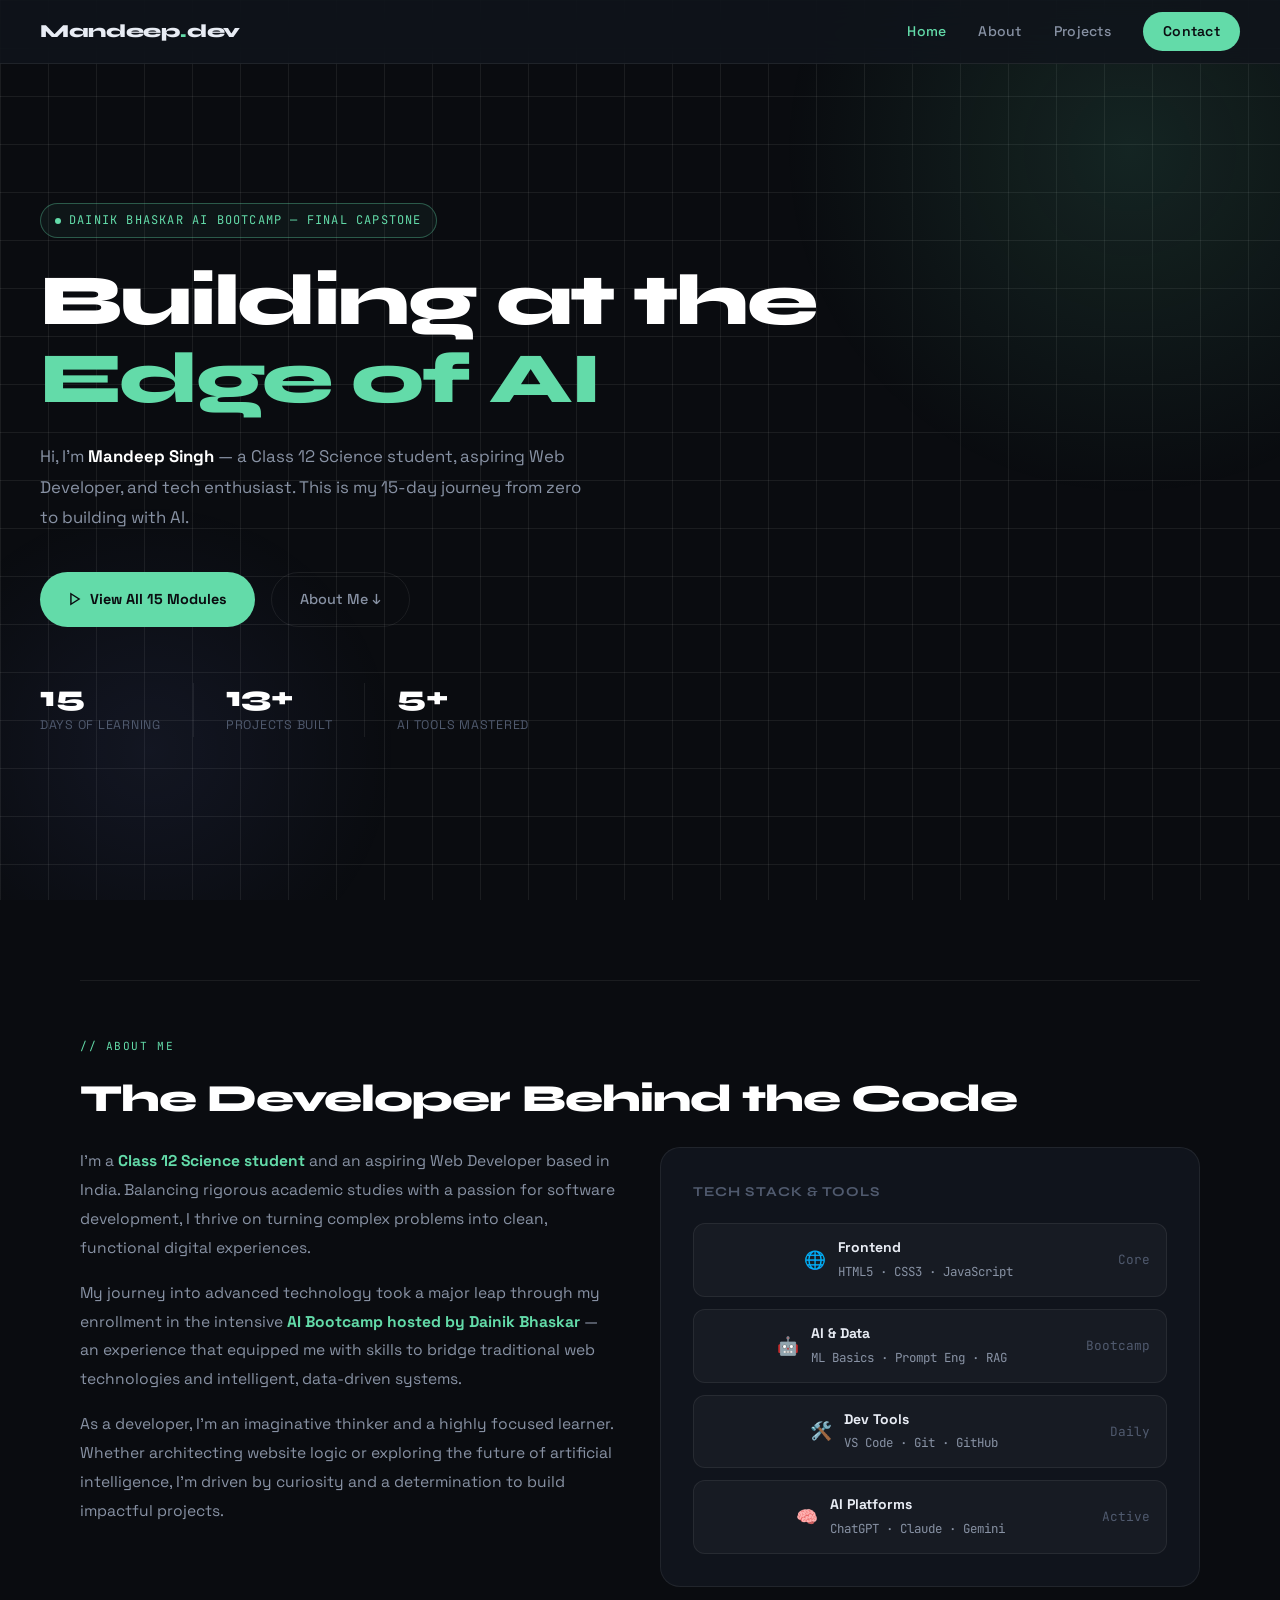
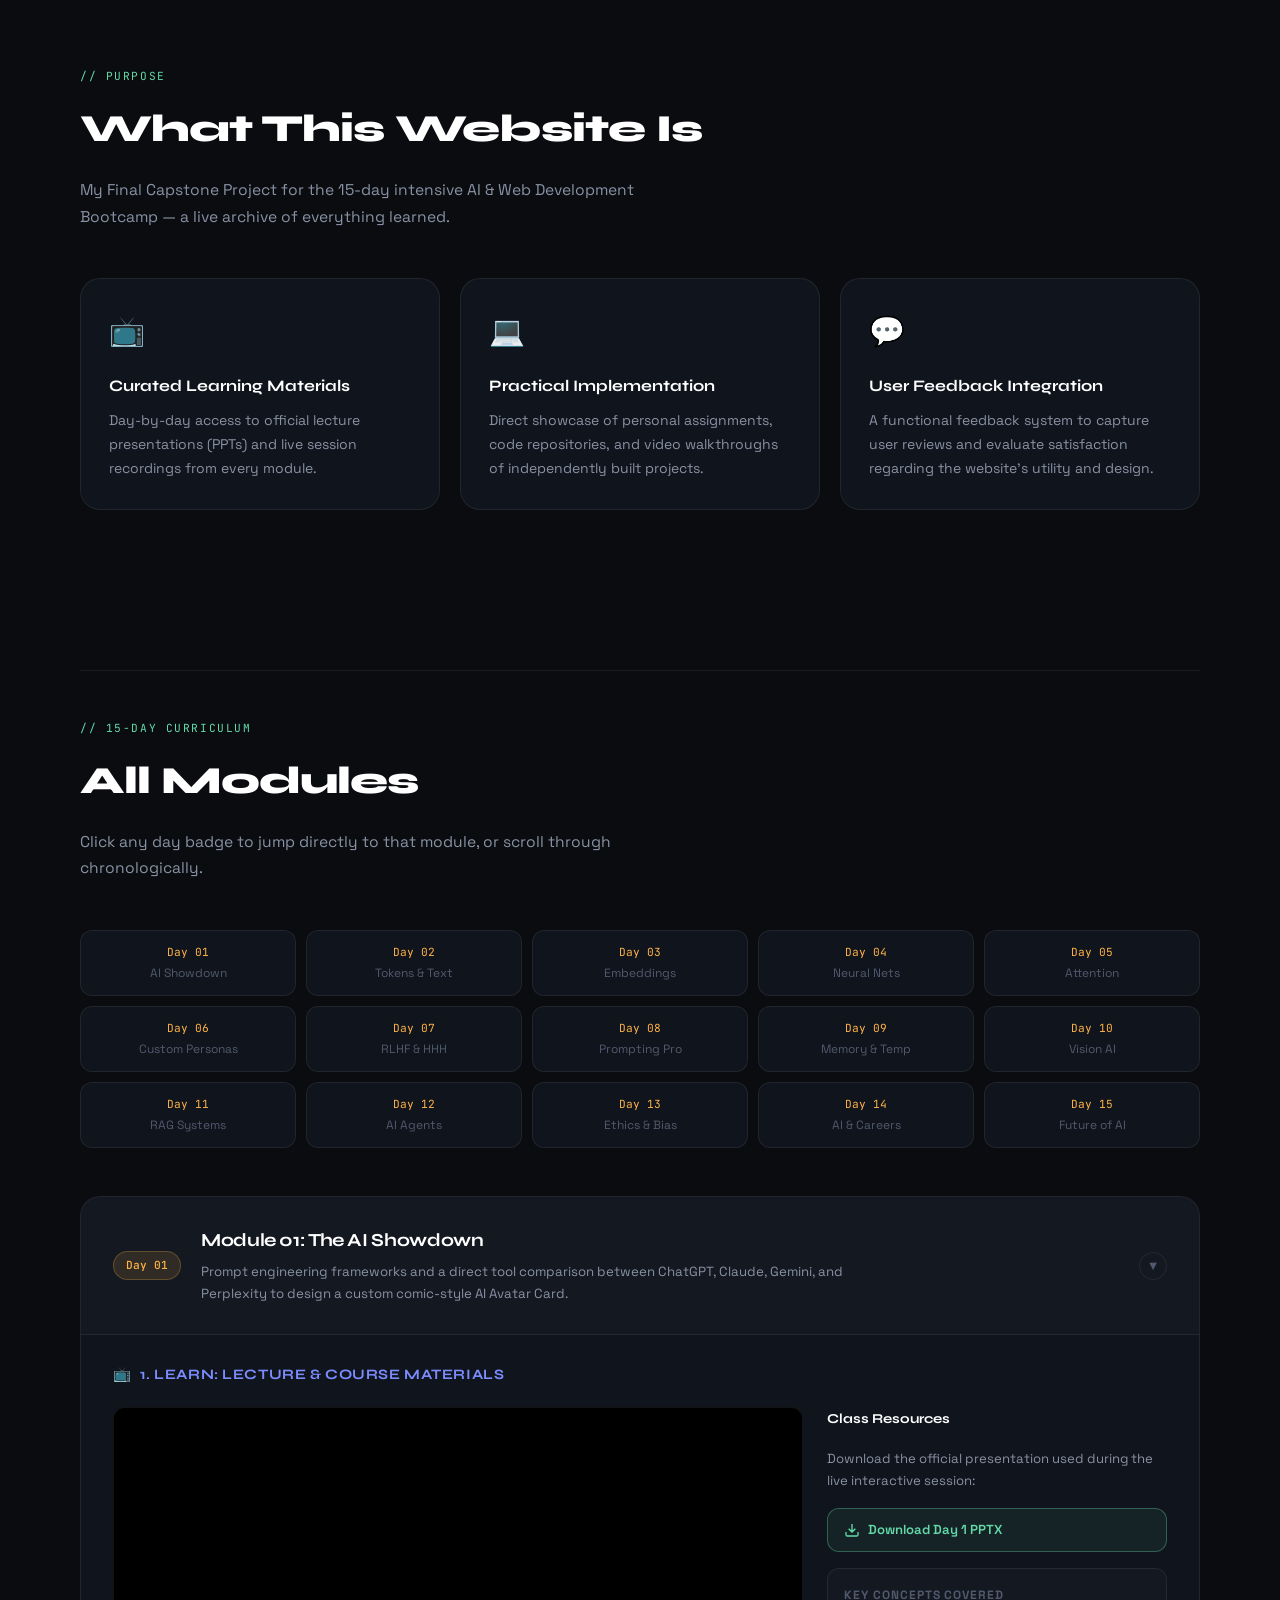
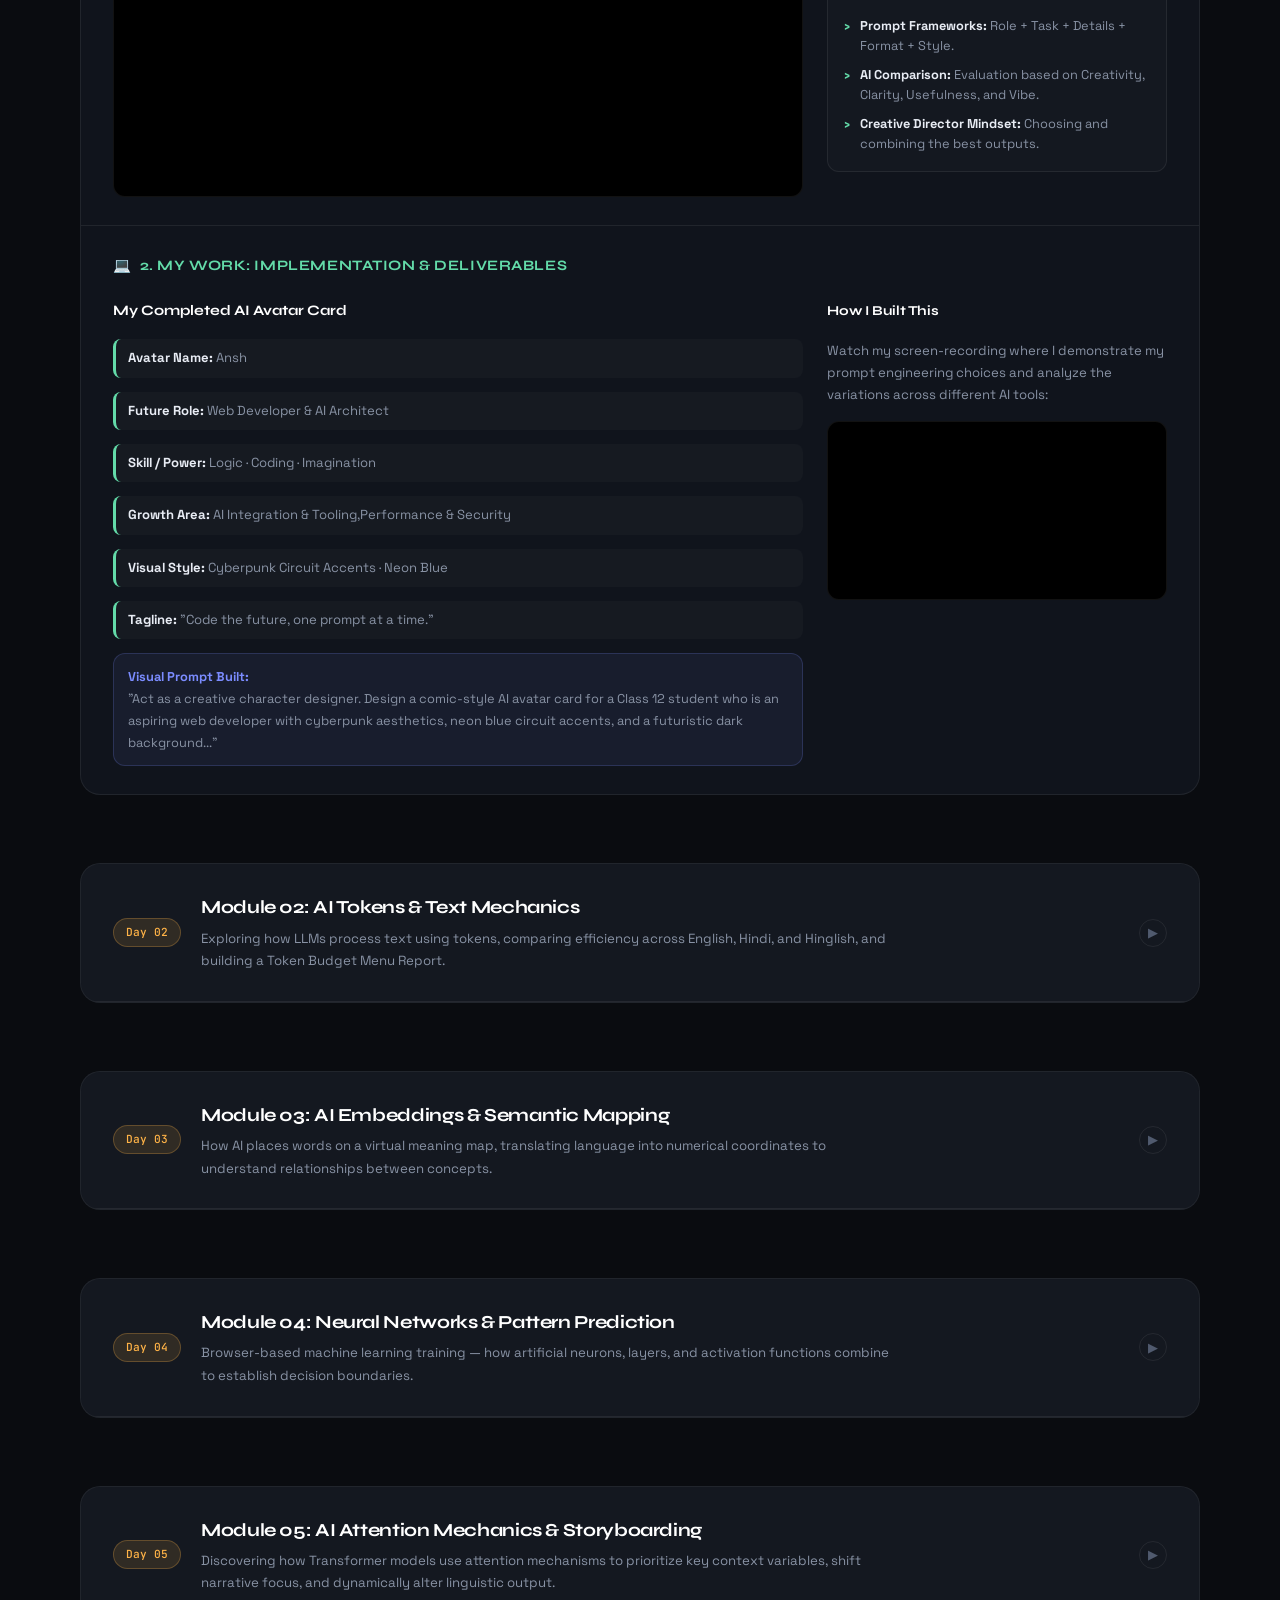
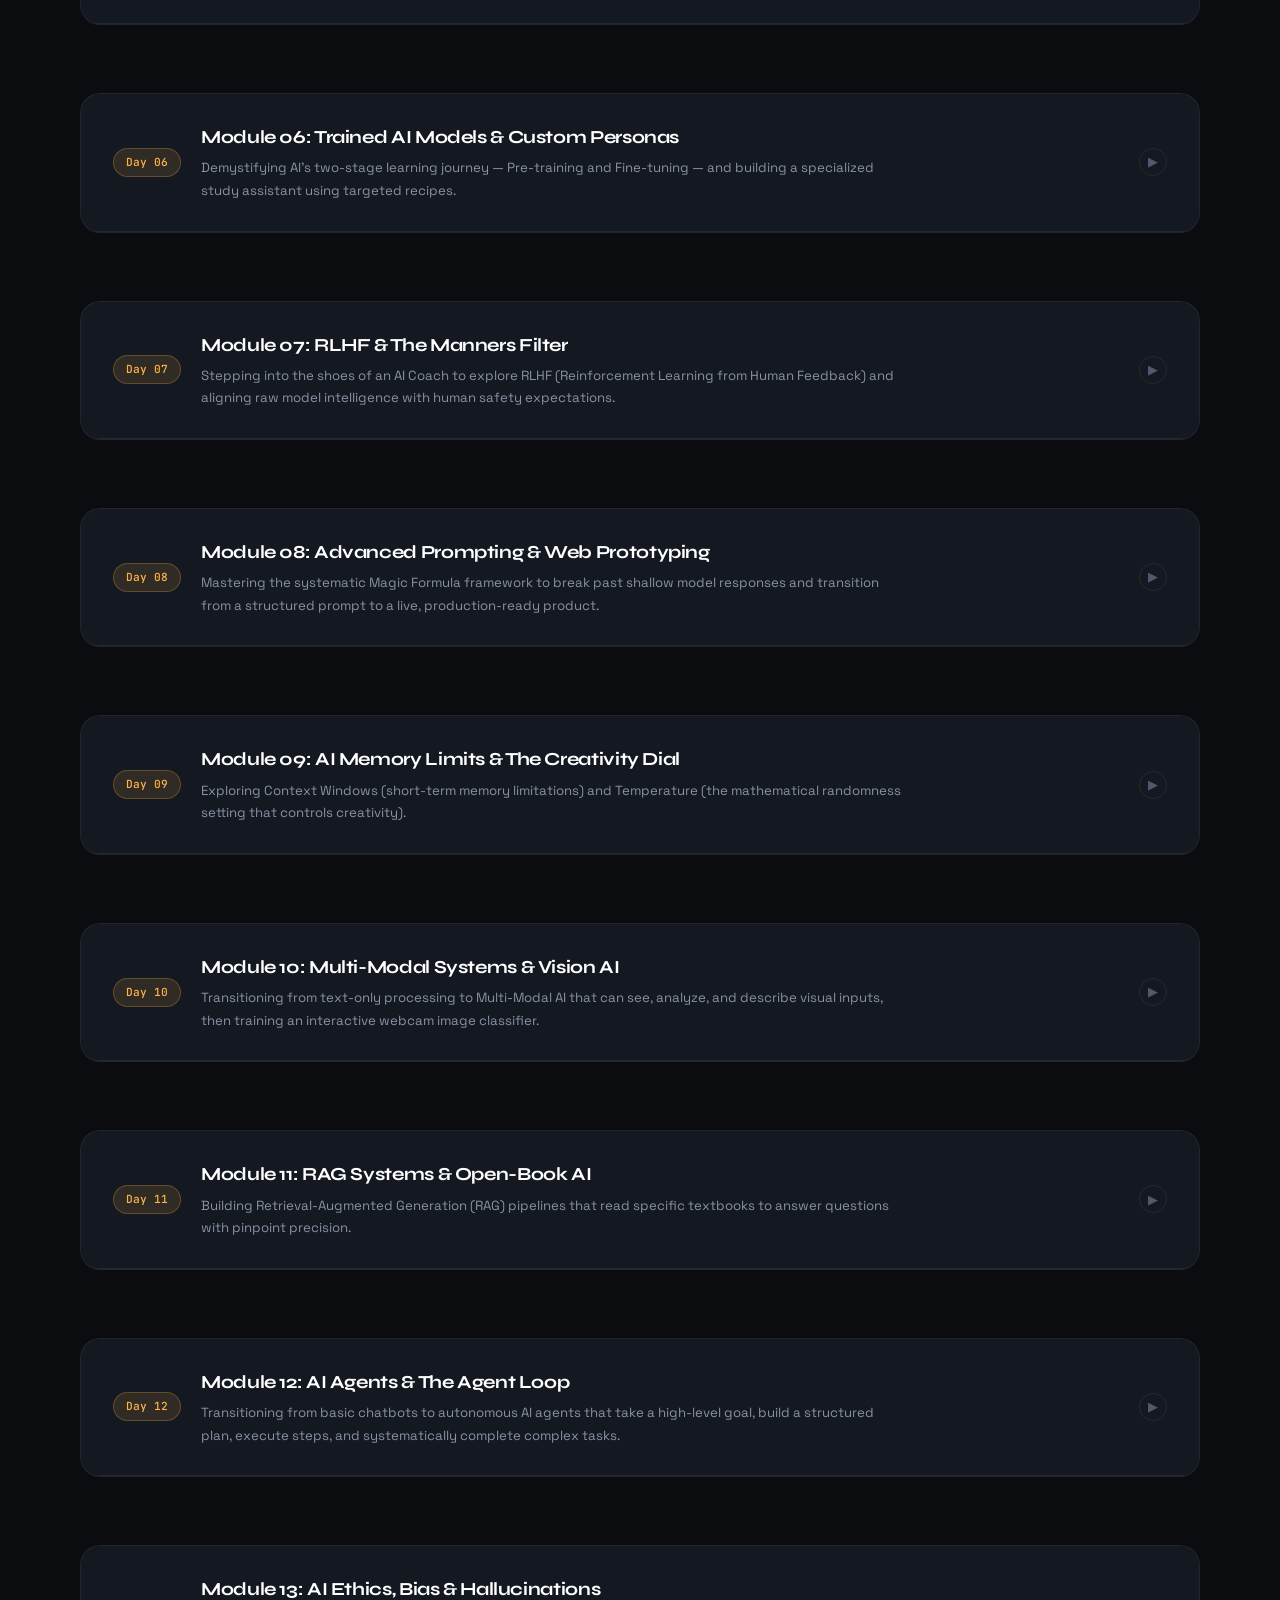
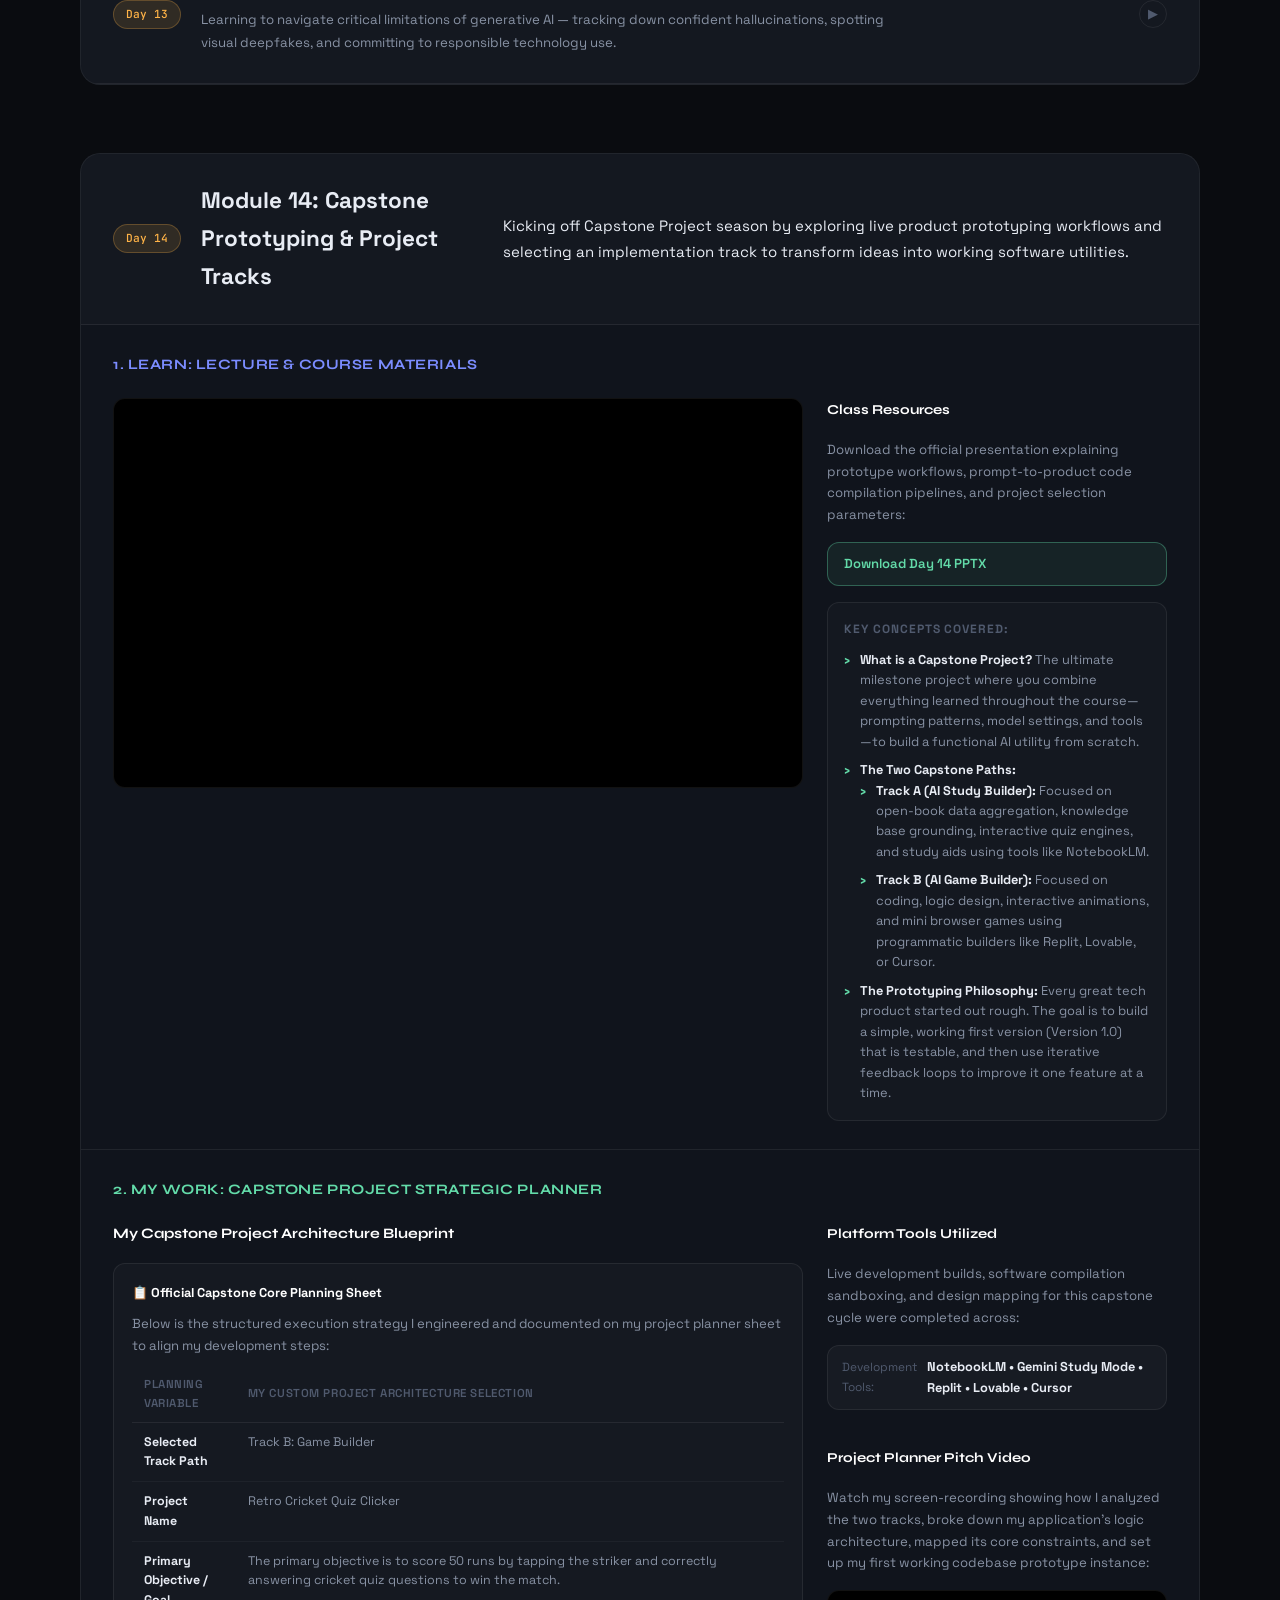
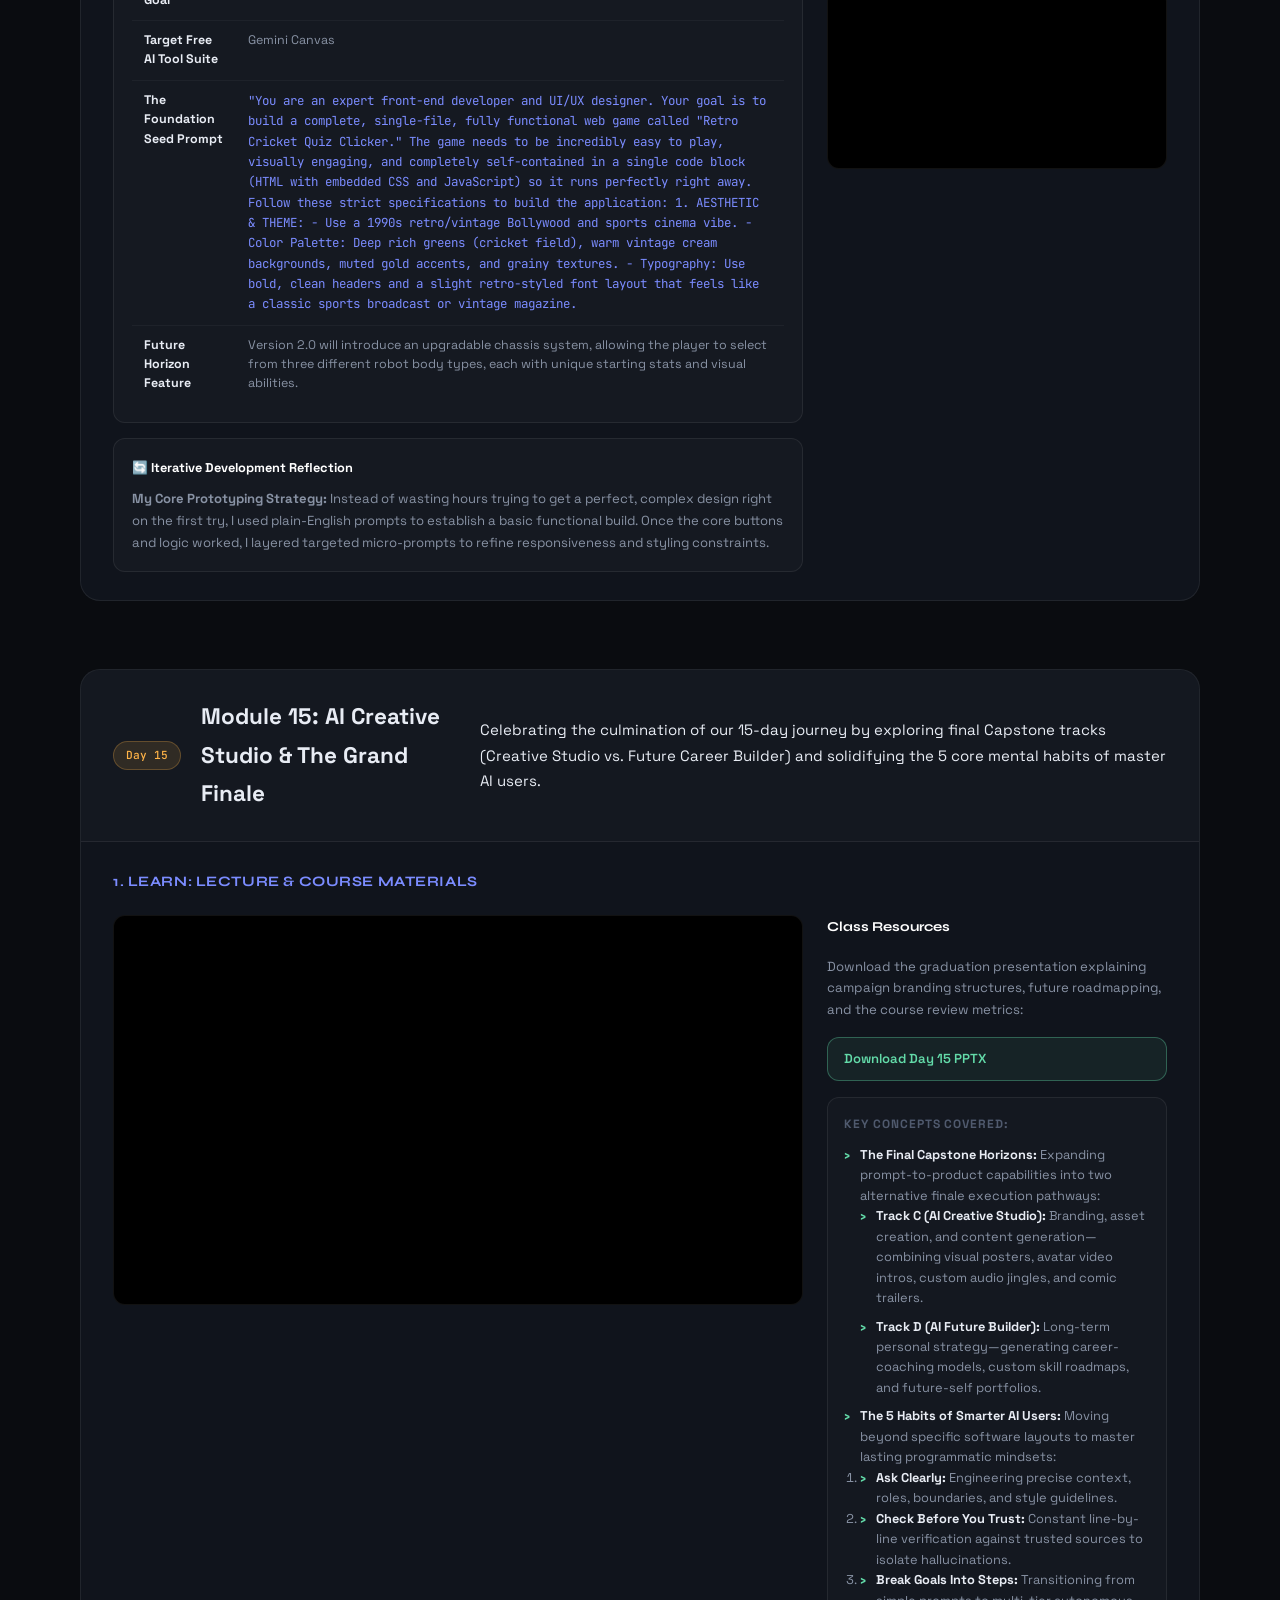
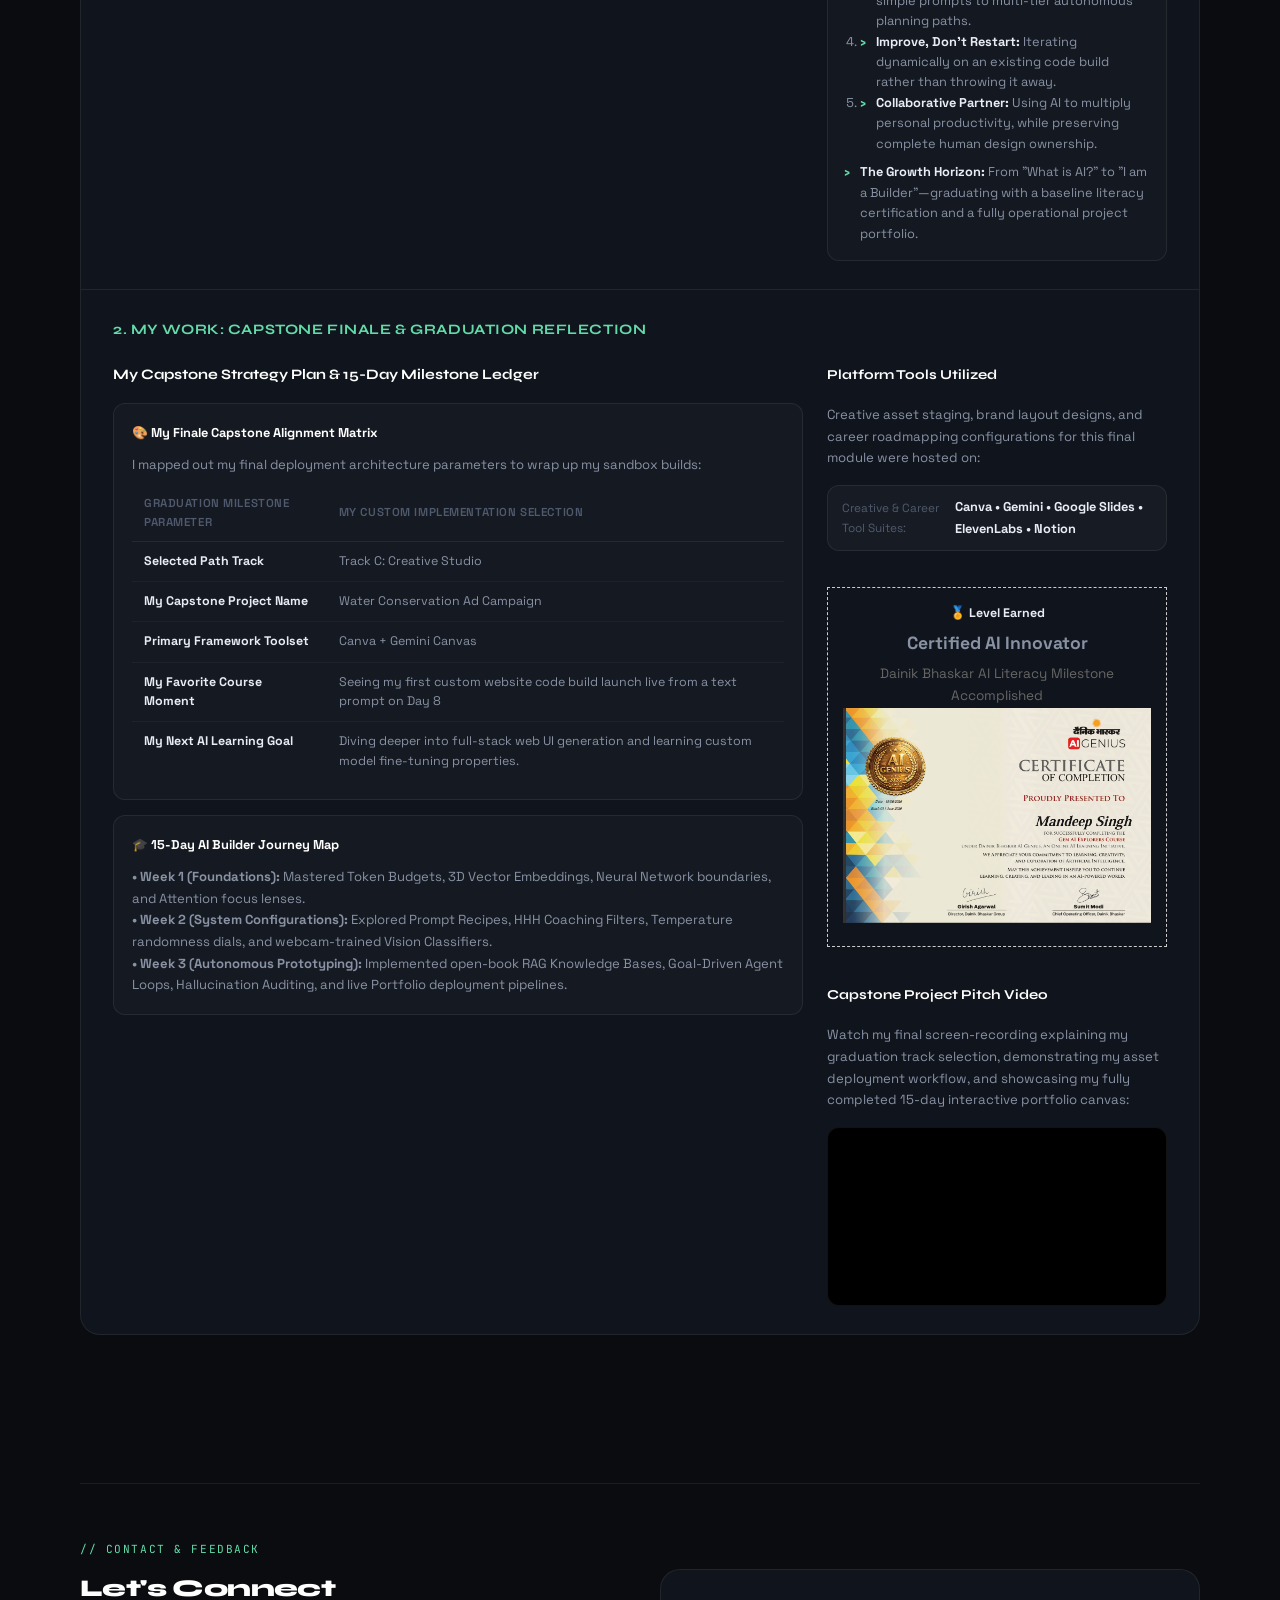
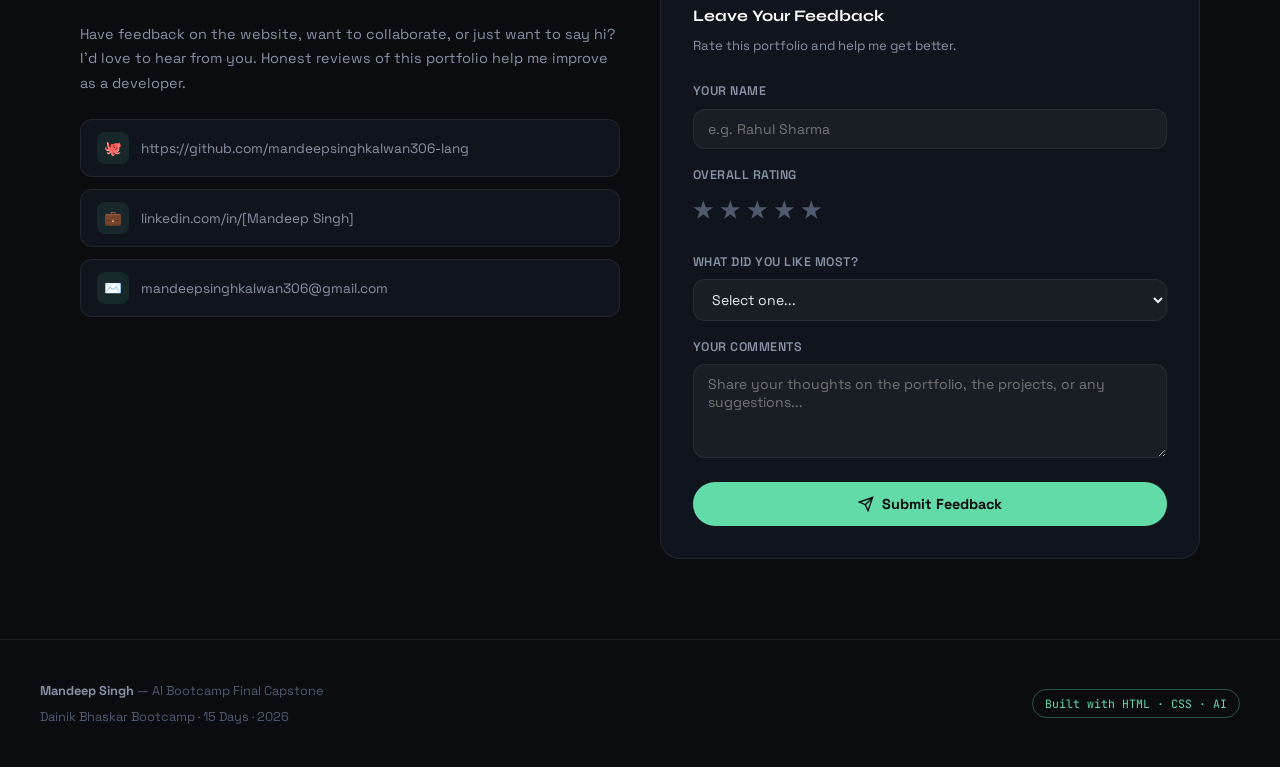
<file: index.html>
<!DOCTYPE html>
<html lang="en">

<head>
  <meta charset="UTF-8" />
  <meta name="viewport" content="width=device-width, initial-scale=1.0" />
  <title>Mandeep Singh — AI Bootcamp Portfolio</title>
  <link rel="preconnect" href="https://fonts.googleapis.com" />
  <link rel="preconnect" href="https://fonts.gstatic.com" crossorigin />
  <link
    href="https://fonts.googleapis.com/css2?family=Space+Grotesk:wght@300;400;500;600;700&family=JetBrains+Mono:wght@400;500&family=Syne:wght@700;800&display=swap"
    rel="stylesheet" />
  <link rel="stylesheet" href="style.css">

</head>

<body>

  <!-- ═══════════════════════════════════════
     NAVIGATION
═══════════════════════════════════════ -->
  <nav>
    <div class="nav-logo">Mandeep<span>.</span>dev</div>
    <div class="nav-links">
      <a href="#home">Home</a>
      <a href="#about">About</a>
      <a href="#project">Projects</a>
      <a href="#contact" class="nav-cta">Contact</a>
    </div>
  </nav>

  <!-- ═══════════════════════════════════════
     HERO
═══════════════════════════════════════ -->
  <section id="home">
    <div class="hero-glow"></div>
    <div class="hero-glow2"></div>
    <div class="hero-inner">
      <div class="hero-eyebrow">Dainik Bhaskar AI Bootcamp — Final Capstone</div>
      <h1 class="hero-title">
        Building at the<br />
        <span class="line-accent">Edge of AI</span>
      </h1>
      <p class="hero-desc">
        Hi, I'm <strong style="color:#fff">Mandeep Singh</strong> — a Class 12 Science student, aspiring Web Developer,
        and tech enthusiast. This is my 15-day journey from zero to building with AI.
      </p>
      <div class="hero-ctas">
        <a href="#project" class="btn-primary">
          <svg width="14" height="14" viewBox="0 0 24 24" fill="none" stroke="currentColor" stroke-width="2.5">
            <path d="M5 3l14 9-14 9V3z" />
          </svg>
          View All 15 Modules
        </a>
        <a href="#about" class="btn-ghost">About Me ↓</a>
      </div>
      <div class="hero-stats">
        <div class="stat-chip">
          <strong>15</strong>
          <span>Days of Learning</span>
        </div>
        <div class="stat-divider"></div>
        <div class="stat-chip">
          <strong>13+</strong>
          <span>Projects Built</span>
        </div>
        <div class="stat-divider"></div>
        <div class="stat-chip">
          <strong>5+</strong>
          <span>AI Tools Mastered</span>
        </div>
      </div>
    </div>
  </section>

  <!-- ═══════════════════════════════════════
     ABOUT
═══════════════════════════════════════ -->
  <section id="about">
    <div class="section-wrapper">
      <hr class="section-rule" style="margin-bottom:56px" />
      <div class="section-label">// About Me</div>
      <h2 class="section-title">The Developer Behind the Code</h2>
      <div class="about-grid">
        <div class="about-text">
          <p>
            I'm a <strong>Class 12 Science student</strong> and an aspiring Web Developer based in India.
            Balancing rigorous academic studies with a passion for software development, I thrive on turning
            complex problems into clean, functional digital experiences.
          </p>
          <p>
            My journey into advanced technology took a major leap through my enrollment in the intensive
            <strong>AI Bootcamp hosted by Dainik Bhaskar</strong> — an experience that equipped me with skills
            to bridge traditional web technologies and intelligent, data-driven systems.
          </p>
          <p>
            As a developer, I'm an imaginative thinker and a highly focused learner. Whether architecting
            website logic or exploring the future of artificial intelligence, I'm driven by curiosity and
            a determination to build impactful projects.
          </p>
        </div>
        <div class="about-card">
          <h4>Tech Stack &amp; Tools</h4>
          <div class="stack-list">
            <div class="stack-item">
              <span class="stack-icon">🌐</span>
              <div><strong>Frontend</strong><br /><span style="color:var(--text-muted);font-size:0.78rem">HTML5 · CSS3 ·
                  JavaScript</span></div>
              <span>Core</span>
            </div>
            <div class="stack-item">
              <span class="stack-icon">🤖</span>
              <div><strong>AI &amp; Data</strong><br /><span style="color:var(--text-muted);font-size:0.78rem">ML Basics
                  · Prompt Eng · RAG</span></div>
              <span>Bootcamp</span>
            </div>
            <div class="stack-item">
              <span class="stack-icon">🛠️</span>
              <div><strong>Dev Tools</strong><br /><span style="color:var(--text-muted);font-size:0.78rem">VS Code · Git
                  · GitHub</span></div>
              <span>Daily</span>
            </div>
            <div class="stack-item">
              <span class="stack-icon">🧠</span>
              <div><strong>AI Platforms</strong><br /><span style="color:var(--text-muted);font-size:0.78rem">ChatGPT ·
                  Claude · Gemini</span></div>
              <span>Active</span>
            </div>
          </div>
        </div>
      </div>
    </div>
  </section>

  <!-- Purpose -->
  <div class="section-wrapper" style="padding-top:0">
    <div class="section-label">// Purpose</div>
    <h2 class="section-title">What This Website Is</h2>
    <p class="section-desc">My Final Capstone Project for the 15-day intensive AI &amp; Web Development Bootcamp — a
      live archive of everything learned.</p>
    <div class="purpose-cards">
      <div class="purpose-card">
        <div class="card-icon">📺</div>
        <h4>Curated Learning Materials</h4>
        <p>Day-by-day access to official lecture presentations (PPTs) and live session recordings from every module.</p>
      </div>
      <div class="purpose-card">
        <div class="card-icon">💻</div>
        <h4>Practical Implementation</h4>
        <p>Direct showcase of personal assignments, code repositories, and video walkthroughs of independently built
          projects.</p>
      </div>
      <div class="purpose-card">
        <div class="card-icon">💬</div>
        <h4>User Feedback Integration</h4>
        <p>A functional feedback system to capture user reviews and evaluate satisfaction regarding the website's
          utility and design.</p>
      </div>
    </div>
  </div>

  <!-- ═══════════════════════════════════════
     PROJECTS — QUICK NAV
═══════════════════════════════════════ -->
  <section id="project">
    <div class="section-wrapper" style="padding-bottom:0">
      <hr class="section-rule" style="margin-bottom:48px" />
      <div class="section-label">// 15-Day Curriculum</div>
      <h2 class="section-title">All Modules</h2>
      <p class="section-desc">Click any day badge to jump directly to that module, or scroll through chronologically.
      </p>
    </div>

    <div class="project-nav">
      <div class="day-nav-grid">
        <a href="#day-1" class="day-nav-btn"><span class="num">Day 01</span>AI Showdown</a>
        <a href="#day-2" class="day-nav-btn"><span class="num">Day 02</span>Tokens &amp; Text</a>
        <a href="#day-3" class="day-nav-btn"><span class="num">Day 03</span>Embeddings</a>
        <a href="#day-4" class="day-nav-btn"><span class="num">Day 04</span>Neural Nets</a>
        <a href="#day-5" class="day-nav-btn"><span class="num">Day 05</span>Attention</a>
        <a href="#day-6" class="day-nav-btn"><span class="num">Day 06</span>Custom Personas</a>
        <a href="#day-7" class="day-nav-btn"><span class="num">Day 07</span>RLHF &amp; HHH</a>
        <a href="#day-8" class="day-nav-btn"><span class="num">Day 08</span>Prompting Pro</a>
        <a href="#day-9" class="day-nav-btn"><span class="num">Day 09</span>Memory &amp; Temp</a>
        <a href="#day-10" class="day-nav-btn"><span class="num">Day 10</span>Vision AI</a>
        <a href="#day-11" class="day-nav-btn"><span class="num">Day 11</span>RAG Systems</a>
        <a href="#day-12" class="day-nav-btn"><span class="num">Day 12</span>AI Agents</a>
        <a href="#day-13" class="day-nav-btn"><span class="num">Day 13</span>Ethics &amp; Bias</a>
        <a href="#day-14" class="day-nav-btn"><span class="num">Day 14</span>AI &amp; Careers</a>
        <a href="#day-15" class="day-nav-btn"><span class="num">Day 15</span>Future of AI</a>
      </div>
    </div>
  </section>

  <!-- ═══════════════════════════════════════
     DAY 1
═══════════════════════════════════════ -->
  <div class="day-section" id="day-1">
    <div class="day-container">
      <div class="day-header" onclick="toggleDay(this)">
        <span class="day-badge">Day 01</span>
        <div class="day-header-text">
          <h2>Module 01: The AI Showdown</h2>
          <p>Prompt engineering frameworks and a direct tool comparison between ChatGPT, Claude, Gemini, and Perplexity
            to design a custom comic-style AI Avatar Card.</p>
        </div>
        <div class="day-toggle">▼</div>
      </div>
      <div class="day-body">
        <div class="module-block learn-block">
          <h3><span class="icon">📺</span> 1. Learn: Lecture &amp; Course Materials</h3>
          <div class="learn-grid">
            <div class="video-wrapper">
              <iframe src="https://drive.google.com/file/d/1qLiy8hCmqhkdzD7mRZHz7JH0xZPxq_76/preview"
                allowfullscreen loading="lazy" ></iframe>
            </div>
            <div class="materials-sidebar">
              <h4>Class Resources</h4>
              <p>Download the official presentation used during the live interactive session:</p>
              <a href="Course2_day1.pptx" download class="download-btn">
                <svg width="16" height="16" viewBox="0 0 24 24" fill="none" stroke="currentColor" stroke-width="2">
                  <path d="M21 15v4a2 2 0 0 1-2 2H5a2 2 0 0 1-2-2v-4M7 10l5 5 5-5M12 15V3" />
                </svg>
                Download Day 1 PPTX
              </a>
              <div class="key-takeaways">
                <h5>Key Concepts Covered</h5>
                <ul>
                  <li><strong>Prompt Frameworks:</strong> Role + Task + Details + Format + Style.</li>
                  <li><strong>AI Comparison:</strong> Evaluation based on Creativity, Clarity, Usefulness, and Vibe.
                  </li>
                  <li><strong>Creative Director Mindset:</strong> Choosing and combining the best outputs.</li>
                </ul>
              </div>
            </div>
          </div>
        </div>
        <div class="module-block work-block">
          <h3><span class="icon">💻</span> 2. My Work: Implementation &amp; Deliverables</h3>
          <div class="work-grid">
            <div class="artifact-card">
              <h4>My Completed AI Avatar Card</h4>
              <div class="avatar-card-display">
                <div class="avatar-field"><strong>Avatar Name:</strong> Ansh </div>
                <div class="avatar-field"><strong>Future Role:</strong> Web Developer &amp; AI Architect</div>
                <div class="avatar-field"><strong>Skill / Power:</strong> Logic · Coding · Imagination</div>
                <div class="avatar-field"><strong>Growth Area:</strong> AI Integration & Tooling,Performance & Security
                </div>
                <div class="avatar-field"><strong>Visual Style:</strong> Cyberpunk Circuit Accents · Neon Blue</div>
                <div class="avatar-field"><strong>Tagline:</strong> "Code the future, one prompt at a time."</div>
                <div class="avatar-prompt">
                  <strong>Visual Prompt Built:</strong>
                  <p>"Act as a creative character designer. Design a comic-style AI avatar card for a Class 12 student
                    who is an aspiring web developer with cyberpunk aesthetics, neon blue circuit accents, and a
                    futuristic dark background..."</p>
                </div>
              </div>
            </div>
            <div class="walkthrough-sidebar">
              <h4>How I Built This</h4>
              <p>Watch my screen-recording where I demonstrate my prompt engineering choices and analyze the variations
                across different AI tools:</p>
              <div class="video-wrapper mini-video">
                <iframe src="https://drive.google.com/file/d/1XhlEQsciywZMgOnKrMsInbUCwq_8snU2/preview"  loading="lazy" ></iframe>
              </div>
            </div>
          </div>
        </div>
      </div>
    </div>
  </div>

  <!-- ═══════════════════════════════════════
     DAY 2
═══════════════════════════════════════ -->
  <div class="day-section" id="day-2">
    <div class="day-container">
      <div class="day-header" onclick="toggleDay(this)">
        <span class="day-badge">Day 02</span>
        <div class="day-header-text">
          <h2>Module 02: AI Tokens &amp; Text Mechanics</h2>
          <p>Exploring how LLMs process text using tokens, comparing efficiency across English, Hindi, and Hinglish, and
            building a Token Budget Menu Report.</p>
        </div>
        <div class="day-toggle">▼</div>
      </div>
      <div class="day-body">
        <div class="module-block learn-block">
          <h3><span class="icon">📺</span> 1. Learn: Lecture &amp; Course Materials</h3>
          <div class="learn-grid">
            <div class="video-wrapper">
              <iframe src="https://drive.google.com/file/d/1KCxzhHDxQNFLcjmw1g4IYizQELArEdyD/preview"
                allowfullscreen loading="lazy"></iframe>
            </div>
            <div class="materials-sidebar">
              <h4>Class Resources</h4>
              <p>Download the official presentation explaining tokenization mechanics and language cost comparisons:</p>
              <a href="Course2_day2.pptx" download class="download-btn">
                <svg width="16" height="16" viewBox="0 0 24 24" fill="none" stroke="currentColor" stroke-width="2">
                  <path d="M21 15v4a2 2 0 0 1-2 2H5a2 2 0 0 1-2-2v-4M7 10l5 5 5-5M12 15V3" />
                </svg>
                Download Day 2 PPTX
              </a>
              <div class="key-takeaways">
                <h5>Key Concepts Covered</h5>
                <ul>
                  <li><strong>What are Tokens?</strong> AI breaks text into small structural chunks, not full human
                    words.</li>
                  <li><strong>Language Cost Battle:</strong> Hindi script uses significantly more tokens than English
                    for the same meaning.</li>
                  <li><strong>The Efficiency Metric:</strong> Token counts directly impact processing speed, API costs,
                    and context limits.</li>
                </ul>
              </div>
            </div>
          </div>
        </div>
        <div class="module-block work-block">
          <h3><span class="icon">💻</span> 2. My Work: Token Laboratory &amp; Report</h3>
          <div class="work-grid">
            <div class="artifact-card">
              <h4>My Token Budget Menu Report</h4>
              <div class="token-report-display">
                <div class="experiment-box">
                  <h5>🧪 Experiment 1: Language Efficiency Test</h5>
                  <table class="token-table">
                    <thead>
                      <tr>
                        <th>Language</th>
                        <th>Sample Text</th>
                        <th>Token Count</th>
                      </tr>
                    </thead>
                    <tbody>
                      <tr>
                        <td><strong>English</strong></td>
                        <td>"The sun rises in the east."</td>
                        <td><span class="token-count lean">7 Tokens</span></td>
                      </tr>
                      <tr>
                        <td><strong>Hindi</strong></td>
                        <td>"सूरज पूर्व दिशा में उगता है।"</td>
                        <td><span class="token-count heavy">17 Tokens</span></td>
                      </tr>
                    </tbody>
                  </table>
                  <p class="experiment-note"><strong>Observation:</strong> Non-English scripts take more tokens because
                    the tokenizer fragments non-Latin characters into smaller structural sub-units.</p>
                </div>
                <div class="experiment-box">
                  <h5>✍️ Experiment 2: Stylistic Rewriting Challenge</h5>
                  <div class="prompt-variation">
                    <strong>Hinglish Dynamic:</strong>
                    <p class="code-font">"I love my city because it feels like home." — optimized into conversational
                      Hinglish context.</p>
                    <span class="token-meta">Tokens Optimized: 10 tokens </span>
                  </div>
                </div>
              </div>
            </div>
            <div class="walkthrough-sidebar">
              <h4>Platform Tools Utilized</h4>
              <p>I utilized the official OpenAI Tokenizer platform to evaluate text splits and measure token budgets:
              </p>
              <div class="tool-link-card">
                <span>External Sandbox:</span>
                <a href="https://platform.openai.com/tokenizer" target="_blank"
                  class="tool-url">platform.openai.com/tokenizer ↗</a>
              </div>
              <h4>Implementation Video</h4>
              <p>Watch my screen-recording of how I analyzed token generation metrics across names and custom phrases:
              </p>
              <div class="video-wrapper mini-video">
                <iframe src="https://drive.google.com/file/d/1BAykvd3DAjW3SrUhvNdd5YXyGlAN3ozp/preview" loading="lazy"></iframe>
              </div>
            </div>
          </div>
        </div>
      </div>
    </div>
  </div>

  <!-- ═══════════════════════════════════════
     DAY 3
═══════════════════════════════════════ -->
  <div class="day-section" id="day-3">
    <div class="day-container">
      <div class="day-header" onclick="toggleDay(this)">
        <span class="day-badge">Day 03</span>
        <div class="day-header-text">
          <h2>Module 03: AI Embeddings &amp; Semantic Mapping</h2>
          <p>How AI places words on a virtual meaning map, translating language into numerical coordinates to understand
            relationships between concepts.</p>
        </div>
        <div class="day-toggle">▼</div>
      </div>
      <div class="day-body">
        <div class="module-block learn-block">
          <h3><span class="icon">📺</span> 1. Learn: Lecture &amp; Course Materials</h3>
          <div class="learn-grid">
            <div class="video-wrapper">
              <iframe src="https://drive.google.com/file/d/1SYNHt772Uqbq5xMWnKhUiyinbr9ewMRO/preview"
                allowfullscreen loading="lazy"></iframe>
            </div>
            <div class="materials-sidebar">
              <h4>Class Resources</h4>
              <p>Download the official presentation explaining word addresses, vector strings, and cluster networks:</p>
              <a href="Course2_day3.pptx" download class="download-btn">
                <svg width="16" height="16" viewBox="0 0 24 24" fill="none" stroke="currentColor" stroke-width="2">
                  <path d="M21 15v4a2 2 0 0 1-2 2H5a2 2 0 0 1-2-2v-4M7 10l5 5 5-5M12 15V3" />
                </svg>
                Download Day 3 PPTX
              </a>
              <div class="key-takeaways">
                <h5>Key Concepts Covered</h5>
                <ul>
                  <li><strong>What Is an Embedding?</strong> A list of numbers that acts as a word's fixed address in a
                    multi-dimensional map. Similar words cluster close together.</li>
                  <li><strong>The Word Galaxy:</strong> Real embeddings use 300–1500 numbers per word, visualized in 3D
                    spaces with specialized tools.</li>
                  <li><strong>Keyword vs. Meaning Search:</strong> Keyword systems find exact matches; meaning search
                    connects related terms (e.g., 'biryani' surfaces pulao, dum rice).</li>
                  <li><strong>Everyday Integration:</strong> Powers YouTube recommendations, Spotify Discover Weekly,
                    Google search, and ChatGPT typo resolution.</li>
                </ul>
              </div>
            </div>
          </div>
        </div>
        <div class="module-block work-block">
          <h3><span class="icon">💻</span> 2. My Work: 3D Galaxy Laboratory &amp; Snapshot</h3>
          <div class="work-grid">
            <div class="artifact-card">
              <h4>My 3D Meaning Map Snapshot</h4>
              <div class="embedding-report-display">
                <div class="experiment-box">
                  <h5>🧪 Word Neighbourhood Game</h5>
                  <p>Using the TensorFlow Embedding Projector over the Word2Vec 10K dataset with the t-SNE algorithm to
                    map nearest semantic clusters.</p>
                  <table class="token-table">
                    <thead>
                      <tr>
                        <th>Target Word</th>
                        <th>Predicted Top Neighbors</th>
                        <th>Actual Nearest Neighbors (TF Projector)</th>
                      </tr>
                    </thead>
                    <tbody>
                      <tr>
                        <td><strong>Mumbai</strong></td>
                        <td>vada pav, beach, city, hotel, state</td>
                        <td>India, Delhi, karachi, Kerala, Tamil</td>
                      </tr>
                      <tr>
                        <td><strong>Anime</strong></td>
                        <td>Art, drawing, 3D, Manga, Japan </td>
                        <td>Manga, Animated, Animation, Gundam, Cartoon</td>
                      </tr>
                    </tbody>
                  </table>
                </div>
                <div class="experiment-box">
                  <h5>🌌 Project Takeaways</h5>
                  <p><strong>Vector Positioning:</strong> This exercise proved how algorithms map semantic closeness
                    without direct human supervision. This concept transitions directly into RAG (Retrieval-Augmented
                    Generation) explored on Day 11.</p>
                </div>
              </div>
            </div>
            <div class="walkthrough-sidebar">
              <h4>Platform Tools Utilized</h4>
              <p>Space clusters and coordinate visual mappings were built using:</p>
              <div class="tool-link-card">
                <span>External Canvas:</span>
                <a href="https://projector.tensorflow.org" target="_blank" class="tool-url">projector.tensorflow.org
                  ↗</a>
              </div>
              <h4>Implementation Video</h4>
              <p>Watch how I searched target words, rotated the 3D grid, and isolated semantic clusters:</p>
              <div class="video-wrapper mini-video">
                <iframe src="https://drive.google.com/file/d/1FxNIvZGFAzEPNn2_suthSfjQnj1gI1hJ/preview"  loading="lazy"></iframe>
              </div>
            </div>
          </div>
        </div>
      </div>
    </div>
  </div>

  <!-- ═══════════════════════════════════════
     DAY 4
═══════════════════════════════════════ -->
  <div class="day-section" id="day-4">
    <div class="day-container">
      <div class="day-header" onclick="toggleDay(this)">
        <span class="day-badge">Day 04</span>
        <div class="day-header-text">
          <h2>Module 04: Neural Networks &amp; Pattern Prediction</h2>
          <p>Browser-based machine learning training — how artificial neurons, layers, and activation functions combine
            to establish decision boundaries.</p>
        </div>
        <div class="day-toggle">▼</div>
      </div>
      <div class="day-body">
        <div class="module-block learn-block">
          <h3><span class="icon">📺</span> 1. Learn: Lecture &amp; Course Materials</h3>
          <div class="learn-grid">
            <div class="video-wrapper">
              <iframe src="https://drive.google.com/file/d/17ox8Z7IkSSNH5DWKFPRg1z3MufWjjyPd/preview"
                allowfullscreen loading="lazy"></iframe>
            </div>
            <div class="materials-sidebar">
              <h4>Class Resources</h4>
              <p>Download the official presentation introducing network nodes, training feedback loops, and boundaries:
              </p>
              <a href="Course2_day4.pptx" download class="download-btn">
                <svg width="16" height="16" viewBox="0 0 24 24" fill="none" stroke="currentColor" stroke-width="2">
                  <path d="M21 15v4a2 2 0 0 1-2 2H5a2 2 0 0 1-2-2v-4M7 10l5 5 5-5M12 15V3" />
                </svg>
                Download Day 4 PPTX
              </a>
              <div class="key-takeaways">
                <h5>Key Concepts Covered</h5>
                <ul>
                  <li><strong>Training vs. Inference:</strong> Training is the loop of guess → check → adjust. Inference
                    is using the trained model to answer new questions.</li>
                  <li><strong>Anatomy of a Network:</strong> Neurons stacked into Layers. More hidden layers handle
                    harder visual configurations.</li>
                  <li><strong>Decision Boundary:</strong> The geometric line where AI switches its classification
                    prediction.</li>
                  <li><strong>Hyperparameters:</strong> Neuron count, hidden layers, activation functions (ReLU,
                    Sigmoid, Tanh), and training epochs.</li>
                </ul>
              </div>
            </div>
          </div>
        </div>
        <div class="module-block work-block">
          <h3><span class="icon">💻</span> 2. My Work: Browser Training Canvas &amp; Report</h3>
          <div class="work-grid">
            <div class="artifact-card">
              <h4>My AI Pattern Predictor Report</h4>
              <div class="network-report-display">
                <div class="experiment-box">
                  <h5>🧪 Neural Simulation Parameters</h5>
                  <table class="token-table">
                    <thead>
                      <tr>
                        <th>Experiment Metric</th>
                        <th>Configuration Value</th>
                      </tr>
                    </thead>
                    <tbody>
                      <tr>
                        <td><strong>Dataset Selection</strong></td>
                        <td>Circle</td>
                      </tr>
                      <tr>
                        <td><strong>Hidden Layers</strong></td>
                        <td>3</td>
                      </tr>
                      <tr>
                        <td><strong>Neurons per Layer</strong></td>
                        <td>5 neuron</td>
                      </tr>
                      <tr>
                        <td><strong>Activation Function</strong></td>
                        <td>Tanh</td>
                      </tr>
                    </tbody>
                  </table>
                </div>
                <div class="experiment-box">
                  <h5>📈 Optimization &amp; Decision Boundary Insights</h5>
                  <p><strong>My Model Learned By:</strong> "My model learned by iteratively adjusting its weights over
                    time, allowing the 3 hidden layers and Tanh activation function to smoothly curve the decision
                    boundary into a precise circle that cleanly encapsulates the inner dataset without any
                    misclassifications."</p>
                </div>
              </div>
            </div>
            <div class="walkthrough-sidebar">
              <h4>Platform Tools Utilized</h4>
              <div class="tool-link-card">
                <span>External Simulator:</span>
                <a href="https://playground.tensorflow.org" target="_blank" class="tool-url">playground.tensorflow.org
                  ↗</a>
              </div>
              <h4>Model Optimization Walkthrough Video</h4>
              <p>Watch how I configured the dataset, ran the live training epoch loop, and watched the decision boundary
                fit the data:</p>
              <div class="video-wrapper mini-video">
                <iframe src="https://drive.google.com/file/d/1zTY-LdLdbWEHJi56eEUSeNz9uH17HetR/preview" loading="lazy"></iframe>
              </div>
            </div>
          </div>
        </div>
      </div>
    </div>
  </div>

  <!-- ═══════════════════════════════════════
     DAY 5
═══════════════════════════════════════ -->
  <div class="day-section" id="day-5">
    <div class="day-container">
      <div class="day-header" onclick="toggleDay(this)">
        <span class="day-badge">Day 05</span>
        <div class="day-header-text">
          <h2>Module 05: AI Attention Mechanics &amp; Storyboarding</h2>
          <p>Discovering how Transformer models use attention mechanisms to prioritize key context variables, shift
            narrative focus, and dynamically alter linguistic output.</p>
        </div>
        <div class="day-toggle">▼</div>
      </div>
      <div class="day-body">
        <div class="module-block learn-block">
          <h3><span class="icon">📺</span> 1. Learn: Lecture &amp; Course Materials</h3>
          <div class="learn-grid">
            <div class="video-wrapper">
              <iframe src="https://drive.google.com/file/d/1IqumLsXx8c4-mbGh6lfnx8yswhvIqvlR/preview"
                allowfullscreen loading="lazy"></iframe>
            </div>
            <div class="materials-sidebar">
              <h4>Class Resources</h4>
              <a href="Course2_Module5.pptx" download class="download-btn">
                <svg width="16" height="16" viewBox="0 0 24 24" fill="none" stroke="currentColor" stroke-width="2">
                  <path d="M21 15v4a2 2 0 0 1-2 2H5a2 2 0 0 1-2-2v-4M7 10l5 5 5-5M12 15V3" />
                </svg>
                Download Day 5 PPTX
              </a>
              <div class="key-takeaways">
                <h5>Key Concepts Covered</h5>
                <ul>
                  <li><strong>What is AI Attention?</strong> LLMs don't treat all words equally — attention acts like a
                    camera focus lens, sharpening critical ideas while blurring background elements.</li>
                  <li><strong>Cross-sentence Context:</strong> In "Riya dropped the glass because it was slippery,"
                    attention connects "it" directly back to "glass."</li>
                  <li><strong>Same Input, Different Focus:</strong> Directing the AI to concentrate on specific clusters
                    changes tone, structure, and outcome.</li>
                </ul>
              </div>
            </div>
          </div>
        </div>
        <div class="module-block work-block">
          <h3><span class="icon">💻</span> 2. My Work: AI Focus Lens Storyboard</h3>
          <div class="work-grid">
            <div class="artifact-card">
              <h4>My AI Focus Lens Storyboard Matrix</h4>
              <div class="storyboard-display">
                <div class="experiment-box">
                  <h5>📝 The Starting Prompt Framework</h5>
                  <p class="code-font">"A student is walking home after school. It starts raining. He sees an old man
                    struggling to cross the road, a lost puppy near a shop, and a science exhibition poster on a wall."
                  </p>
                </div>
                <div class="experiment-box">
                  <h5>🎬 Attention Lens Variations</h5>
                  <table class="token-table">
                    <thead>
                      <tr>
                        <th>Selected Focus Lens</th>
                        <th>Elements Weighted by AI</th>
                        <th>Resulting Narrative Style</th>
                      </tr>
                    </thead>
                    <tbody>
                      <tr>
                        <td><strong>Emotion Focus</strong></td>
                        <td>Wet uniform, heavy schoolbag, tired, dark road</td>
                        <td>Atmospheric, deeply psychological, moody</td>
                      </tr>
                      <tr>
                        <td><strong>Action Focus</strong></td>
                        <td>Traffic patterns, step forward, raised hand, vehicle stops</td>
                        <td>Fast-paced, energetic, movement-oriented</td>
                      </tr>
                      <tr>
                        <td><strong>Mystery / Curiosity</strong></td>
                        <td>Science exhibition poster details, wall placement</td>
                        <td>Suspenseful, questioning, intellectual</td>
                      </tr>
                      <tr>
                        <td><strong>Kindness Focus</strong></td>
                        <td>Helping old man, lost puppy shelter, community care</td>
                        <td>Warm, empathetic, inspirational, reflective</td>
                      </tr>
                    </tbody>
                  </table>
                </div>
                <div class="experiment-box">
                  <h5>💡 Core Architectural Reflection</h5>
                  <p>AI focused on the poster made the story mysterious, while focusing on kindness made it warm. This
                    proves that creative directors must manage an application's structural focus coordinates to ensure
                    reliable outputs.</p>
                </div>
              </div>
            </div>
            <div class="walkthrough-sidebar">
              <h4>Platform Tools Utilized</h4>
              <div class="tool-link-card"><span>LLM Environments:</span><strong>ChatGPT · Claude · Gemini</strong></div>
              <h4>Storyboard Validation Video</h4>
              <div class="video-wrapper mini-video">
                <iframe src="https://drive.google.com/file/d/1z23YzkUwvPvTD0bN1zsDVMLPO2durBHI/preview"  loading="lazy"></iframe>
              </div>
            </div>
          </div>
        </div>
      </div>
    </div>
  </div>

  <!-- ═══════════════════════════════════════
     DAY 6
═══════════════════════════════════════ -->
  <div class="day-section" id="day-6">
    <div class="day-container">
      <div class="day-header" onclick="toggleDay(this)">
        <span class="day-badge">Day 06</span>
        <div class="day-header-text">
          <h2>Module 06: Trained AI Models &amp; Custom Personas</h2>
          <p>Demystifying AI's two-stage learning journey — Pre-training and Fine-tuning — and building a specialized
            study assistant using targeted recipes.</p>
        </div>
        <div class="day-toggle">▼</div>
      </div>
      <div class="day-body">
        <div class="module-block learn-block">
          <h3><span class="icon">📺</span> 1. Learn: Lecture &amp; Course Materials</h3>
          <div class="learn-grid">
            <div class="video-wrapper">
              <iframe src="https://drive.google.com/file/d/1_U4TY2KQGKED_JZDf4Lg7WLL5oBaPR8I/preview"
                allowfullscreen loading="lazy"></iframe>
            </div>
            <div class="materials-sidebar">
              <h4>Class Resources</h4>
              <a href="Course2_Module6.pptx" download class="download-btn">
                <svg width="16" height="16" viewBox="0 0 24 24" fill="none" stroke="currentColor" stroke-width="2">
                  <path d="M21 15v4a2 2 0 0 1-2 2H5a2 2 0 0 1-2-2v-4M7 10l5 5 5-5M12 15V3" />
                </svg>
                Download Day 6 PPTX
              </a>
              <div class="key-takeaways">
                <h5>Key Concepts Covered</h5>
                <ul>
                  <li><strong>Pre-Training (School Phase):</strong> AI reads massive datasets — Wikipedia, books,
                    articles, code — to build its general brain and factual baseline.</li>
                  <li><strong>Fine-Tuning (College Phase):</strong> The general model is trained on specific curated
                    datasets to excel at one particular job.</li>
                  <li><strong>The System Recipe:</strong> The "Same Brain" can adapt to completely "Different Jobs"
                    based on background instructions, tone constraints, and behavioral rules.</li>
                </ul>
              </div>
            </div>
          </div>
        </div>
        <div class="module-block work-block">
          <h3><span class="icon">💻</span> 2. My Work: Custom AI Study Assistant</h3>
          <div class="work-grid">
            <div class="artifact-card">
              <h4>My Configured AI Study Assistant</h4>
              <div class="tutor-recipe-display">
                <div class="experiment-box">
                  <h5>⚙️ The Master Persona Prompt Recipe</h5>
                  <div class="code-font">"You are a Maths tutor. You teach Class 10 students. Your style is Hinglish,
                    friendly, and patient. Always provide exactly one real-life example. If a student makes a mistake,
                    gently correct them and explain the underlying logic. Never provide the direct answer first; always
                    guide them with a helpful hint. Format your output step-by-step with a maximum limit of 150 words."
                  </div>
                </div>
                <div class="experiment-box">
                  <h5>🎭 Persona Testing Log: Same Brain, Alternative Jobs</h5>
                  <table class="token-table">
                    <thead>
                      <tr>
                        <th>Persona Applied</th>
                        <th>Instructional Focus</th>
                        <th>Resulting Tone &amp; Output</th>
                      </tr>
                    </thead>
                    <tbody>
                      <tr>
                        <td><strong>Philosopher</strong></td>
                        <td>Link observations to deep life lessons; end with thought-provoking questions.</td>
                        <td>Reflective, deep, abstract, and slow-paced.</td>
                      </tr>
                      <tr>
                        <td><strong>Custom Persona</strong></td>
                        <td>Science teacher</td>
                        <td>kind and friendly, gives hint on the topic and then explain them with ease, teaches in hindi
                          and english as well </td>
                      </tr>
                    </tbody>
                  </table>
                </div>
              </div>
            </div>
            <div class="walkthrough-sidebar">
              <h4>Platform Tools Utilized</h4>
              <div class="tool-link-card"><span>Developer Sandbox:</span><a href="https://aistudio.google.com"
                  target="_blank" class="tool-url">aistudio.google.com ↗</a></div>
              <h4>System Validation Video</h4>
              <div class="video-wrapper mini-video">
                <iframe src="https://drive.google.com/file/d/1IRZ7j1FSva-gyqhYgQTQdtn7XcSdWRVT/preview" loading="lazy"></iframe>
              </div>
            </div>
          </div>
        </div>
      </div>
    </div>
  </div>

  <!-- ═══════════════════════════════════════
     DAY 7
═══════════════════════════════════════ -->
  <div class="day-section" id="day-7">
    <div class="day-container">
      <div class="day-header" onclick="toggleDay(this)">
        <span class="day-badge">Day 07</span>
        <div class="day-header-text">
          <h2>Module 07: RLHF &amp; The Manners Filter</h2>
          <p>Stepping into the shoes of an AI Coach to explore RLHF (Reinforcement Learning from Human Feedback) and
            aligning raw model intelligence with human safety expectations.</p>
        </div>
        <div class="day-toggle">▼</div>
      </div>
      <div class="day-body">
        <div class="module-block learn-block">
          <h3><span class="icon">📺</span> 1. Learn: Lecture &amp; Course Materials</h3>
          <div class="learn-grid">
            <div class="video-wrapper">
              <iframe src="https://drive.google.com/file/d/1nqJjqWjdY7kEP-XqgfOPPYlIggcR2roF/preview"
                allowfullscreen loading="lazy"></iframe>
            </div>
            <div class="materials-sidebar">
              <h4>Class Resources</h4>
              <a href="Course2_Module7.pptx" download class="download-btn">
                <svg width="16" height="16" viewBox="0 0 24 24" fill="none" stroke="currentColor" stroke-width="2">
                  <path d="M21 15v4a2 2 0 0 1-2 2H5a2 2 0 0 1-2-2v-4M7 10l5 5 5-5M12 15V3" />
                </svg>
                Download Day 7 PPTX
              </a>
              <div class="key-takeaways">
                <h5>Key Concepts Covered</h5>
                <ul>
                  <li><strong>What is RLHF?</strong> Human trainers rank alternative model attempts, teaching the system
                    to choose better outputs over time.</li>
                  <li><strong>The HHH Quality Filter:</strong> Helpful (solves the problem), Harmless (safe and
                    respectful), Honest (accurate, admits limitations).</li>
                  <li><strong>Algorithmic Overlap:</strong> Human preference loops mirror recommendation systems on
                    YouTube and Instagram — interaction choices guide systemic priorities.</li>
                </ul>
              </div>
            </div>
          </div>
        </div>
        <div class="module-block work-block">
          <h3><span class="icon">💻</span> 2. My Work: AI Champions League Evaluation Log</h3>
          <div class="work-grid">
            <div class="artifact-card">
              <h4>My Response Quality Evaluation Log</h4>
              <div class="evaluation-display">
                <div class="experiment-box">
                  <h5>🧪 Case Study: "How can I improve my memory for exams?"</h5>
                  <table class="token-table">
                    <thead>
                      <tr>
                        <th>Response Option</th>
                        <th>Tone &amp; Content</th>
                        <th>HHH Audit Score</th>
                      </tr>
                    </thead>
                    <tbody>
                      <tr>
                        <td><strong>Option 1 (Technical)</strong></td>
                        <td>Spaced repetition and active recall methods — heavy scientific terminology.</td>
                        <td><span class="badge score-good">Passed</span> — Helpful &amp; Honest, but highly academic.
                        </td>
                      </tr>
                      <tr>
                        <td><strong>Option 2 (Generic)</strong></td>
                        <td>"Just study harder and stay focused. You can do it!"</td>
                        <td><span class="badge score-bad">Failed</span> — Zero actionable methods.</td>
                      </tr>
                      <tr>
                        <td><strong>Option 3 (Practical)</strong></td>
                        <td>Actionable tips with relatable examples (e.g., teach a topic to a friend).</td>
                        <td><span class="badge score-best">Winner</span> — Balanced across all HHH criteria.</td>
                      </tr>
                    </tbody>
                  </table>
                </div>
                <div class="experiment-box">
                  <h5>✍️ My Personal Coaching Style Summary</h5>
                  <ul>
                    <li><strong>What I Value Most:</strong> Clarity, step-by-step breakdowns, conversational tone,
                      directness</li>
                    <li><strong>What I Down-Vote:</strong> Repetitive filler text, robotic language, preachy or overly
                      long descriptions</li>
                  </ul>
                </div>
              </div>
            </div>
            <div class="walkthrough-sidebar">
              <h4>Platform Tools Utilized</h4>
              <div class="tool-link-card"><span>Evaluation Sandboxes:</span><strong>ChatGPT · Gemini · Claude ·
                  Perplexity</strong></div>
              <h4>Evaluation Walkthrough Video</h4>
              <div class="video-wrapper mini-video">
                <iframe src="https://drive.google.com/file/d/1M7GauZsqick8eiMpNxdXoASFum7-mxUf/preview"  loading="lazy"></iframe>
              </div>
            </div>
          </div>
        </div>
      </div>
    </div>
  </div>

  <!-- ═══════════════════════════════════════
     DAY 8
═══════════════════════════════════════ -->
  <div class="day-section" id="day-8">
    <div class="day-container">
      <div class="day-header" onclick="toggleDay(this)">
        <span class="day-badge">Day 08</span>
        <div class="day-header-text">
          <h2>Module 08: Advanced Prompting &amp; Web Prototyping</h2>
          <p>Mastering the systematic Magic Formula framework to break past shallow model responses and transition from
            a structured prompt to a live, production-ready product.</p>
        </div>
        <div class="day-toggle">▼</div>
      </div>
      <div class="day-body">
        <div class="module-block learn-block">
          <h3><span class="icon">📺</span> 1. Learn: Lecture &amp; Course Materials</h3>
          <div class="learn-grid">
            <div class="video-wrapper">
              <iframe src="https://drive.google.com/file/d/1Bq05cDC6gJ6-vPH3YI9KuPTypj5PfPMe/preview"
                allowfullscreen loading="lazy"></iframe>
            </div>
            <div class="materials-sidebar">
              <h4>Class Resources</h4>
              <a href="Course2_day8.pptx" download class="download-btn">
                <svg width="16" height="16" viewBox="0 0 24 24" fill="none" stroke="currentColor" stroke-width="2">
                  <path d="M21 15v4a2 2 0 0 1-2 2H5a2 2 0 0 1-2-2v-4M7 10l5 5 5-5M12 15V3" />
                </svg>
                Download Day 8 PPTX
              </a>
              <div class="key-takeaways">
                <h5>Key Concepts Covered</h5>
                <ul>
                  <li><strong>The Magic Formula:</strong> WHO (Persona) + WHAT (Task) + HOW (Execution) + STYLE
                    (Formatting &amp; Tone).</li>
                  <li><strong>Role Pattern:</strong> Forcing the engine to emulate a specialized expert before compiling
                    answers.</li>
                  <li><strong>Examples Pattern:</strong> Providing explicit reference benchmarks to lock in structural
                    output expectations.</li>
                  <li><strong>Iterative Pattern:</strong> Refining code continuously using follow-up prompts instead of
                    seeking perfection on the first try.</li>
                </ul>
              </div>
            </div>
          </div>
        </div>
        <div class="module-block work-block">
          <h3><span class="icon">💻</span> 2. My Work: Prompt Makeover Lab &amp; Mini Portfolio</h3>
          <div class="work-grid">
            <div class="artifact-card">
              <h4>My System Engineering &amp; Portfolio Prompt Blueprint</h4>
              <div class="prompt-lab-display">
                <div class="experiment-box">
                  <h5>🔄 The Prompt Makeover Experiment</h5>
                  <div class="makeover-comparison">
                    <p><strong>❌ Vague Baseline Prompt:</strong> <span class="code-font plain">"Make a website."</span>
                    </p>
                    <p><strong>⚡ Engineered Magic Prompt:</strong></p>
                    <span class="code-font optimized">"Act as a web designer. Make a one-page portfolio for a Class 12
                      student into AI and web development. Sections: hero, about me, core skills matrix, day-by-day
                      project modules, and a contact form. Style: clean layout, dark mode, sharp accent borders."</span>
                  </div>
                </div>
                <div class="experiment-box">
                  <h5>💻 Live Sandbox Deployment Log</h5>
                  <ul>
                    <li><strong>Target Framework:</strong> [e.g., Vanilla HTML5/CSS3 / Bootstrap Grid]</li>
                    <li><strong>Iterative Updates Applied:</strong> Added download capabilities and adjusted media boxes
                      for mobile responsiveness]</li>
                  </ul>
                </div>
              </div>
            </div>
            <div class="walkthrough-sidebar">
              <h4>Platform Tools Utilized</h4>
              <div class="tool-link-card"><span>Generation Engines:</span><strong>Google AI Studio · Replit · Lovable ·
                  Claude</strong></div>
              <h4>Portfolio Architecture Video</h4>
              <div class="video-wrapper mini-video">
                <iframe src="https://drive.google.com/file/d/1X_1sWsCr45Sr7o5CFNqLz3rg2jxK_91J/preview" loading="lazy"></iframe>
              </div>
            </div>
          </div>
        </div>
      </div>
    </div>
  </div>

  <!-- ═══════════════════════════════════════
     DAY 9
═══════════════════════════════════════ -->
  <div class="day-section" id="day-9">
    <div class="day-container">
      <div class="day-header" onclick="toggleDay(this)">
        <span class="day-badge">Day 09</span>
        <div class="day-header-text">
          <h2>Module 09: AI Memory Limits &amp; The Creativity Dial</h2>
          <p>Exploring Context Windows (short-term memory limitations) and Temperature (the mathematical randomness
            setting that controls creativity).</p>
        </div>
        <div class="day-toggle">▼</div>
      </div>
      <div class="day-body">
        <div class="module-block learn-block">
          <h3><span class="icon">📺</span> 1. Learn: Lecture &amp; Course Materials</h3>
          <div class="learn-grid">
            <div class="video-wrapper">
              <iframe src="https://drive.google.com/file/d/1HsmZTTHOIF_WYqO02Bc-4rujBR5GKYDG/preview"
                allowfullscreen loading="lazy"></iframe>
            </div>
            <div class="materials-sidebar">
              <h4>Class Resources</h4>
              <a href="COurse2_day9.pptx" download class="download-btn">
                <svg width="16" height="16" viewBox="0 0 24 24" fill="none" stroke="currentColor" stroke-width="2">
                  <path d="M21 15v4a2 2 0 0 1-2 2H5a2 2 0 0 1-2-2v-4M7 10l5 5 5-5M12 15V3" />
                </svg>
                Download Day 9 PPTX
              </a>
              <div class="key-takeaways">
                <h5>Key Concepts Covered</h5>
                <ul>
                  <li><strong>Context Window:</strong> A model's short-term memory is bounded by a fixed block size. In
                    long sessions, early details drift out and are forgotten.</li>
                  <li><strong>Temperature 0.0:</strong> Focused, literal, highly predictable. Ideal for code and math.
                  </li>
                  <li><strong>Temperature 0.7:</strong> Natural, fluid, and comfortable to read — realistic narrative
                    phrasing.</li>
                  <li><strong>Temperature 1.5:</strong> Creative, wild, and unpredictable. High risk of breaking
                    formatting rules.</li>
                </ul>
              </div>
            </div>
          </div>
        </div>
        <div class="module-block work-block">
          <h3><span class="icon">💻</span> 2. My Work: Three-Temperature Creativity Experiment</h3>
          <div class="work-grid">
            <div class="artifact-card">
              <h4>My Multi-Temperature Storytelling Sandbox Log</h4>
              <div class="temperature-lab-display">
                <div class="experiment-box">
                  <h5>📝 Baseline Core Premise</h5>
                  <p class="code-font">"Write a short creative sequence where a regular school bag suddenly becomes
                    smart overnight."</p>
                </div>
                <div class="experiment-box">
                  <h5>🎛️ Generation Audit Matrix Across Settings</h5>
                  <table class="token-table">
                    <thead>
                      <tr>
                        <th>Dial Value</th>
                        <th>Resulting Characteristics</th>
                        <th>Structural Outcome</th>
                      </tr>
                    </thead>
                    <tbody>
                      <tr>
                        <td><strong>Temperature 0.0</strong></td>
                        <td>Predictable, safe, factual description of zipper updates.</td>
                        <td>Highly reliable but clinically plain. Same run every time.</td>
                      </tr>
                      <tr>
                        <td><strong>Temperature 0.7</strong></td>
                        <td>Balanced, engaging storytelling with natural conversational dynamics.</td>
                        <td>Readable and well-structured, providing a compelling logical plot.</td>
                      </tr>
                      <tr>
                        <td><strong>Temperature 1.5</strong></td>
                        <td>Wildly chaotic, surreal descriptions with unusual word associations.</td>
                        <td>Unpredictable, exciting, but prone to structural breakdown.</td>
                      </tr>
                    </tbody>
                  </table>
                </div>
                <div class="experiment-box">
                  <h5>💡 Practical Prototyping Takeaway</h5>
                  <p>Engineering parameters are just as critical as prompt text. When designing apps for logical tasks
                    like arithmetic, keeping temperature locked near zero avoids hallucinations.</p>
                </div>
              </div>
            </div>
            <div class="walkthrough-sidebar">
              <h4>Platform Tools Utilized</h4>
              <div class="tool-link-card"><span>Developer Interface:</span><strong>Google AI Studio (Temperature Control
                  Suite)</strong></div>
              <h4>Laboratory Navigation Video</h4>
              <div class="video-wrapper mini-video">
                <iframe src="https://drive.google.com/file/d/1-q3aASVvUACbzXGcS6fQ1gnQQ76SEVH5/preview" loading="lazy"></iframe>
              </div>
            </div>
          </div>
        </div>
      </div>
    </div>
  </div>

  <!-- ═══════════════════════════════════════
     DAY 10
═══════════════════════════════════════ -->
  <div class="day-section" id="day-10">
    <div class="day-container">
      <div class="day-header" onclick="toggleDay(this)">
        <span class="day-badge">Day 10</span>
        <div class="day-header-text">
          <h2>Module 10: Multi-Modal Systems &amp; Vision AI</h2>
          <p>Transitioning from text-only processing to Multi-Modal AI that can see, analyze, and describe visual
            inputs, then training an interactive webcam image classifier.</p>
        </div>
        <div class="day-toggle">▼</div>
      </div>
      <div class="day-body">
        <div class="module-block learn-block">
          <h3><span class="icon">📺</span> 1. Learn: Lecture &amp; Course Materials</h3>
          <div class="learn-grid">
            <div class="video-wrapper">
              <iframe src="https://drive.google.com/file/d/1TbpewstPz3m1VKWAxnyj-5rXl9RE_MiI/preview"
                allowfullscreen loading="lazy"></iframe>
            </div>
            <div class="materials-sidebar">
              <h4>Class Resources</h4>
              <a href="course2_day10.pptx" download class="download-btn">
                <svg width="16" height="16" viewBox="0 0 24 24" fill="none" stroke="currentColor" stroke-width="2">
                  <path d="M21 15v4a2 2 0 0 1-2 2H5a2 2 0 0 1-2-2v-4M7 10l5 5 5-5M12 15V3" />
                </svg>
                Download Day 10 PPTX
              </a>
              <div class="key-takeaways">
                <h5>Key Concepts Covered</h5>
                <ul>
                  <li><strong>Multi-Modal AI:</strong> Modern models accept combinations of text, images, audio clips,
                    and code simultaneously.</li>
                  <li><strong>Vision AI Operations:</strong> Extract text (OCR), diagnose math figures, identify plant
                    types, or break down real-world scenes step-by-step.</li>
                  <li><strong>Pattern Matching Limits:</strong> A custom classifier relies on pixel-pattern correlations
                    — fewer training examples lead to lower confidence and misclassifications.</li>
                  <li><strong>Responsible Use:</strong> The boundary between using vision for tutoring hints vs.
                    copy-pasting direct assignment results without personal learning ownership.</li>
                </ul>
              </div>
            </div>
          </div>
        </div>
        <div class="module-block work-block">
          <h3><span class="icon">💻</span> 2. My Work: Teachable Machine Vision Classifier</h3>
          <div class="work-grid">
            <div class="artifact-card">
              <h4>My Live Vision Classification Training Matrix</h4>
              <div class="vision-lab-display">
                <div class="experiment-box">
                  <h5>📷 Custom Computer Vision Dataset Architecture</h5>
                  <table class="token-table">
                    <thead>
                      <tr>
                        <th>Class Identifier</th>
                        <th>Image Samples Captured</th>
                        <th>Visual Variants Tested</th>
                      </tr>
                    </thead>
                    <tbody>
                      <tr>
                        <td><strong>Class 1: [e.g., Pen / Hand Up]</strong></td>
                        <td>[e.g., 100+ Samples]</td>
                        <td>Alternative angles, distances, and light conditions.</td>
                      </tr>
                      <tr>
                        <td><strong>Class 2: [e.g., Book / Neutral Face]</strong></td>
                        <td>[e.g., 100+ Samples]</td>
                        <td>Hand rotations and alternative background positioning.</td>
                      </tr>
                    </tbody>
                  </table>
                </div>
                <div class="experiment-box">
                  <h5>⚡ Testing Boundaries &amp; Edge Case Discoveries</h5>
                  <ul>
                    <li><strong>High Confidence Output:</strong> Model accurately classified active targets when
                      matching the original training frame background closely.</li>
                    <li><strong>The Blindspot Reveal:</strong> When presented with a completely novel object, the model
                      became confused and forcefully categorized it into the closest known class.</li>
                  </ul>
                </div>
              </div>
            </div>
            <div class="walkthrough-sidebar">
              <h4>Platform Tools Utilized</h4>
              <div class="tool-link-card"><span>Development Canvas:</span><a
                  href="https://teachablemachine.withgoogle.com" target="_blank"
                  class="tool-url">teachablemachine.withgoogle.com ↗</a></div>
              <h4>Interactive Vision Deployment Video</h4>
              <div class="video-wrapper mini-video">
                <iframe src="https://drive.google.com/file/d/YOUR_DAY10_WALKTHROUGH_FILE_ID/preview"
                  allowfullscreen loading="lazy"></iframe> video not available for this class
              </div>
            </div>
          </div>
        </div>
      </div>
    </div>
  </div>

  <!-- ═══════════════════════════════════════
     DAY 11
═══════════════════════════════════════ -->
  <div class="day-section" id="day-11">
    <div class="day-container">
      <div class="day-header" onclick="toggleDay(this)">
        <span class="day-badge">Day 11</span>
        <div class="day-header-text">
          <h2>Module 11: RAG Systems &amp; Open-Book AI</h2>
          <p>Building Retrieval-Augmented Generation (RAG) pipelines that read specific textbooks to answer questions
            with pinpoint precision.</p>
        </div>
        <div class="day-toggle">▼</div>
      </div>
      <div class="day-body">
        <div class="module-block learn-block">
          <h3><span class="icon">📺</span> 1. Learn: Lecture &amp; Course Materials</h3>
          <div class="learn-grid">
            <div class="video-wrapper">
              <iframe src="https://drive.google.com/file/d/1iCXoIUxMls3z_7Vn7-3nWyldL30ZPCwC/preview"
                allowfullscreen loading="lazy"></iframe>
            </div>
            <div class="materials-sidebar">
              <h4>Class Resources</h4>
              <a href="course2_day11.pptx" download class="download-btn">
                <svg width="16" height="16" viewBox="0 0 24 24" fill="none" stroke="currentColor" stroke-width="2">
                  <path d="M21 15v4a2 2 0 0 1-2 2H5a2 2 0 0 1-2-2v-4M7 10l5 5 5-5M12 15V3" />
                </svg>
                Download Day 11 PPTX
              </a>
              <div class="key-takeaways">
                <h5>Key Concepts Covered</h5>
                <ul>
                  <li><strong>The General AI Deficit:</strong> LLMs frequently miss specific definitions, exact
                    formulas, or local textbook chapters required for exam marks.</li>
                  <li><strong>RAG (Look First, Answer Second):</strong> Like an open-book exam — the AI searches inside
                    the uploaded document first, extracts relevant snippets, then crafts an answer strictly from that
                    source.</li>
                  <li><strong>The Grounding Habit:</strong> If a generated answer matches the literal text of the
                    syllabus, it can be trusted. If it contradicts the textbook, the book wins every time.</li>
                  <li><strong>Ubiquitous Architecture:</strong> RAG powers banking assistants, legal databases, and
                    customer support networks globally.</li>
                </ul>
              </div>
            </div>
          </div>
        </div>
        <div class="module-block work-block">
          <h3><span class="icon">💻</span> 2. My Work: Ask-My-Book Chatbot</h3>
          <div class="work-grid">
            <div class="artifact-card">
              <h4>My Ask-My-Book Knowledge Base &amp; Verification Log</h4>
              <div class="rag-lab-display">
                <div class="experiment-box">
                  <h5>📚 Custom Knowledge Corpus Specifications</h5>
                  <table class="token-table">
                    <thead>
                      <tr>
                        <th>Uploaded Chapter Subject</th>
                        <th>Target Core Concepts Tested</th>
                        <th>AI Workspace Generation Output</th>
                      </tr>
                    </thead>
                    <tbody>
                      <tr>
                        <td><strong>[e.g., Class 12 English / Accounts]</strong></td>
                        <td>[e.g., Lost Spring / Issue of Debentures]</td>
                        <td>Generated a comprehensive summary and 20 practice Q&amp;A pairs for board exam preparation.
                        </td>
                      </tr>
                    </tbody>
                  </table>
                </div>
                <div class="experiment-box">
                  <h5>🔍 Line-by-Line Truth Audit Log</h5>
                  <table class="token-table">
                    <thead>
                      <tr>
                        <th>Chatbot Generated Response</th>
                        <th>Actual Textbook Definition</th>
                        <th>Alignment Verdict</th>
                      </tr>
                    </thead>
                    <tbody>
                      <tr>
                        <td>"[Paste a sample response your chatbot gave here]"</td>
                        <td>"[Paste the corresponding textbook sentence here]"</td>
                        <td><strong>[e.g., 100% Matched / Minor phrasing variant — Page X]</strong></td>
                      </tr>
                    </tbody>
                  </table>
                </div>
              </div>
            </div>
            <div class="walkthrough-sidebar">
              <h4>Platform Tools Utilized</h4>
              <div class="tool-link-card"><span>RAG Playgrounds:</span><strong>Google NotebookLM · ChatGPT Study Mode ·
                  Gemini Study Tools</strong></div>
              <h4>Chatbot Deployment &amp; Validation Video</h4>
              <div class="video-wrapper mini-video">
                <iframe src="https://drive.google.com/file/d/170RoVdrhtPdpswBLhiy_1-PBE400jkrC/preview" loading=""lazy></iframe>
              </div>
            </div>
          </div>
        </div>
      </div>
    </div>
  </div>

  <!-- ═══════════════════════════════════════
     DAY 12
═══════════════════════════════════════ -->
  <div class="day-section" id="day-12">
    <div class="day-container">
      <div class="day-header" onclick="toggleDay(this)">
        <span class="day-badge">Day 12</span>
        <div class="day-header-text">
          <h2>Module 12: AI Agents &amp; The Agent Loop</h2>
          <p>Transitioning from basic chatbots to autonomous AI agents that take a high-level goal, build a structured
            plan, execute steps, and systematically complete complex tasks.</p>
        </div>
        <div class="day-toggle">▼</div>
      </div>
      <div class="day-body">
        <div class="module-block learn-block">
          <h3><span class="icon">📺</span> 1. Learn: Lecture &amp; Course Materials</h3>
          <div class="learn-grid">
            <div class="video-wrapper">
              <iframe src="https://drive.google.com/file/d/1wD_yGAirIAxp3CfQ4DGZIR0YcHHN78jS/preview"
                allowfullscreen loading="lazy"></iframe>
            </div>
            <div class="materials-sidebar">
              <h4>Class Resources</h4>
              <a href="Course2_day12.pptx" download class="download-btn">
                <svg width="16" height="16" viewBox="0 0 24 24" fill="none" stroke="currentColor" stroke-width="2">
                  <path d="M21 15v4a2 2 0 0 1-2 2H5a2 2 0 0 1-2-2v-4M7 10l5 5 5-5M12 15V3" />
                </svg>
                Download Day 12 PPTX
              </a>
              <div class="key-takeaways">
                <h5>Key Concepts Covered</h5>
                <ul>
                  <li><strong>Chatbot vs. Agent:</strong> A chatbot answers one question. An agent takes a major
                    objective and runs independently until the entire project is complete.</li>
                  <li><strong>The 5-Step Agent Loop:</strong> Plan → Act → Check → Improve → Repeat.</li>
                  <li><strong>Setting Explicit Boundaries:</strong> Goals (what to do), Constraints (time, budget,
                    rules), and Outputs (exact format of final delivery).</li>
                  <li><strong>Human Oversight:</strong> A human must always serve as the final supervisor to review and
                    validate the agent's work before it goes live.</li>
                </ul>
              </div>
            </div>
          </div>
        </div>
        <div class="module-block work-block">
          <h3><span class="icon">💻</span> 2. My Work: AI Worker Blueprint Lab</h3>
          <div class="work-grid">
            <div class="artifact-card">
              <h4>My Custom AI Agent Functional Architecture</h4>
              <div class="agent-lab-display">
                <div class="experiment-box">
                  <h5>🤖 My AI Agent Strategic Blueprint</h5>
                  <table class="token-table">
                    <thead>
                      <tr>
                        <th>Design Parameter</th>
                        <th>My Custom Agent Blueprint</th>
                      </tr>
                    </thead>
                    <tbody>
                      <tr>
                        <td><strong>Selected Task / Role</strong></td>
                        <td>[e.g., Study Planner / Homework Organizer / Fitness Tracker]</td>
                      </tr>
                      <tr>
                        <td><strong>The Primary Goal</strong></td>
                        <td>[State exactly what your agent is designed to achieve automatically]</td>
                      </tr>
                      <tr>
                        <td><strong>System Constraints</strong></td>
                        <td>[e.g., Max 30-minute daily blocks, follow Class 12 board syllabus, no paid tools]</td>
                      </tr>
                      <tr>
                        <td><strong>Expected Final Output</strong></td>
                        <td>[e.g., Interactive 7-day calendar view / Step-by-step markdown checklist]</td>
                      </tr>
                    </tbody>
                  </table>
                </div>
                <div class="experiment-box">
                  <h5>🔄 Tactical Application of the Agent Loop</h5>
                  <ul>
                    <li><strong>The Action:</strong> Agent tries to schedule a study session but encounters a time
                      conflict or missing resource.</li>
                    <li><strong>The Self-Correction:</strong> Instead of stopping, the agent detects the conflict in the
                      Check phase, scans alternative free slots, and alters its Plan dynamically to complete the goal.
                    </li>
                  </ul>
                </div>
              </div>
            </div>
            <div class="walkthrough-sidebar">
              <h4>Platform Tools Utilized</h4>
              <div class="tool-link-card"><span>Agent Sandboxes:</span><strong>ChatGPT · Claude · Gemini
                  Advanced</strong></div>
              <h4>Autonomous Worker Demonstration Video</h4>
              <div class="video-wrapper mini-video">
               <iframe src="https://drive.google.com/file/d/14PU79Dt2jFVMpAK29slH7zoENbvO7zBI/preview" loading="lazy"></iframe>
              </div>
            </div>
          </div>
        </div>
      </div>
    </div>
  </div>

  <!-- ═══════════════════════════════════════
     DAY 13
═══════════════════════════════════════ -->
  <div class="day-section" id="day-13">
    <div class="day-container">
      <div class="day-header" onclick="toggleDay(this)">
        <span class="day-badge">Day 13</span>
        <div class="day-header-text">
          <h2>Module 13: AI Ethics, Bias &amp; Hallucinations</h2>
          <p>Learning to navigate critical limitations of generative AI — tracking down confident hallucinations,
            spotting visual deepfakes, and committing to responsible technology use.</p>
        </div>
        <div class="day-toggle">▼</div>
      </div>
      <div class="day-body">
        <div class="module-block learn-block">
          <h3><span class="icon">📺</span> 1. Learn: Lecture &amp; Course Materials</h3>
          <div class="learn-grid">
            <div class="video-wrapper">
              <iframe src="https://drive.google.com/file/d/1132KR278GxgSld0lkB53dj91QJVHtafH/preview"
                allowfullscreen loading="lazy"></iframe>
            </div>
            <div class="materials-sidebar">
              <h4>Class Resources</h4>
              <a href="Course2_day13.pptx" download class="download-btn">
                <svg width="16" height="16" viewBox="0 0 24 24" fill="none" stroke="currentColor" stroke-width="2">
                  <path d="M21 15v4a2 2 0 0 1-2 2H5a2 2 0 0 1-2-2v-4M7 10l5 5 5-5M12 15V3" />
                </svg>
                Download Day 13 PPTX
              </a>
              <div class="key-takeaways">
                <h5>Key Concepts Covered</h5>
                <ul>
                  <li><strong>AI Hallucinations:</strong> LLMs are mathematical word predictors, not fact databases.
                    They can state fictional events (like a non-existent 1842 Cricket World Cup) with total confidence.
                  </li>
                  <li><strong>Data Bias:</strong> If training data contains one-sided viewpoints, the system naturally
                    repeats those biases.</li>
                  <li><strong>Deepfakes &amp; Synthetic Media:</strong> Spotting fakes requires scanning for unnatural
                    facial details, distorted backgrounds, or mismatched vocal timing.</li>
                  <li><strong>The Carefulness Habit:</strong> Never trust an AI output blindly. Practice continuous,
                    multi-source verification for critical data.</li>
                </ul>
              </div>
            </div>
          </div>
        </div>
        <div class="module-block work-block">
          <h3><span class="icon">💻</span> 2. My Work: AI Lie Detector Sandbox</h3>
          <div class="work-grid">
            <div class="artifact-card">
              <h4>My AI Lie Detector Game &amp; Verification Charter</h4>
              <div class="ethics-lab-display">
                <div class="experiment-box">
                  <h5>🎯 Custom Trivia Game Framework</h5>
                  <table class="token-table">
                    <thead>
                      <tr>
                        <th>Tested AI Claim Statement</th>
                        <th>True / False Verdict</th>
                        <th>Grounded Reality &amp; Explanation</th>
                      </tr>
                    </thead>
                    <tbody>
                      <tr>
                        <td>"The first international cricket match was played between the US and Canada in 1844."</td>
                        <td><strong>TRUE</strong></td>
                        <td>Surprisingly correct! Historical records confirm this match took place before modern
                          rivalries began.</td>
                      </tr>
                      <tr>
                        <td>"[Insert your custom game claim here]"</td>
                        <td><strong>[TRUE / FALSE]</strong></td>
                        <td>[Explain the underlying fact-checking validation or how the model hallucinated the detail]
                        </td>
                      </tr>
                    </tbody>
                  </table>
                </div>
                <div class="experiment-box">
                  <h5>📜 My Responsible AI Code of Honor</h5>
                  <ul>
                    <li><strong>Verify Before Trusting:</strong> I commit to cross-referencing surprising data points
                      across physical textbooks or official reference logs.</li>
                    <li><strong>Ownership Integrity:</strong> I will use AI as a collaborative thinking partner, but
                      never pass off fully raw generation text as my unassisted personal work.</li>
                    <li><strong>Privacy Shielding:</strong> I will strip out real personal markers — addresses, contact
                      digits, private files — from all public prompts.</li>
                  </ul>
                </div>
              </div>
            </div>
            <div class="walkthrough-sidebar">
              <h4>Platform Tools Utilized</h4>
              <div class="tool-link-card"><span>Audit Playgrounds:</span><strong>Gemini Canvas · Perplexity · Which Face
                  Is Real</strong></div>
              <h4>Game Demonstration &amp; Charter Video</h4>
              <div class="video-wrapper mini-video">
               <iframe src="https://drive.google.com/file/d/1i1tLpcINx8onEbcCQ7C-bh-RImEej42O/preview" loading="lazy"></iframe>
              </div>
            </div>
          </div>
        </div>
      </div>
    </div>
  </div>

  <!-- ═══════════════════════════════════════
     DAY 14 — NEW
═══════════════════════════════════════ -->
  <section id="day-14" class="day-section">
    <div class="day-container">

      <div class="day-header">
        <span class="day-badge">Day 14</span>
        <h2>Module 14: Capstone Prototyping & Project Tracks</h2>
        <p class="day-description">
          Kicking off Capstone Project season by exploring live product prototyping workflows and selecting an
          implementation track to transform ideas into working software utilities.
        </p>
      </div>

      <div class="module-block learn-block">
        <h3>1. Learn: Lecture & Course Materials</h3>
        <div class="learn-grid">

          <div class="video-wrapper">
           <iframe src="https://drive.google.com/file/d/1lq7ecngtQuGn_NLTDEJ9_ygRE3AWK-Ea/preview" width="640" height="480" loading="lazy"></iframe>
          </div>

          <div class="materials-sidebar">
            <h4>Class Resources</h4>
            <p>Download the official presentation explaining prototype workflows, prompt-to-product code compilation
              pipelines, and project selection parameters:</p>

            <a href="Course2_day14.pptx" download class="download-btn">
              Download Day 14 PPTX
            </a>

            <div class="key-takeaways">
              <h5>Key Concepts Covered:</h5>
              <ul>
                <li><strong>What is a Capstone Project?</strong> The ultimate milestone project where you combine
                  everything learned throughout the course—prompting patterns, model settings, and tools—to build a
                  functional AI utility from scratch.</li>
                <li><strong>The Two Capstone Paths:</strong>
                  <ul>
                    <li><strong>Track A (AI Study Builder):</strong> Focused on open-book data aggregation, knowledge
                      base grounding, interactive quiz engines, and study aids using tools like NotebookLM.</li>
                    <li><strong>Track B (AI Game Builder):</strong> Focused on coding, logic design, interactive
                      animations, and mini browser games using programmatic builders like Replit, Lovable, or Cursor.
                    </li>
                  </ul>
                </li>
                <li><strong>The Prototyping Philosophy:</strong> Every great tech product started out rough. The goal is
                  to build a simple, working first version (Version 1.0) that is testable, and then use iterative
                  feedback loops to improve it one feature at a time.</li>
              </ul>
            </div>
          </div>

        </div>
      </div>

      <div class="module-block work-block">
        <h3>2. My Work: Capstone Project Strategic Planner</h3>
        <div class="work-grid">

          <div class="artifact-card">
            <h4>My Capstone Project Architecture Blueprint</h4>
            <div class="capstone-lab-display">

              <div class="experiment-box">
                <h5>📋 Official Capstone Core Planning Sheet</h5>
                <p>Below is the structured execution strategy I engineered and documented on my project planner sheet to
                  align my development steps:</p>

                <table class="token-table">
                  <thead>
                    <tr>
                      <th>Planning Variable</th>
                      <th>My Custom Project Architecture Selection</th>
                    </tr>
                  </thead>
                  <tbody>
                    <tr>
                      <td><strong>Selected Track Path</strong></td>
                      <td> Track B: Game Builder</td>
                    </tr>
                    <tr>
                      <td><strong>Project Name</strong></td>
                      <td> Retro Cricket Quiz Clicker</td>
                    </tr>
                    <tr>
                      <td><strong>Primary Objective / Goal</strong></td>
                      <td>The primary objective is to score 50 runs by tapping the striker and correctly answering cricket quiz questions to win the match.</td>
                    </tr>
                    <tr>
                      <td><strong>Target Free AI Tool Suite</strong></td>
                      <td> Gemini Canvas</td>
                    </tr>
                    <tr>
                      <td><strong>The Foundation Seed Prompt</strong></td>
                      <td><span class="code-font plain">"You are an expert front-end developer and UI/UX designer. Your goal is to build a complete, single-file, fully functional web game called "Retro Cricket Quiz Clicker." The game needs to be incredibly easy to play, visually engaging, and completely self-contained in a single code block (HTML with embedded CSS and JavaScript) so it runs perfectly right away.

Follow these strict specifications to build the application:

1. AESTHETIC & THEME:
- Use a 1990s retro/vintage Bollywood and sports cinema vibe.
- Color Palette: Deep rich greens (cricket field), warm vintage cream backgrounds, muted gold accents, and grainy textures.
- Typography: Use bold, clean headers and a slight retro-styled font layout that feels like a classic sports broadcast or vintage magazine.

</span></td>
                    </tr>
                    <tr>
                      <td><strong>Future Horizon Feature</strong></td>
                      <td>Version 2.0 will introduce an upgradable chassis system, allowing the player to select from three different robot body types, each with unique starting stats and visual abilities.</td>
                    </tr>
                  </tbody>
                </table>
              </div>

              <div class="experiment-box" style="margin-top: 15px;">
                <h5>🔄 Iterative Development Reflection</h5>
                <p><strong>My Core Prototyping Strategy:</strong> Instead of wasting hours trying to get a perfect,
                  complex design right on the first try, I used plain-English prompts to establish a basic functional
                  build. Once the core buttons and logic worked, I layered targeted micro-prompts to refine
                  responsiveness and styling constraints.</p>
              </div>

            </div>
          </div>

          <div class="walkthrough-sidebar">
            <h4>Platform Tools Utilized</h4>
            <p>Live development builds, software compilation sandboxing, and design mapping for this capstone cycle were
              completed across:</p>

            <div class="tool-link-card">
              <span>Development Tools:</span>
              <strong>NotebookLM • Gemini Study Mode • Replit • Lovable • Cursor</strong>
            </div>

            <h4 style="margin-top: 20px;">Project Planner Pitch Video</h4>
            <p>Watch my screen-recording showing how I analyzed the two tracks, broke down my application's logic
              architecture, mapped its core constraints, and set up my first working codebase prototype instance:</p>

            <div class="video-wrapper mini-video">
             <iframe src="https://drive.google.com/file/d/1mn0P2FKqrSnfY0U5QBCWnp47clbqp-EN/preview" loading="lazy"></iframe>
            </div>
          </div>

        </div>
      </div>

    </div>
  </section>
  <!-- ═══════════════════════════════════════
     DAY 15 — NEW
═══════════════════════════════════════ -->
  <section id="day-15" class="day-section">
  <div class="day-container">
    
    <div class="day-header">
      <span class="day-badge">Day 15</span>
      <h2>Module 15: AI Creative Studio & The Grand Finale</h2>
      <p class="day-description">
        Celebrating the culmination of our 15-day journey by exploring final Capstone tracks (Creative Studio vs. Future Career Builder) and solidifying the 5 core mental habits of master AI users.
      </p>
    </div>

    <div class="module-block learn-block">
      <h3>1. Learn: Lecture & Course Materials</h3>
      <div class="learn-grid">
        
        <div class="video-wrapper">
          <iframe src="https://drive.google.com/file/d/1zQCDggeEqqvVcCjNVxUqxuLJ7NuGsjX7/preview" width="640" height="480" loading="lazy"></iframe>
        </div>

        <div class="materials-sidebar">
          <h4>Class Resources</h4>
          <p>Download the graduation presentation explaining campaign branding structures, future roadmapping, and the course review metrics:</p>
          
          <a href="Course2_day15.pptx" download class="download-btn">
            Download Day 15 PPTX
          </a>

          <div class="key-takeaways">
            <h5>Key Concepts Covered:</h5>
            <ul>
              <li><strong>The Final Capstone Horizons:</strong> Expanding prompt-to-product capabilities into two alternative finale execution pathways:
                <ul>
                  <li><strong>Track C (AI Creative Studio):</strong> Branding, asset creation, and content generation—combining visual posters, avatar video intros, custom audio jingles, and comic trailers.</li>
                  <li><strong>Track D (AI Future Builder):</strong> Long-term personal strategy—generating career-coaching models, custom skill roadmaps, and future-self portfolios.</li>
                </ul>
              </li>
              <li><strong>The 5 Habits of Smarter AI Users:</strong> Moving beyond specific software layouts to master lasting programmatic mindsets:
                <ol>
                  <li><strong>Ask Clearly:</strong> Engineering precise context, roles, boundaries, and style guidelines.</li>
                  <li><strong>Check Before You Trust:</strong> Constant line-by-line verification against trusted sources to isolate hallucinations.</li>
                  <li><strong>Break Goals Into Steps:</strong> Transitioning from simple prompts to multi-tier autonomous planning paths.</li>
                  <li><strong>Improve, Don't Restart:</strong> Iterating dynamically on an existing code build rather than throwing it away.</li>
                  <li><strong>Collaborative Partner:</strong> Using AI to multiply personal productivity, while preserving complete human design ownership.</li>
                </ol>
              </li>
              <li><strong>The Growth Horizon:</strong> From "What is AI?" to "I am a Builder"—graduating with a baseline literacy certification and a fully operational project portfolio.</li>
            </ul>
          </div>
        </div>

      </div>
    </div>

    <div class="module-block work-block">
      <h3>2. My Work: Capstone Finale & Graduation Reflection</h3>
      <div class="work-grid">
        
        <div class="artifact-card">
          <h4>My Capstone Strategy Plan & 15-Day Milestone Ledger</h4>
          <div class="graduation-display">
            
            <div class="experiment-box">
              <h5>🎨 My Finale Capstone Alignment Matrix</h5>
              <p>I mapped out my final deployment architecture parameters to wrap up my sandbox builds:</p>
              
              <table class="token-table">
                <thead>
                  <tr>
                    <th>Graduation Milestone Parameter</th>
                    <th>My Custom Implementation Selection</th>
                  </tr>
                </thead>
                <tbody>
                  <tr>
                    <td><strong>Selected Path Track</strong></td>
                    <td> Track C: Creative Studio </td>
                  </tr>
                  <tr>
                    <td><strong>My Capstone Project Name</strong></td>
                    <td> Water Conservation Ad Campaign </td>
                  </tr>
                  <tr>
                    <td><strong>Primary Framework Toolset</strong></td>
                    <td> Canva + Gemini Canvas </td>
                  </tr>
                  <tr>
                    <td><strong>My Favorite Course Moment</strong></td>
                    <td> Seeing my first custom website code build launch live from a text prompt on Day 8</td>
                  </tr>
                  <tr>
                    <td><strong>My Next AI Learning Goal</strong></td>
                    <td> Diving deeper into full-stack web UI generation and learning custom model fine-tuning properties.</td>
                  </tr>
                </tbody>
              </table>
            </div>

            <div class="experiment-box" style="margin-top: 15px;">
              <h5>🎓 15-Day AI Builder Journey Map</h5>
              <div class="journey-timeline">
                <p><strong>• Week 1 (Foundations):</strong> Mastered Token Budgets, 3D Vector Embeddings, Neural Network boundaries, and Attention focus lenses.</p>
                <p><strong>• Week 2 (System Configurations):</strong> Explored Prompt Recipes, HHH Coaching Filters, Temperature randomness dials, and webcam-trained Vision Classifiers.</p>
                <p><strong>• Week 3 (Autonomous Prototyping):</strong> Implemented open-book RAG Knowledge Bases, Goal-Driven Agent Loops, Hallucination Auditing, and live Portfolio deployment pipelines.</p>
              </div>
            </div>

          </div>
        </div>

        <div class="walkthrough-sidebar">
          <h4>Platform Tools Utilized</h4>
          <p>Creative asset staging, brand layout designs, and career roadmapping configurations for this final module were hosted on:</p>
          
          <div class="tool-link-card">
            <span>Creative & Career Tool Suites:</span>
            <strong>Canva • Gemini • Google Slides • ElevenLabs • Notion</strong>
          </div>

          <div class="graduation-badge-box" style="margin-top: 20px; text-align: center; padding: 15px; border: 1px dashed #ccc;">
            <h5 style="margin: 0 0 5px 0;">🏅 Level Earned</h5>
            <p style="font-size: 1.1rem; font-weight: bold; margin: 0;">Certified AI Innovator</p>
            <p style="font-size: 0.85rem; color: #666; margin: 5px 0 0 0;">Dainik Bhaskar AI Literacy Milestone Accomplished</p> <img src="dainik bhaskar certificate.jpg" alt="">
          </div>

          <h4 style="margin-top: 20px;">Capstone Project Pitch Video</h4>
          <p>Watch my final screen-recording explaining my graduation track selection, demonstrating my asset deployment workflow, and showcasing my fully completed 15-day interactive portfolio canvas:</p>
          
          <div class="video-wrapper mini-video">
            <iframe src="https://drive.google.com/file/d/1zGxV54565Juy9p4aYO5vfSMpOrvevHdc/preview" loading="lazy"></iframe>
          </div>
        </div>

      </div>
    </div>

  </div>
</section>
  <!-- ═══════════════════════════════════════
     CONTACT / FEEDBACK
═══════════════════════════════════════ -->
  <section id="contact">
    <hr class="section-rule" style="margin-bottom:56px" />
    <div class="section-label">// Contact &amp; Feedback</div>
    <div class="contact-grid">
      <div class="contact-info">
        <h3>Let's Connect</h3>
        <p>Have feedback on the website, want to collaborate, or just want to say hi? I'd love to hear from you. Honest
          reviews of this portfolio help me improve as a developer.</p>
        <div class="contact-links">
          <a href="https://github.com/mandeepsinghkalwan306-lang" target="_blank" class="contact-link">
            <div class="cl-icon">🐙</div>
            <github class="com">https://github.com/mandeepsinghkalwan306-lang
           
          </a>
          <a href="https://www.linkedin.com/in/mandeep-singh-6a2546413/" target="_blank" class="contact-link">
            <div class="cl-icon">💼</div>
            linkedin.com/in/[Mandeep Singh]
          </a>
          <a href="mailto:mandeepsinghkalwan306@gmail.com" class="contact-link">
            <div class="cl-icon">✉️</div>
            mandeepsinghkalwan306@gmail.com
          </a>
        </div>
      </div>

      <div class="feedback-form">
        <h4>Leave Your Feedback</h4>
        <p class="form-sub">Rate this portfolio and help me get better.</p>

        <div id="feedback-inputs">
          <div class="form-group">
            <label>Your Name</label>
            <input type="text" id="fb-name" placeholder="e.g. Rahul Sharma" />
          </div>

          <div class="form-group">
            <label>Overall Rating</label>
            <div class="star-rating">
              <input type="radio" name="rating" id="s5" value="5" /><label for="s5">★</label>
              <input type="radio" name="rating" id="s4" value="4" /><label for="s4">★</label>
              <input type="radio" name="rating" id="s3" value="3" /><label for="s3">★</label>
              <input type="radio" name="rating" id="s2" value="2" /><label for="s2">★</label>
              <input type="radio" name="rating" id="s1" value="1" /><label for="s1">★</label>
            </div>
          </div>

          <div class="form-group">
            <label>What did you like most?</label>
            <select id="fb-aspect">
              <option value="">Select one...</option>
              <option>Project depth and detail</option>
              <option>Website design and layout</option>
              <option>Clarity of explanations</option>
              <option>Video walkthroughs</option>
              <option>Overall learning journey</option>
            </select>
          </div>

          <div class="form-group">
            <label>Your Comments</label>
            <textarea id="fb-comment" rows="4"
              placeholder="Share your thoughts on the portfolio, the projects, or any suggestions..."></textarea>
          </div>

          <button class="submit-btn" onclick="submitFeedback()">
            <svg width="16" height="16" viewBox="0 0 24 24" fill="none" stroke="currentColor" stroke-width="2">
              <path d="M22 2L11 13M22 2L15 22l-4-9-9-4 20-7z" />
            </svg>
            Submit Feedback
          </button>
        </div>

        <div class="form-success" id="feedback-success">
          <p style="font-size:2rem;margin-bottom:12px">🎉</p>
          <p>Thank you for your feedback! It means a lot and helps me grow as a developer.</p>
        </div>
      </div>
    </div>
  </section>

  <!-- ═══════════════════════════════════════
     FOOTER
═══════════════════════════════════════ -->
  <footer>
    <div class="footer-left">
      <p><strong>Mandeep Singh</strong> — AI Bootcamp Final Capstone</p>
      <p style="margin-top:4px">Dainik Bhaskar Bootcamp · 15 Days · 2026</p>
    </div>
    <div class="footer-badge">Built with HTML · CSS · AI</div>
  </footer>

  <!-- Scroll to top -->
  <button id="scroll-top" onclick="window.scrollTo({top:0,behavior:'smooth'})">↑</button>

  <script src="script.js"></script>

</body>

</html>
</file>
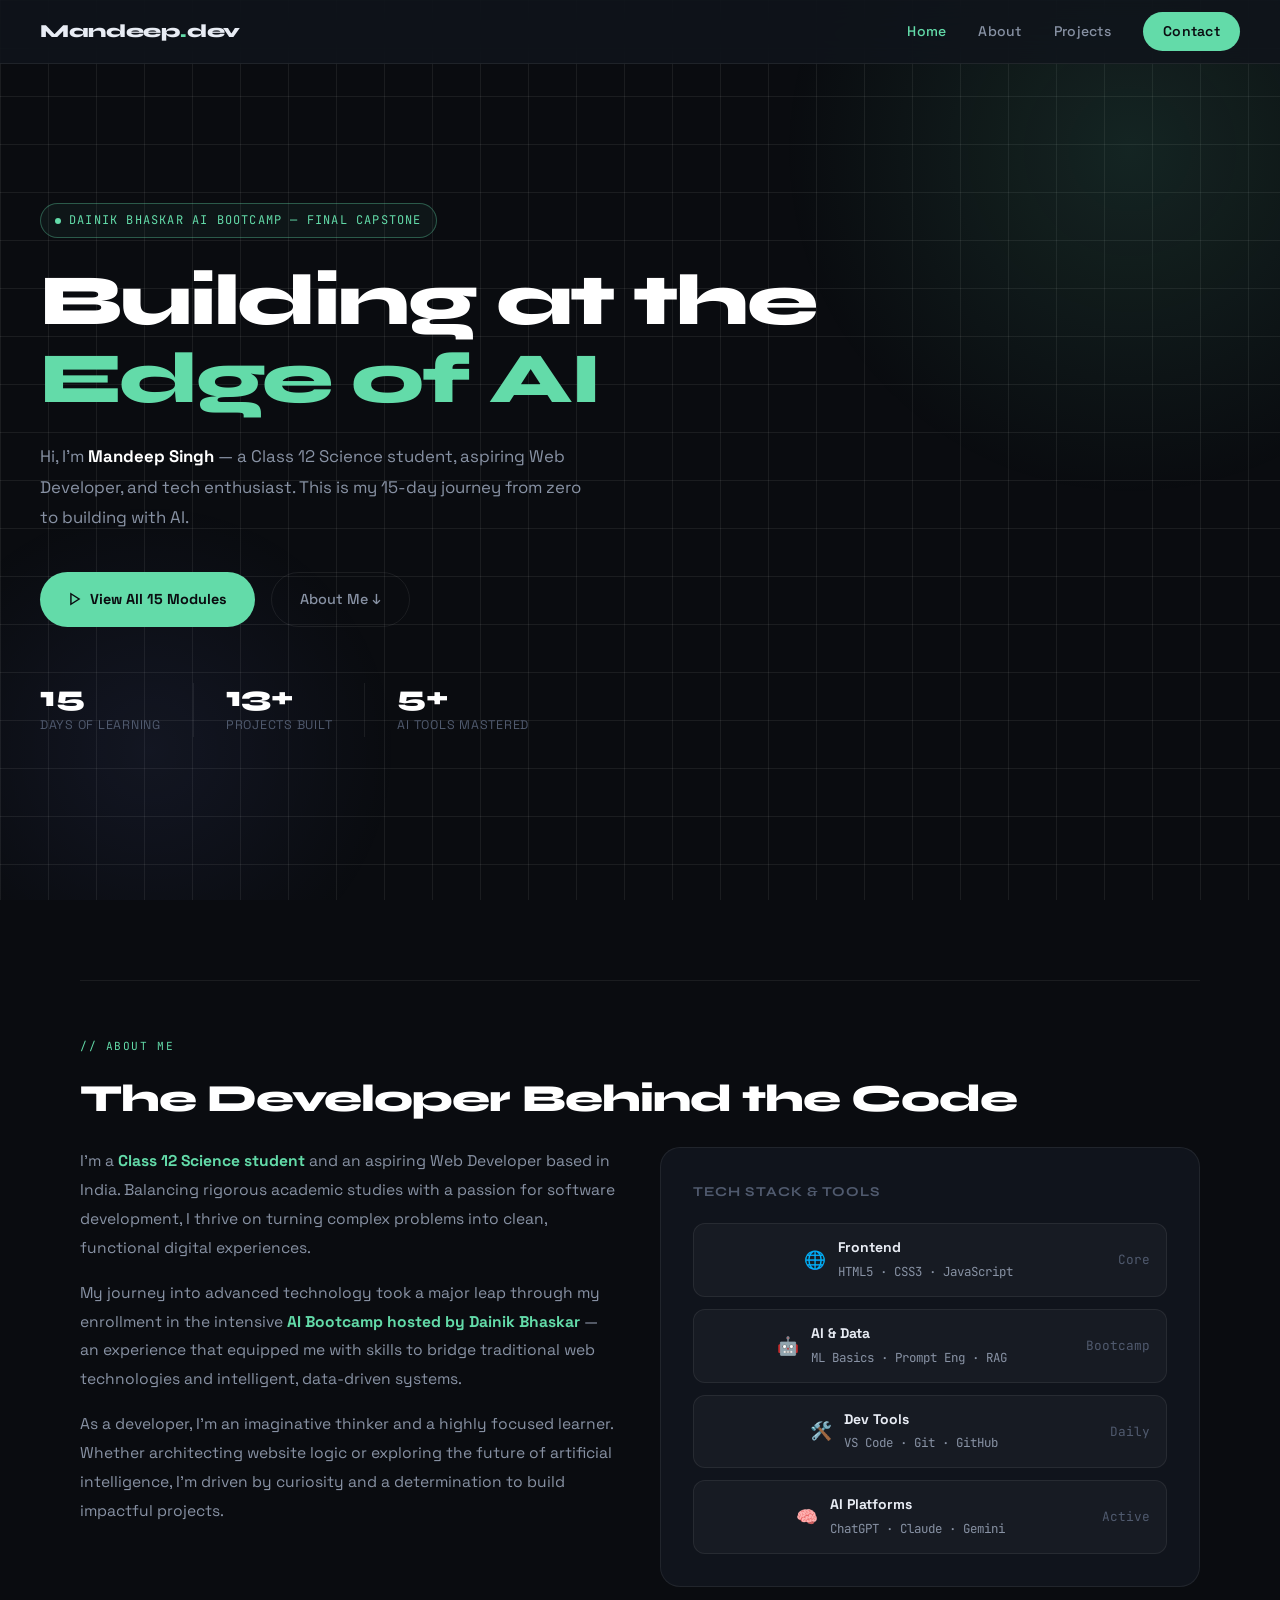
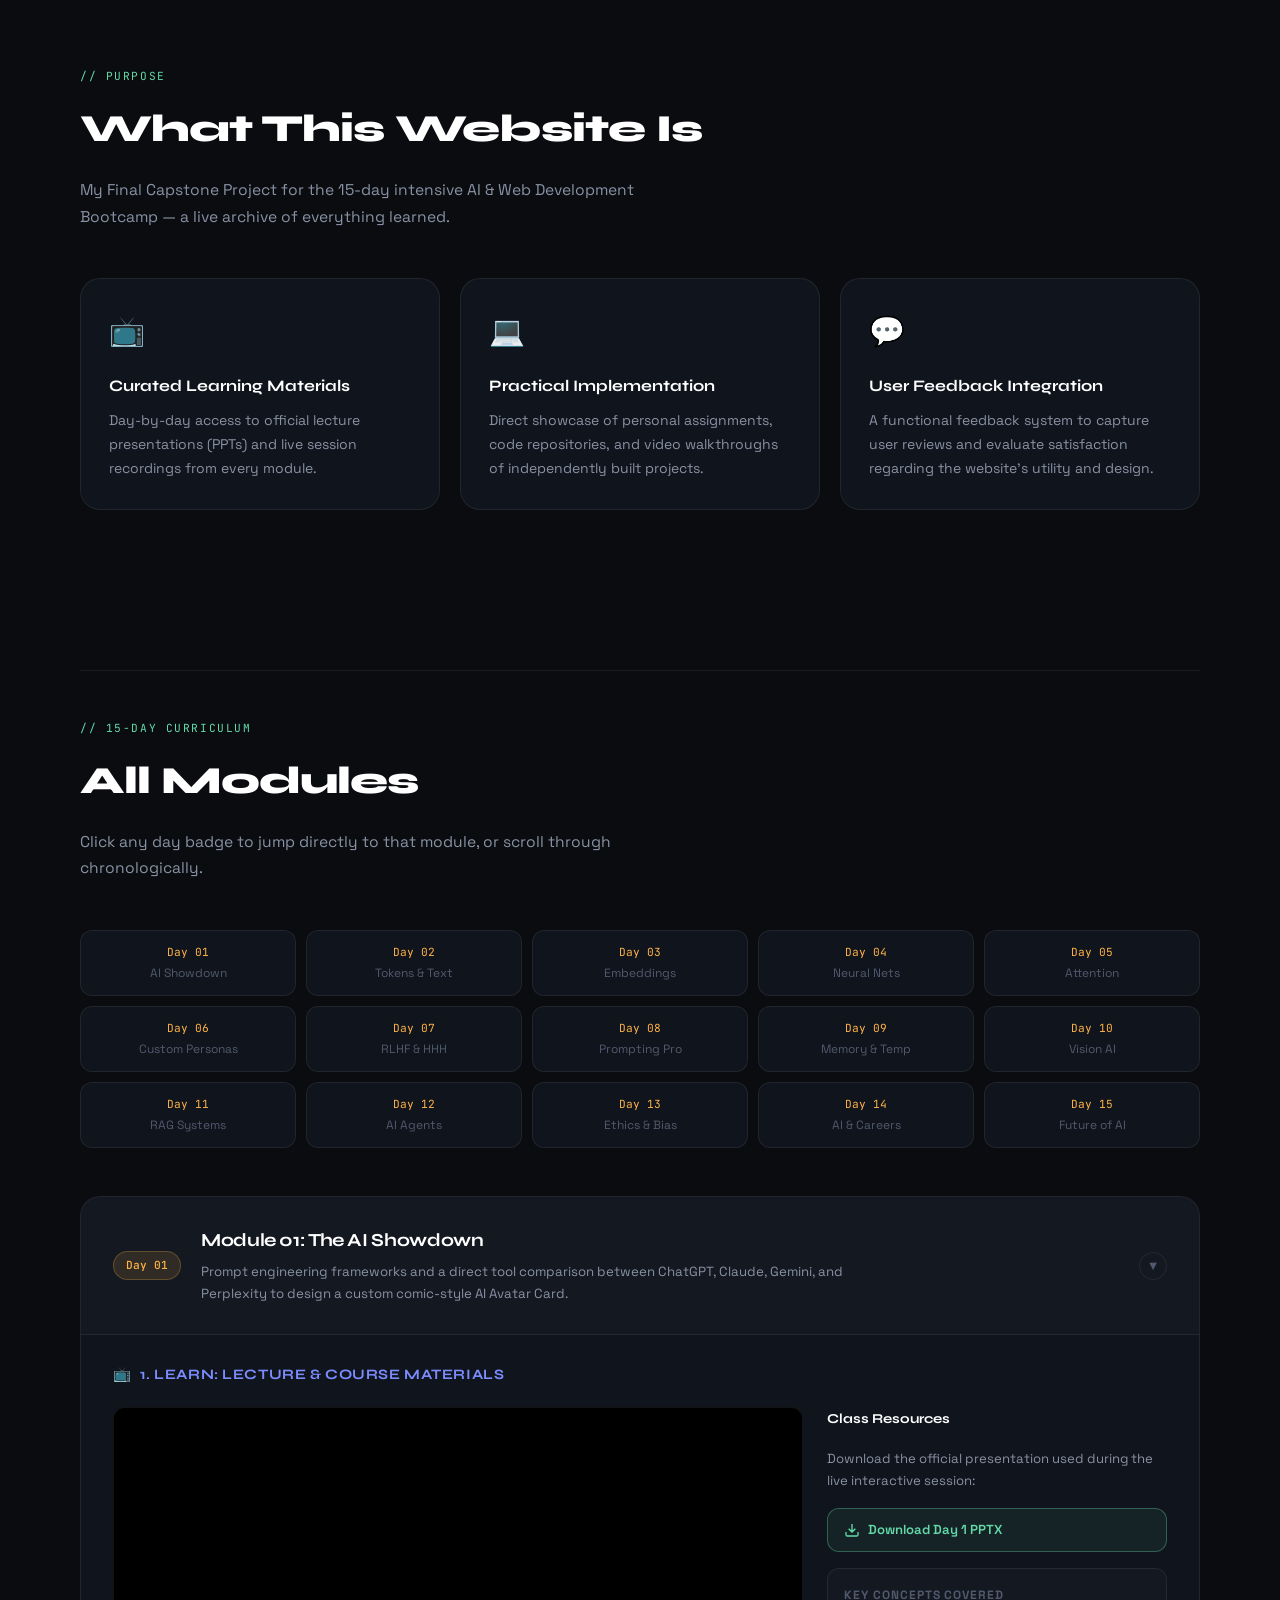
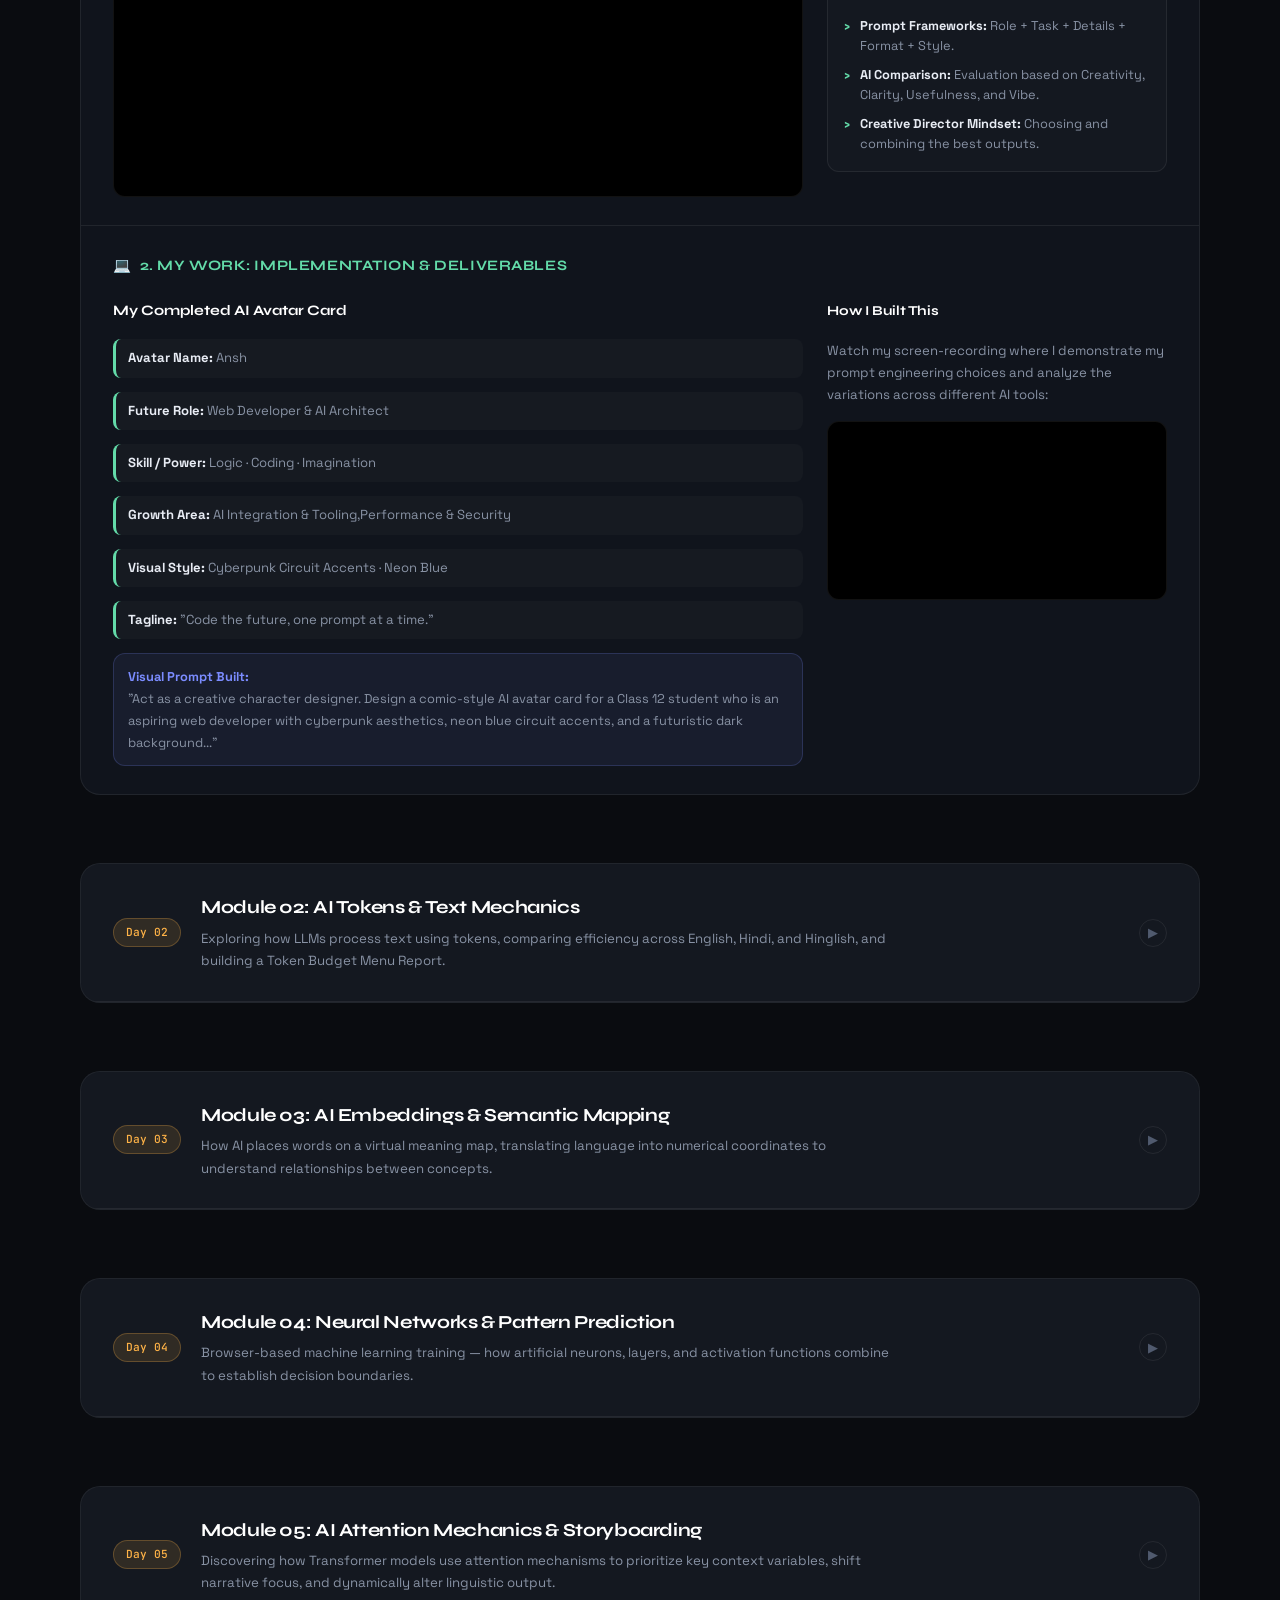
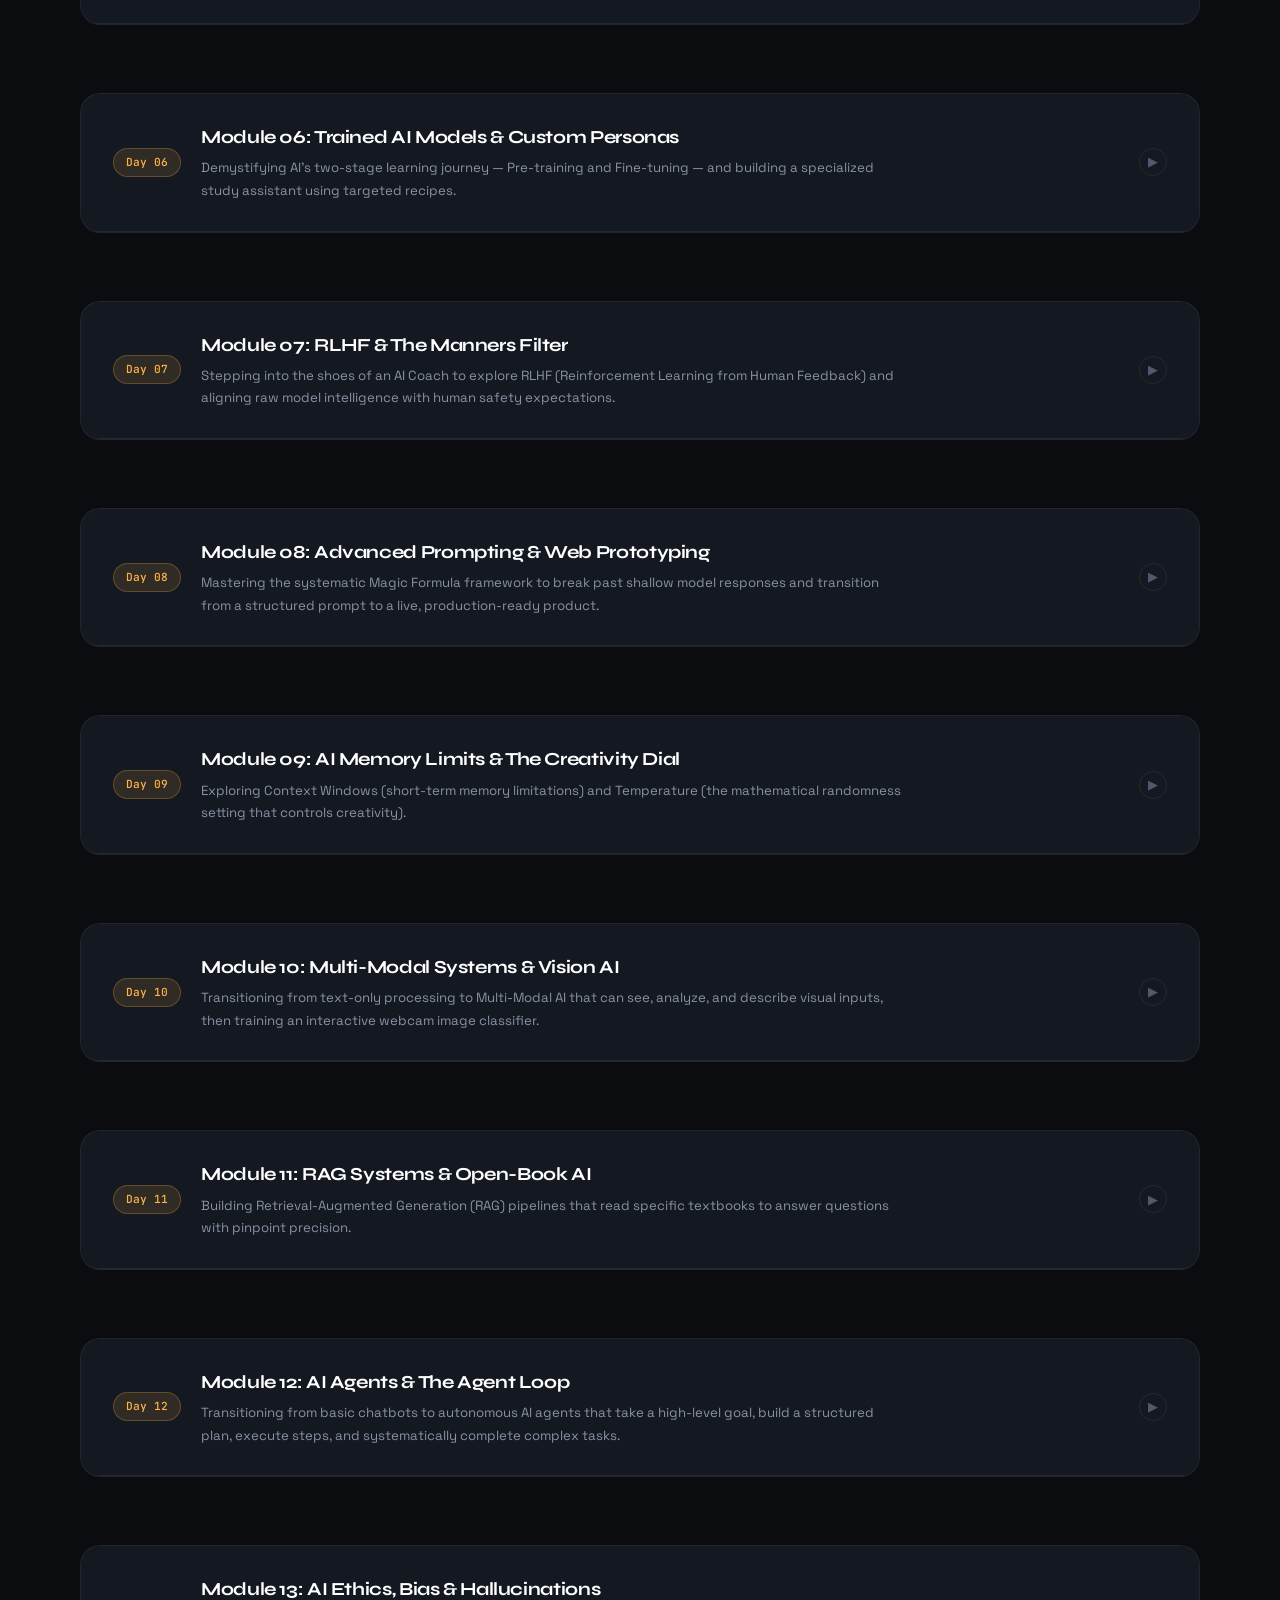
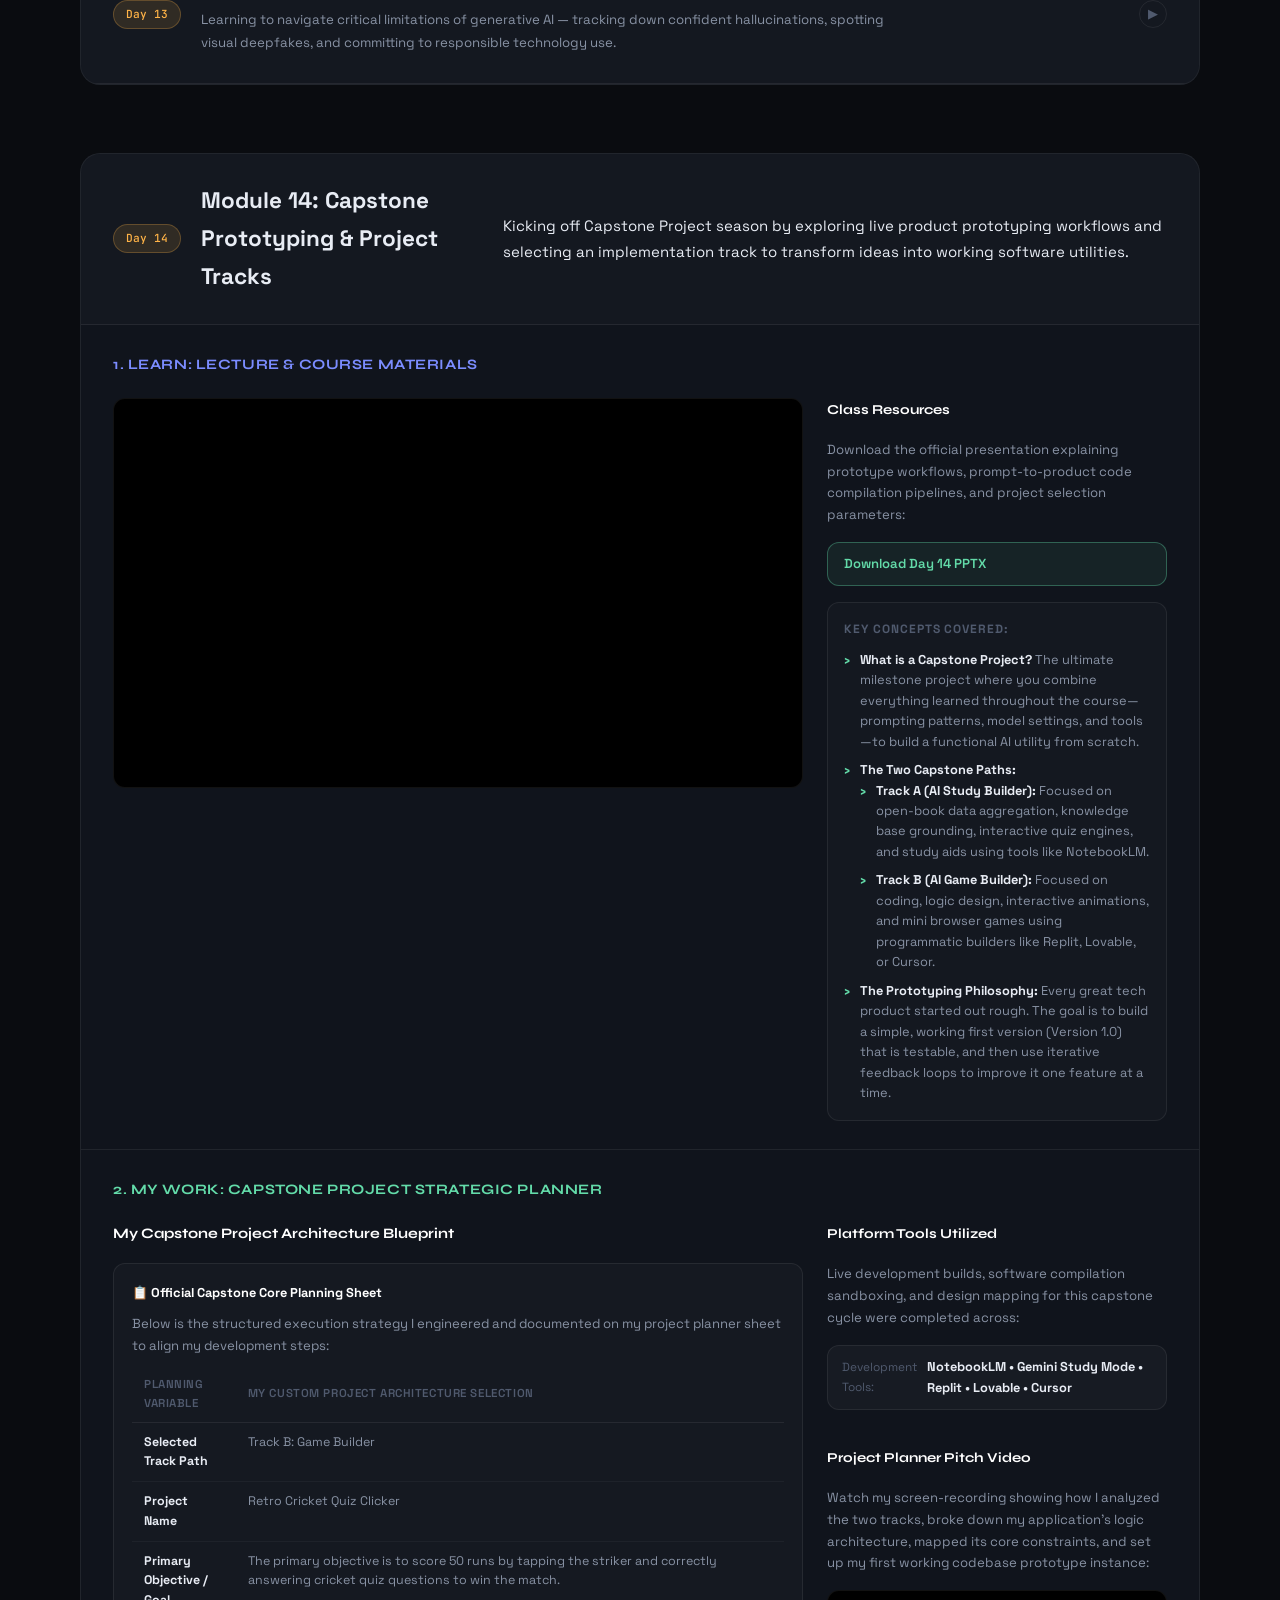
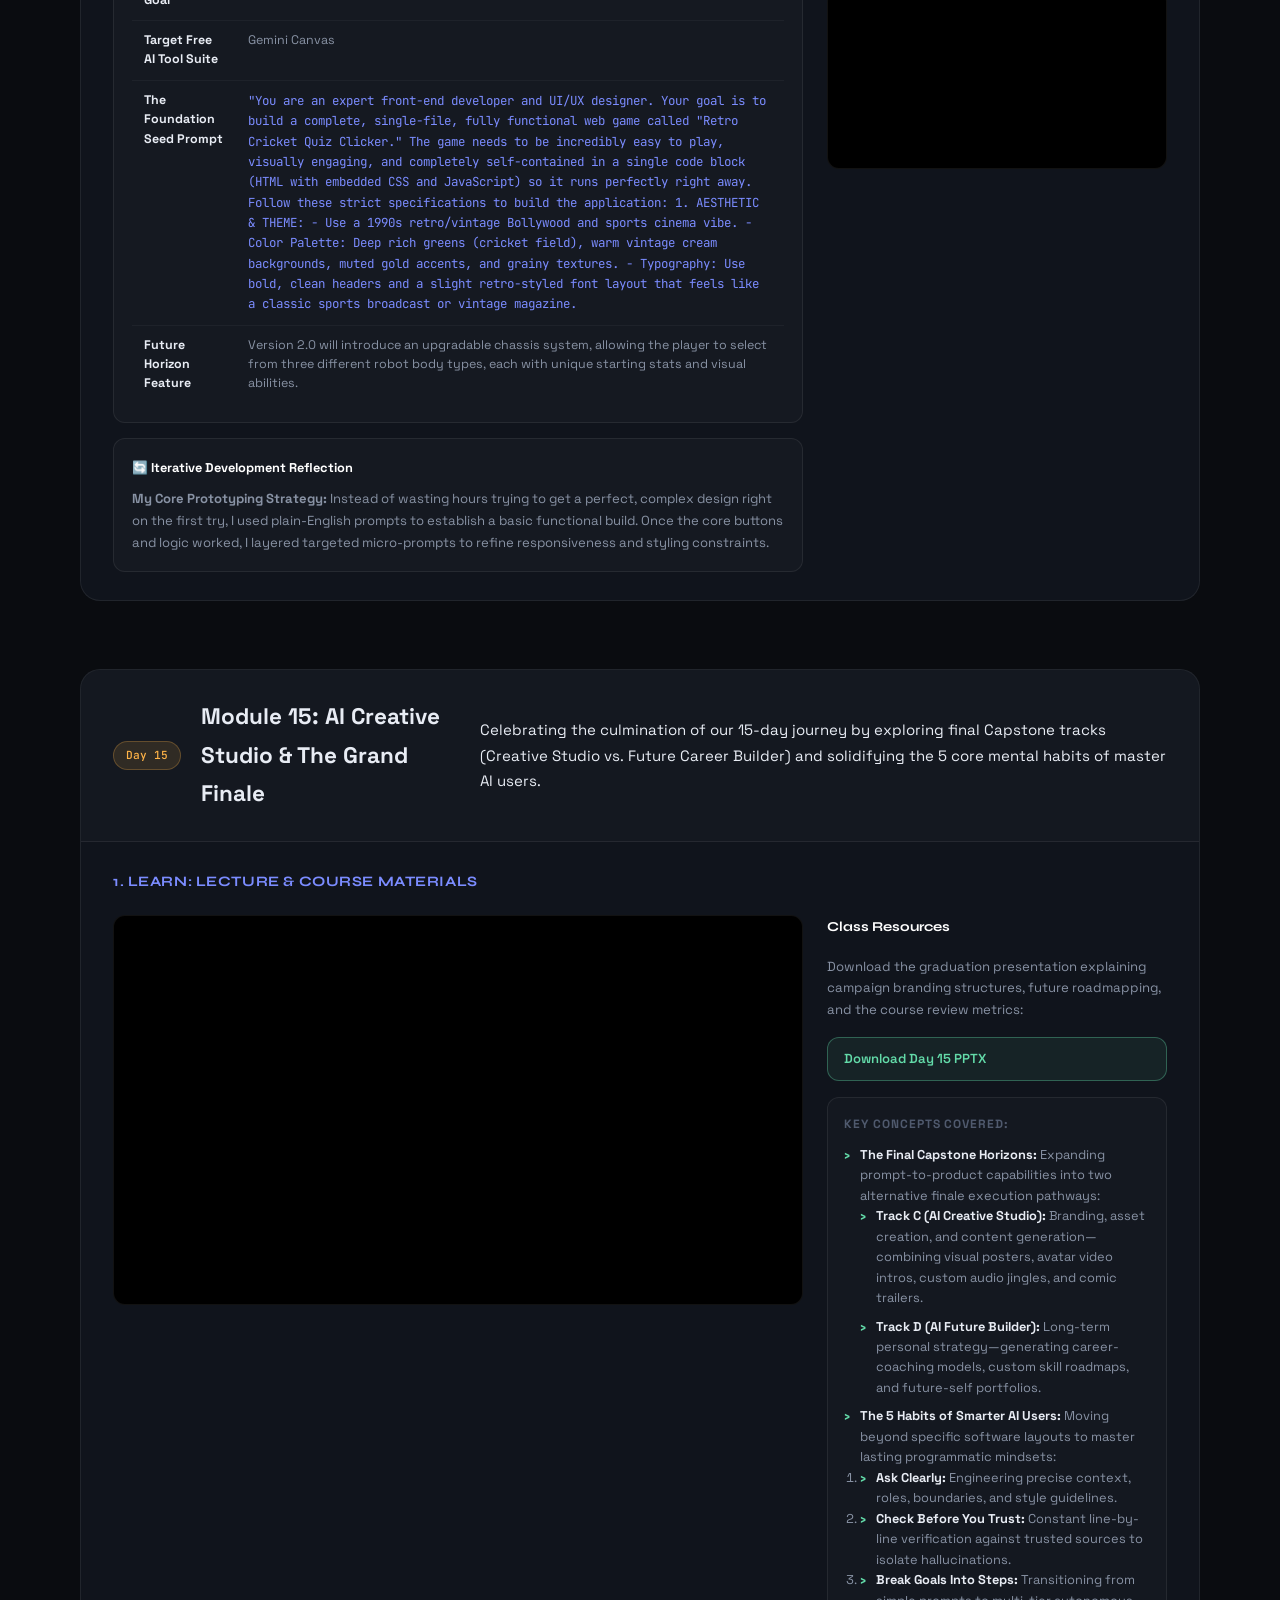
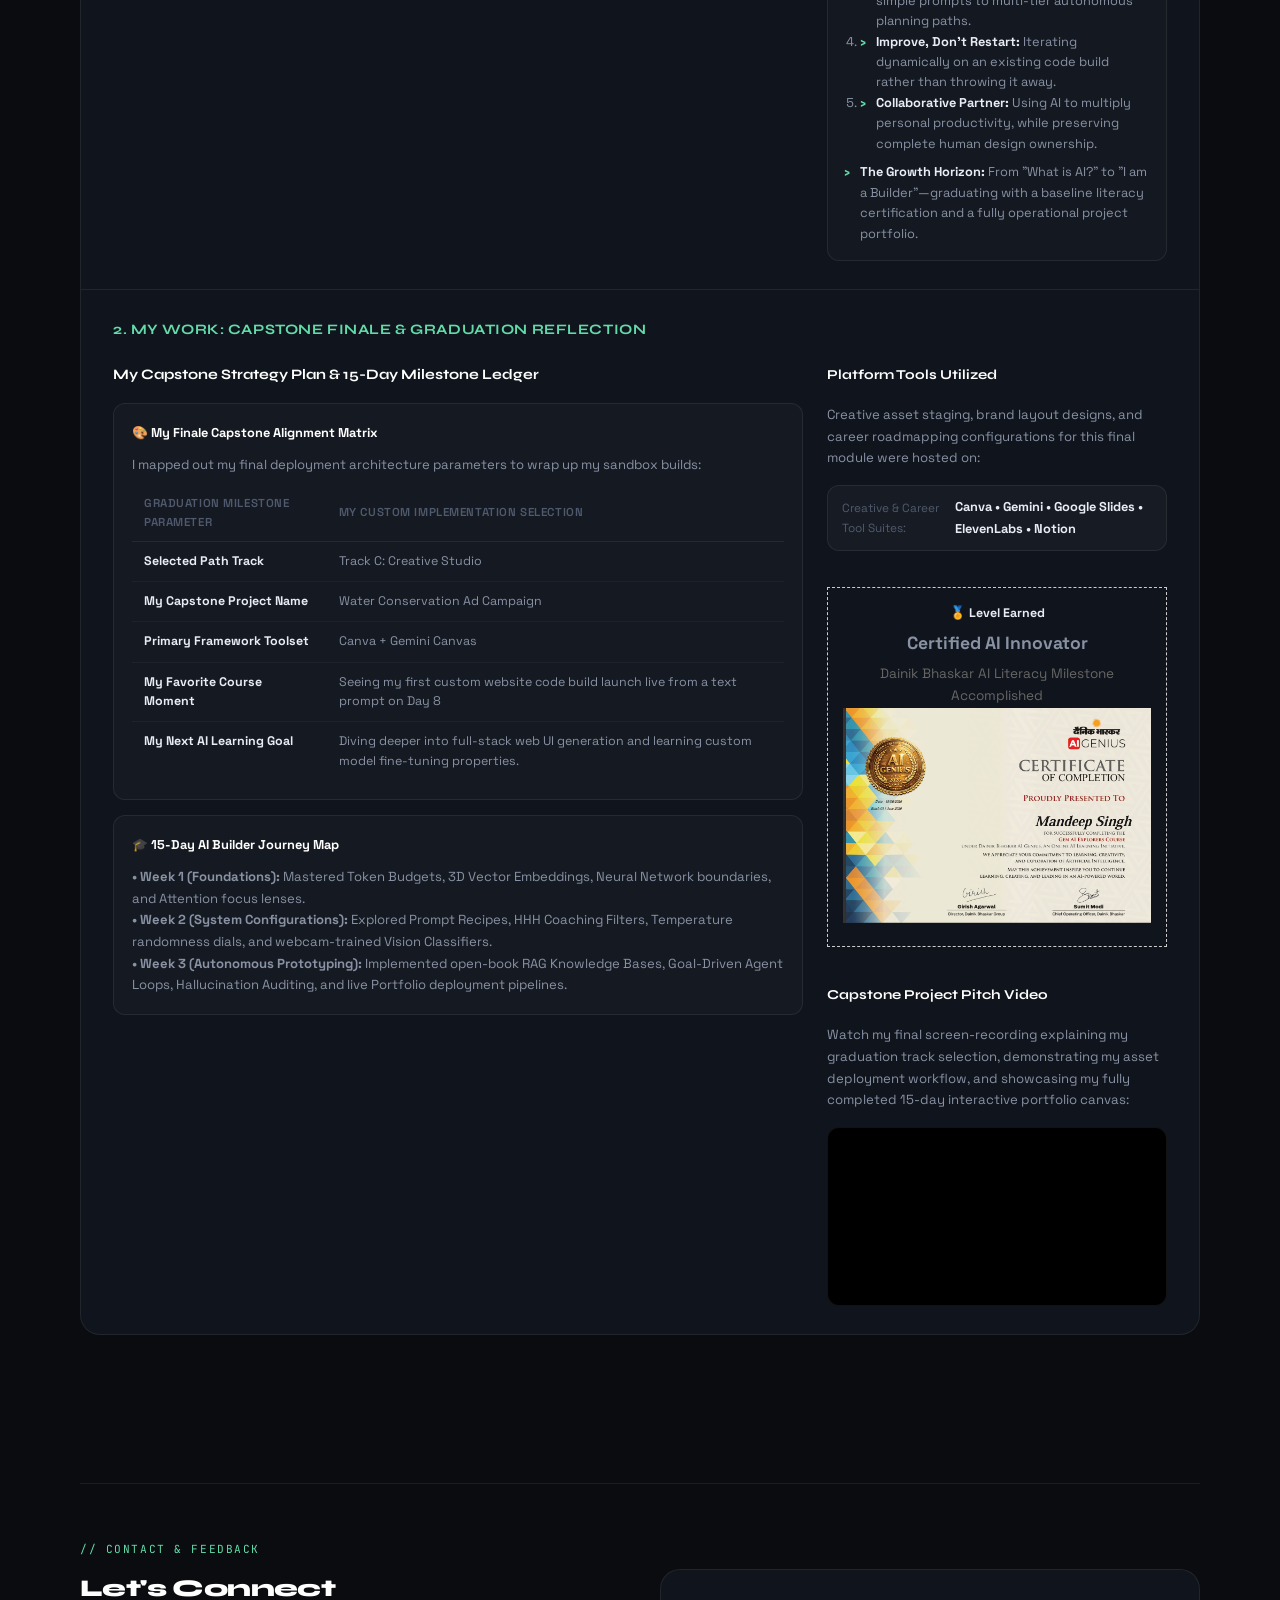
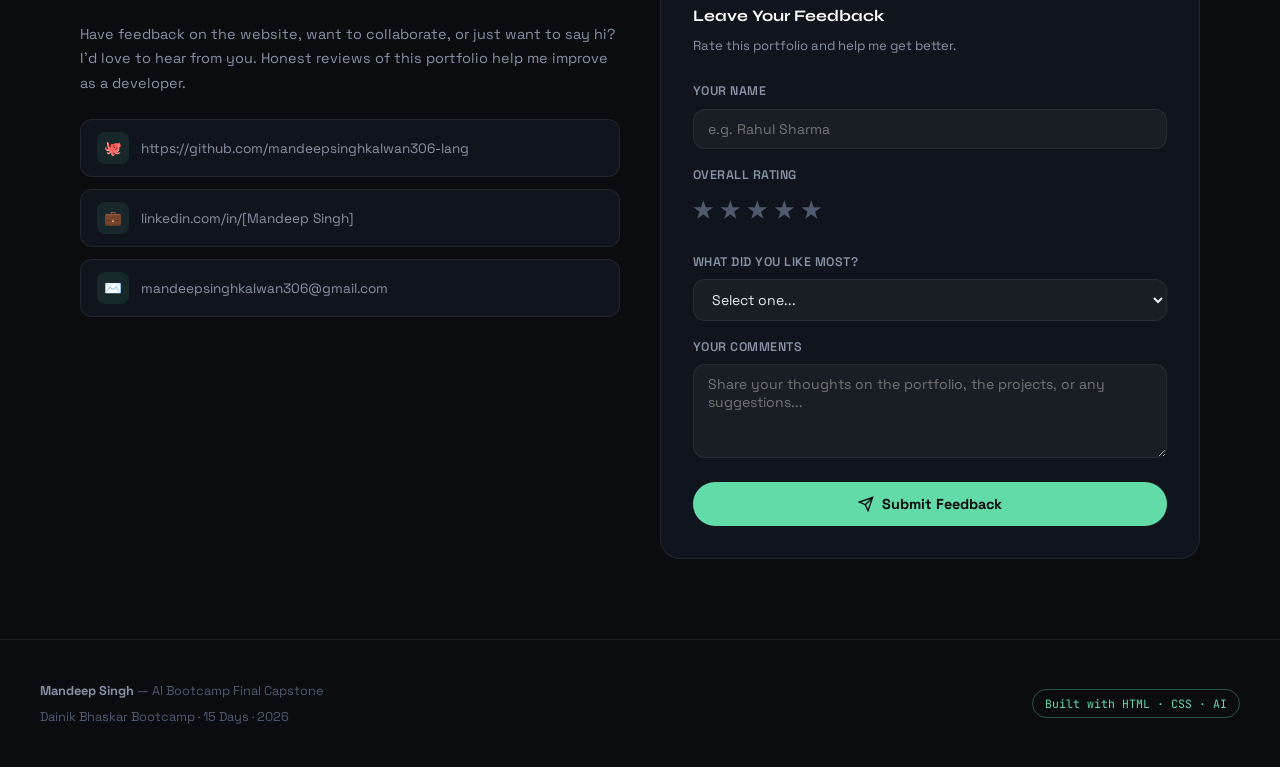
<file: index2.html>
<!DOCTYPE html>
<html lang="en">

<head>
  <meta charset="UTF-8" />
  <meta name="viewport" content="width=device-width, initial-scale=1.0" />
  <title>Mandeep Singh — AI Bootcamp Portfolio</title>
  <link rel="preconnect" href="https://fonts.googleapis.com" />
  <link rel="preconnect" href="https://fonts.gstatic.com" crossorigin />
  <link
    href="https://fonts.googleapis.com/css2?family=Space+Grotesk:wght@300;400;500;600;700&family=JetBrains+Mono:wght@400;500&family=Syne:wght@700;800&display=swap"
    rel="stylesheet" />
  <link rel="stylesheet" href="style.css">

</head>

<body>

  <!-- ═══════════════════════════════════════
     NAVIGATION
═══════════════════════════════════════ -->
  <nav>
    <div class="nav-logo">Mandeep<span>.</span>dev</div>
    <div class="nav-links">
      <a href="#home">Home</a>
      <a href="#about">About</a>
      <a href="#project">Projects</a>
      <a href="#contact" class="nav-cta">Contact</a>
    </div>
  </nav>

  <!-- ═══════════════════════════════════════
     HERO
═══════════════════════════════════════ -->
  <section id="home">
    <div class="hero-glow"></div>
    <div class="hero-glow2"></div>
    <div class="hero-inner">
      <div class="hero-eyebrow">Dainik Bhaskar AI Bootcamp — Final Capstone</div>
      <h1 class="hero-title">
        Building at the<br />
        <span class="line-accent">Edge of AI</span>
      </h1>
      <p class="hero-desc">
        Hi, I'm <strong style="color:#fff">Mandeep Singh</strong> — a Class 12 Science student, aspiring Web Developer,
        and tech enthusiast. This is my 15-day journey from zero to building with AI.
      </p>
      <div class="hero-ctas">
        <a href="#project" class="btn-primary">
          <svg width="14" height="14" viewBox="0 0 24 24" fill="none" stroke="currentColor" stroke-width="2.5">
            <path d="M5 3l14 9-14 9V3z" />
          </svg>
          View All 15 Modules
        </a>
        <a href="#about" class="btn-ghost">About Me ↓</a>
      </div>
      <div class="hero-stats">
        <div class="stat-chip">
          <strong>15</strong>
          <span>Days of Learning</span>
        </div>
        <div class="stat-divider"></div>
        <div class="stat-chip">
          <strong>13+</strong>
          <span>Projects Built</span>
        </div>
        <div class="stat-divider"></div>
        <div class="stat-chip">
          <strong>5+</strong>
          <span>AI Tools Mastered</span>
        </div>
      </div>
    </div>
  </section>

  <!-- ═══════════════════════════════════════
     ABOUT
═══════════════════════════════════════ -->
  <section id="about">
    <div class="section-wrapper">
      <hr class="section-rule" style="margin-bottom:56px" />
      <div class="section-label">// About Me</div>
      <h2 class="section-title">The Developer Behind the Code</h2>
      <div class="about-grid">
        <div class="about-text">
          <p>
            I'm a <strong>Class 12 Science student</strong> and an aspiring Web Developer based in India.
            Balancing rigorous academic studies with a passion for software development, I thrive on turning
            complex problems into clean, functional digital experiences.
          </p>
          <p>
            My journey into advanced technology took a major leap through my enrollment in the intensive
            <strong>AI Bootcamp hosted by Dainik Bhaskar</strong> — an experience that equipped me with skills
            to bridge traditional web technologies and intelligent, data-driven systems.
          </p>
          <p>
            As a developer, I'm an imaginative thinker and a highly focused learner. Whether architecting
            website logic or exploring the future of artificial intelligence, I'm driven by curiosity and
            a determination to build impactful projects.
          </p>
        </div>
        <div class="about-card">
          <h4>Tech Stack &amp; Tools</h4>
          <div class="stack-list">
            <div class="stack-item">
              <span class="stack-icon">🌐</span>
              <div><strong>Frontend</strong><br /><span style="color:var(--text-muted);font-size:0.78rem">HTML5 · CSS3 ·
                  JavaScript</span></div>
              <span>Core</span>
            </div>
            <div class="stack-item">
              <span class="stack-icon">🤖</span>
              <div><strong>AI &amp; Data</strong><br /><span style="color:var(--text-muted);font-size:0.78rem">ML Basics
                  · Prompt Eng · RAG</span></div>
              <span>Bootcamp</span>
            </div>
            <div class="stack-item">
              <span class="stack-icon">🛠️</span>
              <div><strong>Dev Tools</strong><br /><span style="color:var(--text-muted);font-size:0.78rem">VS Code · Git
                  · GitHub</span></div>
              <span>Daily</span>
            </div>
            <div class="stack-item">
              <span class="stack-icon">🧠</span>
              <div><strong>AI Platforms</strong><br /><span style="color:var(--text-muted);font-size:0.78rem">ChatGPT ·
                  Claude · Gemini</span></div>
              <span>Active</span>
            </div>
          </div>
        </div>
      </div>
    </div>
  </section>

  <!-- Purpose -->
  <div class="section-wrapper" style="padding-top:0">
    <div class="section-label">// Purpose</div>
    <h2 class="section-title">What This Website Is</h2>
    <p class="section-desc">My Final Capstone Project for the 15-day intensive AI &amp; Web Development Bootcamp — a
      live archive of everything learned.</p>
    <div class="purpose-cards">
      <div class="purpose-card">
        <div class="card-icon">📺</div>
        <h4>Curated Learning Materials</h4>
        <p>Day-by-day access to official lecture presentations (PPTs) and live session recordings from every module.</p>
      </div>
      <div class="purpose-card">
        <div class="card-icon">💻</div>
        <h4>Practical Implementation</h4>
        <p>Direct showcase of personal assignments, code repositories, and video walkthroughs of independently built
          projects.</p>
      </div>
      <div class="purpose-card">
        <div class="card-icon">💬</div>
        <h4>User Feedback Integration</h4>
        <p>A functional feedback system to capture user reviews and evaluate satisfaction regarding the website's
          utility and design.</p>
      </div>
    </div>
  </div>

  <!-- ═══════════════════════════════════════
     PROJECTS — QUICK NAV
═══════════════════════════════════════ -->
  <section id="project">
    <div class="section-wrapper" style="padding-bottom:0">
      <hr class="section-rule" style="margin-bottom:48px" />
      <div class="section-label">// 15-Day Curriculum</div>
      <h2 class="section-title">All Modules</h2>
      <p class="section-desc">Click any day badge to jump directly to that module, or scroll through chronologically.
      </p>
    </div>

    <div class="project-nav">
      <div class="day-nav-grid">
        <a href="#day-1" class="day-nav-btn"><span class="num">Day 01</span>AI Showdown</a>
        <a href="#day-2" class="day-nav-btn"><span class="num">Day 02</span>Tokens &amp; Text</a>
        <a href="#day-3" class="day-nav-btn"><span class="num">Day 03</span>Embeddings</a>
        <a href="#day-4" class="day-nav-btn"><span class="num">Day 04</span>Neural Nets</a>
        <a href="#day-5" class="day-nav-btn"><span class="num">Day 05</span>Attention</a>
        <a href="#day-6" class="day-nav-btn"><span class="num">Day 06</span>Custom Personas</a>
        <a href="#day-7" class="day-nav-btn"><span class="num">Day 07</span>RLHF &amp; HHH</a>
        <a href="#day-8" class="day-nav-btn"><span class="num">Day 08</span>Prompting Pro</a>
        <a href="#day-9" class="day-nav-btn"><span class="num">Day 09</span>Memory &amp; Temp</a>
        <a href="#day-10" class="day-nav-btn"><span class="num">Day 10</span>Vision AI</a>
        <a href="#day-11" class="day-nav-btn"><span class="num">Day 11</span>RAG Systems</a>
        <a href="#day-12" class="day-nav-btn"><span class="num">Day 12</span>AI Agents</a>
        <a href="#day-13" class="day-nav-btn"><span class="num">Day 13</span>Ethics &amp; Bias</a>
        <a href="#day-14" class="day-nav-btn"><span class="num">Day 14</span>AI &amp; Careers</a>
        <a href="#day-15" class="day-nav-btn"><span class="num">Day 15</span>Future of AI</a>
      </div>
    </div>
  </section>

  <!-- ═══════════════════════════════════════
     DAY 1
═══════════════════════════════════════ -->
  <div class="day-section" id="day-1">
    <div class="day-container">
      <div class="day-header" onclick="toggleDay(this)">
        <span class="day-badge">Day 01</span>
        <div class="day-header-text">
          <h2>Module 01: The AI Showdown</h2>
          <p>Prompt engineering frameworks and a direct tool comparison between ChatGPT, Claude, Gemini, and Perplexity
            to design a custom comic-style AI Avatar Card.</p>
        </div>
        <div class="day-toggle">▼</div>
      </div>
      <div class="day-body">
        <div class="module-block learn-block">
          <h3><span class="icon">📺</span> 1. Learn: Lecture &amp; Course Materials</h3>
          <div class="learn-grid">
            <div class="video-wrapper">
              <iframe src="https://drive.google.com/file/d/1qLiy8hCmqhkdzD7mRZHz7JH0xZPxq_76/preview"
                allowfullscreen loading="lazy" ></iframe>
            </div>
            <div class="materials-sidebar">
              <h4>Class Resources</h4>
              <p>Download the official presentation used during the live interactive session:</p>
              <a href="Course2_day1.pptx" download class="download-btn">
                <svg width="16" height="16" viewBox="0 0 24 24" fill="none" stroke="currentColor" stroke-width="2">
                  <path d="M21 15v4a2 2 0 0 1-2 2H5a2 2 0 0 1-2-2v-4M7 10l5 5 5-5M12 15V3" />
                </svg>
                Download Day 1 PPTX
              </a>
              <div class="key-takeaways">
                <h5>Key Concepts Covered</h5>
                <ul>
                  <li><strong>Prompt Frameworks:</strong> Role + Task + Details + Format + Style.</li>
                  <li><strong>AI Comparison:</strong> Evaluation based on Creativity, Clarity, Usefulness, and Vibe.
                  </li>
                  <li><strong>Creative Director Mindset:</strong> Choosing and combining the best outputs.</li>
                </ul>
              </div>
            </div>
          </div>
        </div>
        <div class="module-block work-block">
          <h3><span class="icon">💻</span> 2. My Work: Implementation &amp; Deliverables</h3>
          <div class="work-grid">
            <div class="artifact-card">
              <h4>My Completed AI Avatar Card</h4>
              <div class="avatar-card-display">
                <div class="avatar-field"><strong>Avatar Name:</strong> Ansh </div>
                <div class="avatar-field"><strong>Future Role:</strong> Web Developer &amp; AI Architect</div>
                <div class="avatar-field"><strong>Skill / Power:</strong> Logic · Coding · Imagination</div>
                <div class="avatar-field"><strong>Growth Area:</strong> AI Integration & Tooling,Performance & Security
                </div>
                <div class="avatar-field"><strong>Visual Style:</strong> Cyberpunk Circuit Accents · Neon Blue</div>
                <div class="avatar-field"><strong>Tagline:</strong> "Code the future, one prompt at a time."</div>
                <div class="avatar-prompt">
                  <strong>Visual Prompt Built:</strong>
                  <p>"Act as a creative character designer. Design a comic-style AI avatar card for a Class 12 student
                    who is an aspiring web developer with cyberpunk aesthetics, neon blue circuit accents, and a
                    futuristic dark background..."</p>
                </div>
              </div>
            </div>
            <div class="walkthrough-sidebar">
              <h4>How I Built This</h4>
              <p>Watch my screen-recording where I demonstrate my prompt engineering choices and analyze the variations
                across different AI tools:</p>
              <div class="video-wrapper mini-video">
                <iframe src="https://drive.google.com/file/d/1XhlEQsciywZMgOnKrMsInbUCwq_8snU2/preview"  loading="lazy" ></iframe>
              </div>
            </div>
          </div>
        </div>
      </div>
    </div>
  </div>

  <!-- ═══════════════════════════════════════
     DAY 2
═══════════════════════════════════════ -->
  <div class="day-section" id="day-2">
    <div class="day-container">
      <div class="day-header" onclick="toggleDay(this)">
        <span class="day-badge">Day 02</span>
        <div class="day-header-text">
          <h2>Module 02: AI Tokens &amp; Text Mechanics</h2>
          <p>Exploring how LLMs process text using tokens, comparing efficiency across English, Hindi, and Hinglish, and
            building a Token Budget Menu Report.</p>
        </div>
        <div class="day-toggle">▼</div>
      </div>
      <div class="day-body">
        <div class="module-block learn-block">
          <h3><span class="icon">📺</span> 1. Learn: Lecture &amp; Course Materials</h3>
          <div class="learn-grid">
            <div class="video-wrapper">
              <iframe src="https://drive.google.com/file/d/1KCxzhHDxQNFLcjmw1g4IYizQELArEdyD/preview"
                allowfullscreen loading="lazy"></iframe>
            </div>
            <div class="materials-sidebar">
              <h4>Class Resources</h4>
              <p>Download the official presentation explaining tokenization mechanics and language cost comparisons:</p>
              <a href="Course2_day2.pptx" download class="download-btn">
                <svg width="16" height="16" viewBox="0 0 24 24" fill="none" stroke="currentColor" stroke-width="2">
                  <path d="M21 15v4a2 2 0 0 1-2 2H5a2 2 0 0 1-2-2v-4M7 10l5 5 5-5M12 15V3" />
                </svg>
                Download Day 2 PPTX
              </a>
              <div class="key-takeaways">
                <h5>Key Concepts Covered</h5>
                <ul>
                  <li><strong>What are Tokens?</strong> AI breaks text into small structural chunks, not full human
                    words.</li>
                  <li><strong>Language Cost Battle:</strong> Hindi script uses significantly more tokens than English
                    for the same meaning.</li>
                  <li><strong>The Efficiency Metric:</strong> Token counts directly impact processing speed, API costs,
                    and context limits.</li>
                </ul>
              </div>
            </div>
          </div>
        </div>
        <div class="module-block work-block">
          <h3><span class="icon">💻</span> 2. My Work: Token Laboratory &amp; Report</h3>
          <div class="work-grid">
            <div class="artifact-card">
              <h4>My Token Budget Menu Report</h4>
              <div class="token-report-display">
                <div class="experiment-box">
                  <h5>🧪 Experiment 1: Language Efficiency Test</h5>
                  <table class="token-table">
                    <thead>
                      <tr>
                        <th>Language</th>
                        <th>Sample Text</th>
                        <th>Token Count</th>
                      </tr>
                    </thead>
                    <tbody>
                      <tr>
                        <td><strong>English</strong></td>
                        <td>"The sun rises in the east."</td>
                        <td><span class="token-count lean">7 Tokens</span></td>
                      </tr>
                      <tr>
                        <td><strong>Hindi</strong></td>
                        <td>"सूरज पूर्व दिशा में उगता है।"</td>
                        <td><span class="token-count heavy">17 Tokens</span></td>
                      </tr>
                    </tbody>
                  </table>
                  <p class="experiment-note"><strong>Observation:</strong> Non-English scripts take more tokens because
                    the tokenizer fragments non-Latin characters into smaller structural sub-units.</p>
                </div>
                <div class="experiment-box">
                  <h5>✍️ Experiment 2: Stylistic Rewriting Challenge</h5>
                  <div class="prompt-variation">
                    <strong>Hinglish Dynamic:</strong>
                    <p class="code-font">"I love my city because it feels like home." — optimized into conversational
                      Hinglish context.</p>
                    <span class="token-meta">Tokens Optimized: 10 tokens </span>
                  </div>
                </div>
              </div>
            </div>
            <div class="walkthrough-sidebar">
              <h4>Platform Tools Utilized</h4>
              <p>I utilized the official OpenAI Tokenizer platform to evaluate text splits and measure token budgets:
              </p>
              <div class="tool-link-card">
                <span>External Sandbox:</span>
                <a href="https://platform.openai.com/tokenizer" target="_blank"
                  class="tool-url">platform.openai.com/tokenizer ↗</a>
              </div>
              <h4>Implementation Video</h4>
              <p>Watch my screen-recording of how I analyzed token generation metrics across names and custom phrases:
              </p>
              <div class="video-wrapper mini-video">
                <iframe src="https://drive.google.com/file/d/1BAykvd3DAjW3SrUhvNdd5YXyGlAN3ozp/preview" loading="lazy"></iframe>
              </div>
            </div>
          </div>
        </div>
      </div>
    </div>
  </div>

  <!-- ═══════════════════════════════════════
     DAY 3
═══════════════════════════════════════ -->
  <div class="day-section" id="day-3">
    <div class="day-container">
      <div class="day-header" onclick="toggleDay(this)">
        <span class="day-badge">Day 03</span>
        <div class="day-header-text">
          <h2>Module 03: AI Embeddings &amp; Semantic Mapping</h2>
          <p>How AI places words on a virtual meaning map, translating language into numerical coordinates to understand
            relationships between concepts.</p>
        </div>
        <div class="day-toggle">▼</div>
      </div>
      <div class="day-body">
        <div class="module-block learn-block">
          <h3><span class="icon">📺</span> 1. Learn: Lecture &amp; Course Materials</h3>
          <div class="learn-grid">
            <div class="video-wrapper">
              <iframe src="https://drive.google.com/file/d/1SYNHt772Uqbq5xMWnKhUiyinbr9ewMRO/preview"
                allowfullscreen loading="lazy"></iframe>
            </div>
            <div class="materials-sidebar">
              <h4>Class Resources</h4>
              <p>Download the official presentation explaining word addresses, vector strings, and cluster networks:</p>
              <a href="Course2_day3.pptx" download class="download-btn">
                <svg width="16" height="16" viewBox="0 0 24 24" fill="none" stroke="currentColor" stroke-width="2">
                  <path d="M21 15v4a2 2 0 0 1-2 2H5a2 2 0 0 1-2-2v-4M7 10l5 5 5-5M12 15V3" />
                </svg>
                Download Day 3 PPTX
              </a>
              <div class="key-takeaways">
                <h5>Key Concepts Covered</h5>
                <ul>
                  <li><strong>What Is an Embedding?</strong> A list of numbers that acts as a word's fixed address in a
                    multi-dimensional map. Similar words cluster close together.</li>
                  <li><strong>The Word Galaxy:</strong> Real embeddings use 300–1500 numbers per word, visualized in 3D
                    spaces with specialized tools.</li>
                  <li><strong>Keyword vs. Meaning Search:</strong> Keyword systems find exact matches; meaning search
                    connects related terms (e.g., 'biryani' surfaces pulao, dum rice).</li>
                  <li><strong>Everyday Integration:</strong> Powers YouTube recommendations, Spotify Discover Weekly,
                    Google search, and ChatGPT typo resolution.</li>
                </ul>
              </div>
            </div>
          </div>
        </div>
        <div class="module-block work-block">
          <h3><span class="icon">💻</span> 2. My Work: 3D Galaxy Laboratory &amp; Snapshot</h3>
          <div class="work-grid">
            <div class="artifact-card">
              <h4>My 3D Meaning Map Snapshot</h4>
              <div class="embedding-report-display">
                <div class="experiment-box">
                  <h5>🧪 Word Neighbourhood Game</h5>
                  <p>Using the TensorFlow Embedding Projector over the Word2Vec 10K dataset with the t-SNE algorithm to
                    map nearest semantic clusters.</p>
                  <table class="token-table">
                    <thead>
                      <tr>
                        <th>Target Word</th>
                        <th>Predicted Top Neighbors</th>
                        <th>Actual Nearest Neighbors (TF Projector)</th>
                      </tr>
                    </thead>
                    <tbody>
                      <tr>
                        <td><strong>Mumbai</strong></td>
                        <td>vada pav, beach, city, hotel, state</td>
                        <td>India, Delhi, karachi, Kerala, Tamil</td>
                      </tr>
                      <tr>
                        <td><strong>Anime</strong></td>
                        <td>Art, drawing, 3D, Manga, Japan </td>
                        <td>Manga, Animated, Animation, Gundam, Cartoon</td>
                      </tr>
                    </tbody>
                  </table>
                </div>
                <div class="experiment-box">
                  <h5>🌌 Project Takeaways</h5>
                  <p><strong>Vector Positioning:</strong> This exercise proved how algorithms map semantic closeness
                    without direct human supervision. This concept transitions directly into RAG (Retrieval-Augmented
                    Generation) explored on Day 11.</p>
                </div>
              </div>
            </div>
            <div class="walkthrough-sidebar">
              <h4>Platform Tools Utilized</h4>
              <p>Space clusters and coordinate visual mappings were built using:</p>
              <div class="tool-link-card">
                <span>External Canvas:</span>
                <a href="https://projector.tensorflow.org" target="_blank" class="tool-url">projector.tensorflow.org
                  ↗</a>
              </div>
              <h4>Implementation Video</h4>
              <p>Watch how I searched target words, rotated the 3D grid, and isolated semantic clusters:</p>
              <div class="video-wrapper mini-video">
                <iframe src="https://drive.google.com/file/d/1FxNIvZGFAzEPNn2_suthSfjQnj1gI1hJ/preview"  loading="lazy"></iframe>
              </div>
            </div>
          </div>
        </div>
      </div>
    </div>
  </div>

  <!-- ═══════════════════════════════════════
     DAY 4
═══════════════════════════════════════ -->
  <div class="day-section" id="day-4">
    <div class="day-container">
      <div class="day-header" onclick="toggleDay(this)">
        <span class="day-badge">Day 04</span>
        <div class="day-header-text">
          <h2>Module 04: Neural Networks &amp; Pattern Prediction</h2>
          <p>Browser-based machine learning training — how artificial neurons, layers, and activation functions combine
            to establish decision boundaries.</p>
        </div>
        <div class="day-toggle">▼</div>
      </div>
      <div class="day-body">
        <div class="module-block learn-block">
          <h3><span class="icon">📺</span> 1. Learn: Lecture &amp; Course Materials</h3>
          <div class="learn-grid">
            <div class="video-wrapper">
              <iframe src="https://drive.google.com/file/d/17ox8Z7IkSSNH5DWKFPRg1z3MufWjjyPd/preview"
                allowfullscreen loading="lazy"></iframe>
            </div>
            <div class="materials-sidebar">
              <h4>Class Resources</h4>
              <p>Download the official presentation introducing network nodes, training feedback loops, and boundaries:
              </p>
              <a href="Course2_day4.pptx" download class="download-btn">
                <svg width="16" height="16" viewBox="0 0 24 24" fill="none" stroke="currentColor" stroke-width="2">
                  <path d="M21 15v4a2 2 0 0 1-2 2H5a2 2 0 0 1-2-2v-4M7 10l5 5 5-5M12 15V3" />
                </svg>
                Download Day 4 PPTX
              </a>
              <div class="key-takeaways">
                <h5>Key Concepts Covered</h5>
                <ul>
                  <li><strong>Training vs. Inference:</strong> Training is the loop of guess → check → adjust. Inference
                    is using the trained model to answer new questions.</li>
                  <li><strong>Anatomy of a Network:</strong> Neurons stacked into Layers. More hidden layers handle
                    harder visual configurations.</li>
                  <li><strong>Decision Boundary:</strong> The geometric line where AI switches its classification
                    prediction.</li>
                  <li><strong>Hyperparameters:</strong> Neuron count, hidden layers, activation functions (ReLU,
                    Sigmoid, Tanh), and training epochs.</li>
                </ul>
              </div>
            </div>
          </div>
        </div>
        <div class="module-block work-block">
          <h3><span class="icon">💻</span> 2. My Work: Browser Training Canvas &amp; Report</h3>
          <div class="work-grid">
            <div class="artifact-card">
              <h4>My AI Pattern Predictor Report</h4>
              <div class="network-report-display">
                <div class="experiment-box">
                  <h5>🧪 Neural Simulation Parameters</h5>
                  <table class="token-table">
                    <thead>
                      <tr>
                        <th>Experiment Metric</th>
                        <th>Configuration Value</th>
                      </tr>
                    </thead>
                    <tbody>
                      <tr>
                        <td><strong>Dataset Selection</strong></td>
                        <td>Circle</td>
                      </tr>
                      <tr>
                        <td><strong>Hidden Layers</strong></td>
                        <td>3</td>
                      </tr>
                      <tr>
                        <td><strong>Neurons per Layer</strong></td>
                        <td>5 neuron</td>
                      </tr>
                      <tr>
                        <td><strong>Activation Function</strong></td>
                        <td>Tanh</td>
                      </tr>
                    </tbody>
                  </table>
                </div>
                <div class="experiment-box">
                  <h5>📈 Optimization &amp; Decision Boundary Insights</h5>
                  <p><strong>My Model Learned By:</strong> "My model learned by iteratively adjusting its weights over
                    time, allowing the 3 hidden layers and Tanh activation function to smoothly curve the decision
                    boundary into a precise circle that cleanly encapsulates the inner dataset without any
                    misclassifications."</p>
                </div>
              </div>
            </div>
            <div class="walkthrough-sidebar">
              <h4>Platform Tools Utilized</h4>
              <div class="tool-link-card">
                <span>External Simulator:</span>
                <a href="https://playground.tensorflow.org" target="_blank" class="tool-url">playground.tensorflow.org
                  ↗</a>
              </div>
              <h4>Model Optimization Walkthrough Video</h4>
              <p>Watch how I configured the dataset, ran the live training epoch loop, and watched the decision boundary
                fit the data:</p>
              <div class="video-wrapper mini-video">
                <iframe src="https://drive.google.com/file/d/1zTY-LdLdbWEHJi56eEUSeNz9uH17HetR/preview" loading="lazy"></iframe>
              </div>
            </div>
          </div>
        </div>
      </div>
    </div>
  </div>

  <!-- ═══════════════════════════════════════
     DAY 5
═══════════════════════════════════════ -->
  <div class="day-section" id="day-5">
    <div class="day-container">
      <div class="day-header" onclick="toggleDay(this)">
        <span class="day-badge">Day 05</span>
        <div class="day-header-text">
          <h2>Module 05: AI Attention Mechanics &amp; Storyboarding</h2>
          <p>Discovering how Transformer models use attention mechanisms to prioritize key context variables, shift
            narrative focus, and dynamically alter linguistic output.</p>
        </div>
        <div class="day-toggle">▼</div>
      </div>
      <div class="day-body">
        <div class="module-block learn-block">
          <h3><span class="icon">📺</span> 1. Learn: Lecture &amp; Course Materials</h3>
          <div class="learn-grid">
            <div class="video-wrapper">
              <iframe src="https://drive.google.com/file/d/1IqumLsXx8c4-mbGh6lfnx8yswhvIqvlR/preview"
                allowfullscreen loading="lazy"></iframe>
            </div>
            <div class="materials-sidebar">
              <h4>Class Resources</h4>
              <a href="Course2_Module5.pptx" download class="download-btn">
                <svg width="16" height="16" viewBox="0 0 24 24" fill="none" stroke="currentColor" stroke-width="2">
                  <path d="M21 15v4a2 2 0 0 1-2 2H5a2 2 0 0 1-2-2v-4M7 10l5 5 5-5M12 15V3" />
                </svg>
                Download Day 5 PPTX
              </a>
              <div class="key-takeaways">
                <h5>Key Concepts Covered</h5>
                <ul>
                  <li><strong>What is AI Attention?</strong> LLMs don't treat all words equally — attention acts like a
                    camera focus lens, sharpening critical ideas while blurring background elements.</li>
                  <li><strong>Cross-sentence Context:</strong> In "Riya dropped the glass because it was slippery,"
                    attention connects "it" directly back to "glass."</li>
                  <li><strong>Same Input, Different Focus:</strong> Directing the AI to concentrate on specific clusters
                    changes tone, structure, and outcome.</li>
                </ul>
              </div>
            </div>
          </div>
        </div>
        <div class="module-block work-block">
          <h3><span class="icon">💻</span> 2. My Work: AI Focus Lens Storyboard</h3>
          <div class="work-grid">
            <div class="artifact-card">
              <h4>My AI Focus Lens Storyboard Matrix</h4>
              <div class="storyboard-display">
                <div class="experiment-box">
                  <h5>📝 The Starting Prompt Framework</h5>
                  <p class="code-font">"A student is walking home after school. It starts raining. He sees an old man
                    struggling to cross the road, a lost puppy near a shop, and a science exhibition poster on a wall."
                  </p>
                </div>
                <div class="experiment-box">
                  <h5>🎬 Attention Lens Variations</h5>
                  <table class="token-table">
                    <thead>
                      <tr>
                        <th>Selected Focus Lens</th>
                        <th>Elements Weighted by AI</th>
                        <th>Resulting Narrative Style</th>
                      </tr>
                    </thead>
                    <tbody>
                      <tr>
                        <td><strong>Emotion Focus</strong></td>
                        <td>Wet uniform, heavy schoolbag, tired, dark road</td>
                        <td>Atmospheric, deeply psychological, moody</td>
                      </tr>
                      <tr>
                        <td><strong>Action Focus</strong></td>
                        <td>Traffic patterns, step forward, raised hand, vehicle stops</td>
                        <td>Fast-paced, energetic, movement-oriented</td>
                      </tr>
                      <tr>
                        <td><strong>Mystery / Curiosity</strong></td>
                        <td>Science exhibition poster details, wall placement</td>
                        <td>Suspenseful, questioning, intellectual</td>
                      </tr>
                      <tr>
                        <td><strong>Kindness Focus</strong></td>
                        <td>Helping old man, lost puppy shelter, community care</td>
                        <td>Warm, empathetic, inspirational, reflective</td>
                      </tr>
                    </tbody>
                  </table>
                </div>
                <div class="experiment-box">
                  <h5>💡 Core Architectural Reflection</h5>
                  <p>AI focused on the poster made the story mysterious, while focusing on kindness made it warm. This
                    proves that creative directors must manage an application's structural focus coordinates to ensure
                    reliable outputs.</p>
                </div>
              </div>
            </div>
            <div class="walkthrough-sidebar">
              <h4>Platform Tools Utilized</h4>
              <div class="tool-link-card"><span>LLM Environments:</span><strong>ChatGPT · Claude · Gemini</strong></div>
              <h4>Storyboard Validation Video</h4>
              <div class="video-wrapper mini-video">
                <iframe src="https://drive.google.com/file/d/1z23YzkUwvPvTD0bN1zsDVMLPO2durBHI/preview"  loading="lazy"></iframe>
              </div>
            </div>
          </div>
        </div>
      </div>
    </div>
  </div>

  <!-- ═══════════════════════════════════════
     DAY 6
═══════════════════════════════════════ -->
  <div class="day-section" id="day-6">
    <div class="day-container">
      <div class="day-header" onclick="toggleDay(this)">
        <span class="day-badge">Day 06</span>
        <div class="day-header-text">
          <h2>Module 06: Trained AI Models &amp; Custom Personas</h2>
          <p>Demystifying AI's two-stage learning journey — Pre-training and Fine-tuning — and building a specialized
            study assistant using targeted recipes.</p>
        </div>
        <div class="day-toggle">▼</div>
      </div>
      <div class="day-body">
        <div class="module-block learn-block">
          <h3><span class="icon">📺</span> 1. Learn: Lecture &amp; Course Materials</h3>
          <div class="learn-grid">
            <div class="video-wrapper">
              <iframe src="https://drive.google.com/file/d/1_U4TY2KQGKED_JZDf4Lg7WLL5oBaPR8I/preview"
                allowfullscreen loading="lazy"></iframe>
            </div>
            <div class="materials-sidebar">
              <h4>Class Resources</h4>
              <a href="Course2_Module6.pptx" download class="download-btn">
                <svg width="16" height="16" viewBox="0 0 24 24" fill="none" stroke="currentColor" stroke-width="2">
                  <path d="M21 15v4a2 2 0 0 1-2 2H5a2 2 0 0 1-2-2v-4M7 10l5 5 5-5M12 15V3" />
                </svg>
                Download Day 6 PPTX
              </a>
              <div class="key-takeaways">
                <h5>Key Concepts Covered</h5>
                <ul>
                  <li><strong>Pre-Training (School Phase):</strong> AI reads massive datasets — Wikipedia, books,
                    articles, code — to build its general brain and factual baseline.</li>
                  <li><strong>Fine-Tuning (College Phase):</strong> The general model is trained on specific curated
                    datasets to excel at one particular job.</li>
                  <li><strong>The System Recipe:</strong> The "Same Brain" can adapt to completely "Different Jobs"
                    based on background instructions, tone constraints, and behavioral rules.</li>
                </ul>
              </div>
            </div>
          </div>
        </div>
        <div class="module-block work-block">
          <h3><span class="icon">💻</span> 2. My Work: Custom AI Study Assistant</h3>
          <div class="work-grid">
            <div class="artifact-card">
              <h4>My Configured AI Study Assistant</h4>
              <div class="tutor-recipe-display">
                <div class="experiment-box">
                  <h5>⚙️ The Master Persona Prompt Recipe</h5>
                  <div class="code-font">"You are a Maths tutor. You teach Class 10 students. Your style is Hinglish,
                    friendly, and patient. Always provide exactly one real-life example. If a student makes a mistake,
                    gently correct them and explain the underlying logic. Never provide the direct answer first; always
                    guide them with a helpful hint. Format your output step-by-step with a maximum limit of 150 words."
                  </div>
                </div>
                <div class="experiment-box">
                  <h5>🎭 Persona Testing Log: Same Brain, Alternative Jobs</h5>
                  <table class="token-table">
                    <thead>
                      <tr>
                        <th>Persona Applied</th>
                        <th>Instructional Focus</th>
                        <th>Resulting Tone &amp; Output</th>
                      </tr>
                    </thead>
                    <tbody>
                      <tr>
                        <td><strong>Philosopher</strong></td>
                        <td>Link observations to deep life lessons; end with thought-provoking questions.</td>
                        <td>Reflective, deep, abstract, and slow-paced.</td>
                      </tr>
                      <tr>
                        <td><strong>Custom Persona</strong></td>
                        <td>Science teacher</td>
                        <td>kind and friendly, gives hint on the topic and then explain them with ease, teaches in hindi
                          and english as well </td>
                      </tr>
                    </tbody>
                  </table>
                </div>
              </div>
            </div>
            <div class="walkthrough-sidebar">
              <h4>Platform Tools Utilized</h4>
              <div class="tool-link-card"><span>Developer Sandbox:</span><a href="https://aistudio.google.com"
                  target="_blank" class="tool-url">aistudio.google.com ↗</a></div>
              <h4>System Validation Video</h4>
              <div class="video-wrapper mini-video">
                <iframe src="https://drive.google.com/file/d/1IRZ7j1FSva-gyqhYgQTQdtn7XcSdWRVT/preview" loading="lazy"></iframe>
              </div>
            </div>
          </div>
        </div>
      </div>
    </div>
  </div>

  <!-- ═══════════════════════════════════════
     DAY 7
═══════════════════════════════════════ -->
  <div class="day-section" id="day-7">
    <div class="day-container">
      <div class="day-header" onclick="toggleDay(this)">
        <span class="day-badge">Day 07</span>
        <div class="day-header-text">
          <h2>Module 07: RLHF &amp; The Manners Filter</h2>
          <p>Stepping into the shoes of an AI Coach to explore RLHF (Reinforcement Learning from Human Feedback) and
            aligning raw model intelligence with human safety expectations.</p>
        </div>
        <div class="day-toggle">▼</div>
      </div>
      <div class="day-body">
        <div class="module-block learn-block">
          <h3><span class="icon">📺</span> 1. Learn: Lecture &amp; Course Materials</h3>
          <div class="learn-grid">
            <div class="video-wrapper">
              <iframe src="https://drive.google.com/file/d/1nqJjqWjdY7kEP-XqgfOPPYlIggcR2roF/preview"
                allowfullscreen loading="lazy"></iframe>
            </div>
            <div class="materials-sidebar">
              <h4>Class Resources</h4>
              <a href="Course2_Module7.pptx" download class="download-btn">
                <svg width="16" height="16" viewBox="0 0 24 24" fill="none" stroke="currentColor" stroke-width="2">
                  <path d="M21 15v4a2 2 0 0 1-2 2H5a2 2 0 0 1-2-2v-4M7 10l5 5 5-5M12 15V3" />
                </svg>
                Download Day 7 PPTX
              </a>
              <div class="key-takeaways">
                <h5>Key Concepts Covered</h5>
                <ul>
                  <li><strong>What is RLHF?</strong> Human trainers rank alternative model attempts, teaching the system
                    to choose better outputs over time.</li>
                  <li><strong>The HHH Quality Filter:</strong> Helpful (solves the problem), Harmless (safe and
                    respectful), Honest (accurate, admits limitations).</li>
                  <li><strong>Algorithmic Overlap:</strong> Human preference loops mirror recommendation systems on
                    YouTube and Instagram — interaction choices guide systemic priorities.</li>
                </ul>
              </div>
            </div>
          </div>
        </div>
        <div class="module-block work-block">
          <h3><span class="icon">💻</span> 2. My Work: AI Champions League Evaluation Log</h3>
          <div class="work-grid">
            <div class="artifact-card">
              <h4>My Response Quality Evaluation Log</h4>
              <div class="evaluation-display">
                <div class="experiment-box">
                  <h5>🧪 Case Study: "How can I improve my memory for exams?"</h5>
                  <table class="token-table">
                    <thead>
                      <tr>
                        <th>Response Option</th>
                        <th>Tone &amp; Content</th>
                        <th>HHH Audit Score</th>
                      </tr>
                    </thead>
                    <tbody>
                      <tr>
                        <td><strong>Option 1 (Technical)</strong></td>
                        <td>Spaced repetition and active recall methods — heavy scientific terminology.</td>
                        <td><span class="badge score-good">Passed</span> — Helpful &amp; Honest, but highly academic.
                        </td>
                      </tr>
                      <tr>
                        <td><strong>Option 2 (Generic)</strong></td>
                        <td>"Just study harder and stay focused. You can do it!"</td>
                        <td><span class="badge score-bad">Failed</span> — Zero actionable methods.</td>
                      </tr>
                      <tr>
                        <td><strong>Option 3 (Practical)</strong></td>
                        <td>Actionable tips with relatable examples (e.g., teach a topic to a friend).</td>
                        <td><span class="badge score-best">Winner</span> — Balanced across all HHH criteria.</td>
                      </tr>
                    </tbody>
                  </table>
                </div>
                <div class="experiment-box">
                  <h5>✍️ My Personal Coaching Style Summary</h5>
                  <ul>
                    <li><strong>What I Value Most:</strong> Clarity, step-by-step breakdowns, conversational tone,
                      directness</li>
                    <li><strong>What I Down-Vote:</strong> Repetitive filler text, robotic language, preachy or overly
                      long descriptions</li>
                  </ul>
                </div>
              </div>
            </div>
            <div class="walkthrough-sidebar">
              <h4>Platform Tools Utilized</h4>
              <div class="tool-link-card"><span>Evaluation Sandboxes:</span><strong>ChatGPT · Gemini · Claude ·
                  Perplexity</strong></div>
              <h4>Evaluation Walkthrough Video</h4>
              <div class="video-wrapper mini-video">
                <iframe src="https://drive.google.com/file/d/1M7GauZsqick8eiMpNxdXoASFum7-mxUf/preview"  loading="lazy"></iframe>
              </div>
            </div>
          </div>
        </div>
      </div>
    </div>
  </div>

  <!-- ═══════════════════════════════════════
     DAY 8
═══════════════════════════════════════ -->
  <div class="day-section" id="day-8">
    <div class="day-container">
      <div class="day-header" onclick="toggleDay(this)">
        <span class="day-badge">Day 08</span>
        <div class="day-header-text">
          <h2>Module 08: Advanced Prompting &amp; Web Prototyping</h2>
          <p>Mastering the systematic Magic Formula framework to break past shallow model responses and transition from
            a structured prompt to a live, production-ready product.</p>
        </div>
        <div class="day-toggle">▼</div>
      </div>
      <div class="day-body">
        <div class="module-block learn-block">
          <h3><span class="icon">📺</span> 1. Learn: Lecture &amp; Course Materials</h3>
          <div class="learn-grid">
            <div class="video-wrapper">
              <iframe src="https://drive.google.com/file/d/1Bq05cDC6gJ6-vPH3YI9KuPTypj5PfPMe/preview"
                allowfullscreen loading="lazy"></iframe>
            </div>
            <div class="materials-sidebar">
              <h4>Class Resources</h4>
              <a href="Course2_day8.pptx" download class="download-btn">
                <svg width="16" height="16" viewBox="0 0 24 24" fill="none" stroke="currentColor" stroke-width="2">
                  <path d="M21 15v4a2 2 0 0 1-2 2H5a2 2 0 0 1-2-2v-4M7 10l5 5 5-5M12 15V3" />
                </svg>
                Download Day 8 PPTX
              </a>
              <div class="key-takeaways">
                <h5>Key Concepts Covered</h5>
                <ul>
                  <li><strong>The Magic Formula:</strong> WHO (Persona) + WHAT (Task) + HOW (Execution) + STYLE
                    (Formatting &amp; Tone).</li>
                  <li><strong>Role Pattern:</strong> Forcing the engine to emulate a specialized expert before compiling
                    answers.</li>
                  <li><strong>Examples Pattern:</strong> Providing explicit reference benchmarks to lock in structural
                    output expectations.</li>
                  <li><strong>Iterative Pattern:</strong> Refining code continuously using follow-up prompts instead of
                    seeking perfection on the first try.</li>
                </ul>
              </div>
            </div>
          </div>
        </div>
        <div class="module-block work-block">
          <h3><span class="icon">💻</span> 2. My Work: Prompt Makeover Lab &amp; Mini Portfolio</h3>
          <div class="work-grid">
            <div class="artifact-card">
              <h4>My System Engineering &amp; Portfolio Prompt Blueprint</h4>
              <div class="prompt-lab-display">
                <div class="experiment-box">
                  <h5>🔄 The Prompt Makeover Experiment</h5>
                  <div class="makeover-comparison">
                    <p><strong>❌ Vague Baseline Prompt:</strong> <span class="code-font plain">"Make a website."</span>
                    </p>
                    <p><strong>⚡ Engineered Magic Prompt:</strong></p>
                    <span class="code-font optimized">"Act as a web designer. Make a one-page portfolio for a Class 12
                      student into AI and web development. Sections: hero, about me, core skills matrix, day-by-day
                      project modules, and a contact form. Style: clean layout, dark mode, sharp accent borders."</span>
                  </div>
                </div>
                <div class="experiment-box">
                  <h5>💻 Live Sandbox Deployment Log</h5>
                  <ul>
                    <li><strong>Target Framework:</strong> [e.g., Vanilla HTML5/CSS3 / Bootstrap Grid]</li>
                    <li><strong>Iterative Updates Applied:</strong> Added download capabilities and adjusted media boxes
                      for mobile responsiveness]</li>
                  </ul>
                </div>
              </div>
            </div>
            <div class="walkthrough-sidebar">
              <h4>Platform Tools Utilized</h4>
              <div class="tool-link-card"><span>Generation Engines:</span><strong>Google AI Studio · Replit · Lovable ·
                  Claude</strong></div>
              <h4>Portfolio Architecture Video</h4>
              <div class="video-wrapper mini-video">
                <iframe src="https://drive.google.com/file/d/1X_1sWsCr45Sr7o5CFNqLz3rg2jxK_91J/preview" loading="lazy"></iframe>
              </div>
            </div>
          </div>
        </div>
      </div>
    </div>
  </div>

  <!-- ═══════════════════════════════════════
     DAY 9
═══════════════════════════════════════ -->
  <div class="day-section" id="day-9">
    <div class="day-container">
      <div class="day-header" onclick="toggleDay(this)">
        <span class="day-badge">Day 09</span>
        <div class="day-header-text">
          <h2>Module 09: AI Memory Limits &amp; The Creativity Dial</h2>
          <p>Exploring Context Windows (short-term memory limitations) and Temperature (the mathematical randomness
            setting that controls creativity).</p>
        </div>
        <div class="day-toggle">▼</div>
      </div>
      <div class="day-body">
        <div class="module-block learn-block">
          <h3><span class="icon">📺</span> 1. Learn: Lecture &amp; Course Materials</h3>
          <div class="learn-grid">
            <div class="video-wrapper">
              <iframe src="https://drive.google.com/file/d/1HsmZTTHOIF_WYqO02Bc-4rujBR5GKYDG/preview"
                allowfullscreen loading="lazy"></iframe>
            </div>
            <div class="materials-sidebar">
              <h4>Class Resources</h4>
              <a href="COurse2_day9.pptx" download class="download-btn">
                <svg width="16" height="16" viewBox="0 0 24 24" fill="none" stroke="currentColor" stroke-width="2">
                  <path d="M21 15v4a2 2 0 0 1-2 2H5a2 2 0 0 1-2-2v-4M7 10l5 5 5-5M12 15V3" />
                </svg>
                Download Day 9 PPTX
              </a>
              <div class="key-takeaways">
                <h5>Key Concepts Covered</h5>
                <ul>
                  <li><strong>Context Window:</strong> A model's short-term memory is bounded by a fixed block size. In
                    long sessions, early details drift out and are forgotten.</li>
                  <li><strong>Temperature 0.0:</strong> Focused, literal, highly predictable. Ideal for code and math.
                  </li>
                  <li><strong>Temperature 0.7:</strong> Natural, fluid, and comfortable to read — realistic narrative
                    phrasing.</li>
                  <li><strong>Temperature 1.5:</strong> Creative, wild, and unpredictable. High risk of breaking
                    formatting rules.</li>
                </ul>
              </div>
            </div>
          </div>
        </div>
        <div class="module-block work-block">
          <h3><span class="icon">💻</span> 2. My Work: Three-Temperature Creativity Experiment</h3>
          <div class="work-grid">
            <div class="artifact-card">
              <h4>My Multi-Temperature Storytelling Sandbox Log</h4>
              <div class="temperature-lab-display">
                <div class="experiment-box">
                  <h5>📝 Baseline Core Premise</h5>
                  <p class="code-font">"Write a short creative sequence where a regular school bag suddenly becomes
                    smart overnight."</p>
                </div>
                <div class="experiment-box">
                  <h5>🎛️ Generation Audit Matrix Across Settings</h5>
                  <table class="token-table">
                    <thead>
                      <tr>
                        <th>Dial Value</th>
                        <th>Resulting Characteristics</th>
                        <th>Structural Outcome</th>
                      </tr>
                    </thead>
                    <tbody>
                      <tr>
                        <td><strong>Temperature 0.0</strong></td>
                        <td>Predictable, safe, factual description of zipper updates.</td>
                        <td>Highly reliable but clinically plain. Same run every time.</td>
                      </tr>
                      <tr>
                        <td><strong>Temperature 0.7</strong></td>
                        <td>Balanced, engaging storytelling with natural conversational dynamics.</td>
                        <td>Readable and well-structured, providing a compelling logical plot.</td>
                      </tr>
                      <tr>
                        <td><strong>Temperature 1.5</strong></td>
                        <td>Wildly chaotic, surreal descriptions with unusual word associations.</td>
                        <td>Unpredictable, exciting, but prone to structural breakdown.</td>
                      </tr>
                    </tbody>
                  </table>
                </div>
                <div class="experiment-box">
                  <h5>💡 Practical Prototyping Takeaway</h5>
                  <p>Engineering parameters are just as critical as prompt text. When designing apps for logical tasks
                    like arithmetic, keeping temperature locked near zero avoids hallucinations.</p>
                </div>
              </div>
            </div>
            <div class="walkthrough-sidebar">
              <h4>Platform Tools Utilized</h4>
              <div class="tool-link-card"><span>Developer Interface:</span><strong>Google AI Studio (Temperature Control
                  Suite)</strong></div>
              <h4>Laboratory Navigation Video</h4>
              <div class="video-wrapper mini-video">
                <iframe src="https://drive.google.com/file/d/1-q3aASVvUACbzXGcS6fQ1gnQQ76SEVH5/preview" loading="lazy"></iframe>
              </div>
            </div>
          </div>
        </div>
      </div>
    </div>
  </div>

  <!-- ═══════════════════════════════════════
     DAY 10
═══════════════════════════════════════ -->
  <div class="day-section" id="day-10">
    <div class="day-container">
      <div class="day-header" onclick="toggleDay(this)">
        <span class="day-badge">Day 10</span>
        <div class="day-header-text">
          <h2>Module 10: Multi-Modal Systems &amp; Vision AI</h2>
          <p>Transitioning from text-only processing to Multi-Modal AI that can see, analyze, and describe visual
            inputs, then training an interactive webcam image classifier.</p>
        </div>
        <div class="day-toggle">▼</div>
      </div>
      <div class="day-body">
        <div class="module-block learn-block">
          <h3><span class="icon">📺</span> 1. Learn: Lecture &amp; Course Materials</h3>
          <div class="learn-grid">
            <div class="video-wrapper">
              <iframe src="https://drive.google.com/file/d/1TbpewstPz3m1VKWAxnyj-5rXl9RE_MiI/preview"
                allowfullscreen loading="lazy"></iframe>
            </div>
            <div class="materials-sidebar">
              <h4>Class Resources</h4>
              <a href="course2_day10.pptx" download class="download-btn">
                <svg width="16" height="16" viewBox="0 0 24 24" fill="none" stroke="currentColor" stroke-width="2">
                  <path d="M21 15v4a2 2 0 0 1-2 2H5a2 2 0 0 1-2-2v-4M7 10l5 5 5-5M12 15V3" />
                </svg>
                Download Day 10 PPTX
              </a>
              <div class="key-takeaways">
                <h5>Key Concepts Covered</h5>
                <ul>
                  <li><strong>Multi-Modal AI:</strong> Modern models accept combinations of text, images, audio clips,
                    and code simultaneously.</li>
                  <li><strong>Vision AI Operations:</strong> Extract text (OCR), diagnose math figures, identify plant
                    types, or break down real-world scenes step-by-step.</li>
                  <li><strong>Pattern Matching Limits:</strong> A custom classifier relies on pixel-pattern correlations
                    — fewer training examples lead to lower confidence and misclassifications.</li>
                  <li><strong>Responsible Use:</strong> The boundary between using vision for tutoring hints vs.
                    copy-pasting direct assignment results without personal learning ownership.</li>
                </ul>
              </div>
            </div>
          </div>
        </div>
        <div class="module-block work-block">
          <h3><span class="icon">💻</span> 2. My Work: Teachable Machine Vision Classifier</h3>
          <div class="work-grid">
            <div class="artifact-card">
              <h4>My Live Vision Classification Training Matrix</h4>
              <div class="vision-lab-display">
                <div class="experiment-box">
                  <h5>📷 Custom Computer Vision Dataset Architecture</h5>
                  <table class="token-table">
                    <thead>
                      <tr>
                        <th>Class Identifier</th>
                        <th>Image Samples Captured</th>
                        <th>Visual Variants Tested</th>
                      </tr>
                    </thead>
                    <tbody>
                      <tr>
                        <td><strong>Class 1: [e.g., Pen / Hand Up]</strong></td>
                        <td>[e.g., 100+ Samples]</td>
                        <td>Alternative angles, distances, and light conditions.</td>
                      </tr>
                      <tr>
                        <td><strong>Class 2: [e.g., Book / Neutral Face]</strong></td>
                        <td>[e.g., 100+ Samples]</td>
                        <td>Hand rotations and alternative background positioning.</td>
                      </tr>
                    </tbody>
                  </table>
                </div>
                <div class="experiment-box">
                  <h5>⚡ Testing Boundaries &amp; Edge Case Discoveries</h5>
                  <ul>
                    <li><strong>High Confidence Output:</strong> Model accurately classified active targets when
                      matching the original training frame background closely.</li>
                    <li><strong>The Blindspot Reveal:</strong> When presented with a completely novel object, the model
                      became confused and forcefully categorized it into the closest known class.</li>
                  </ul>
                </div>
              </div>
            </div>
            <div class="walkthrough-sidebar">
              <h4>Platform Tools Utilized</h4>
              <div class="tool-link-card"><span>Development Canvas:</span><a
                  href="https://teachablemachine.withgoogle.com" target="_blank"
                  class="tool-url">teachablemachine.withgoogle.com ↗</a></div>
              <h4>Interactive Vision Deployment Video</h4>
              <div class="video-wrapper mini-video">
                <iframe src="https://drive.google.com/file/d/YOUR_DAY10_WALKTHROUGH_FILE_ID/preview"
                  allowfullscreen loading="lazy"></iframe> video not available for this class
              </div>
            </div>
          </div>
        </div>
      </div>
    </div>
  </div>

  <!-- ═══════════════════════════════════════
     DAY 11
═══════════════════════════════════════ -->
  <div class="day-section" id="day-11">
    <div class="day-container">
      <div class="day-header" onclick="toggleDay(this)">
        <span class="day-badge">Day 11</span>
        <div class="day-header-text">
          <h2>Module 11: RAG Systems &amp; Open-Book AI</h2>
          <p>Building Retrieval-Augmented Generation (RAG) pipelines that read specific textbooks to answer questions
            with pinpoint precision.</p>
        </div>
        <div class="day-toggle">▼</div>
      </div>
      <div class="day-body">
        <div class="module-block learn-block">
          <h3><span class="icon">📺</span> 1. Learn: Lecture &amp; Course Materials</h3>
          <div class="learn-grid">
            <div class="video-wrapper">
              <iframe src="https://drive.google.com/file/d/1iCXoIUxMls3z_7Vn7-3nWyldL30ZPCwC/preview"
                allowfullscreen loading="lazy"></iframe>
            </div>
            <div class="materials-sidebar">
              <h4>Class Resources</h4>
              <a href="course2_day11.pptx" download class="download-btn">
                <svg width="16" height="16" viewBox="0 0 24 24" fill="none" stroke="currentColor" stroke-width="2">
                  <path d="M21 15v4a2 2 0 0 1-2 2H5a2 2 0 0 1-2-2v-4M7 10l5 5 5-5M12 15V3" />
                </svg>
                Download Day 11 PPTX
              </a>
              <div class="key-takeaways">
                <h5>Key Concepts Covered</h5>
                <ul>
                  <li><strong>The General AI Deficit:</strong> LLMs frequently miss specific definitions, exact
                    formulas, or local textbook chapters required for exam marks.</li>
                  <li><strong>RAG (Look First, Answer Second):</strong> Like an open-book exam — the AI searches inside
                    the uploaded document first, extracts relevant snippets, then crafts an answer strictly from that
                    source.</li>
                  <li><strong>The Grounding Habit:</strong> If a generated answer matches the literal text of the
                    syllabus, it can be trusted. If it contradicts the textbook, the book wins every time.</li>
                  <li><strong>Ubiquitous Architecture:</strong> RAG powers banking assistants, legal databases, and
                    customer support networks globally.</li>
                </ul>
              </div>
            </div>
          </div>
        </div>
        <div class="module-block work-block">
          <h3><span class="icon">💻</span> 2. My Work: Ask-My-Book Chatbot</h3>
          <div class="work-grid">
            <div class="artifact-card">
              <h4>My Ask-My-Book Knowledge Base &amp; Verification Log</h4>
              <div class="rag-lab-display">
                <div class="experiment-box">
                  <h5>📚 Custom Knowledge Corpus Specifications</h5>
                  <table class="token-table">
                    <thead>
                      <tr>
                        <th>Uploaded Chapter Subject</th>
                        <th>Target Core Concepts Tested</th>
                        <th>AI Workspace Generation Output</th>
                      </tr>
                    </thead>
                    <tbody>
                      <tr>
                        <td><strong>[e.g., Class 12 English / Accounts]</strong></td>
                        <td>[e.g., Lost Spring / Issue of Debentures]</td>
                        <td>Generated a comprehensive summary and 20 practice Q&amp;A pairs for board exam preparation.
                        </td>
                      </tr>
                    </tbody>
                  </table>
                </div>
                <div class="experiment-box">
                  <h5>🔍 Line-by-Line Truth Audit Log</h5>
                  <table class="token-table">
                    <thead>
                      <tr>
                        <th>Chatbot Generated Response</th>
                        <th>Actual Textbook Definition</th>
                        <th>Alignment Verdict</th>
                      </tr>
                    </thead>
                    <tbody>
                      <tr>
                        <td>"[Paste a sample response your chatbot gave here]"</td>
                        <td>"[Paste the corresponding textbook sentence here]"</td>
                        <td><strong>[e.g., 100% Matched / Minor phrasing variant — Page X]</strong></td>
                      </tr>
                    </tbody>
                  </table>
                </div>
              </div>
            </div>
            <div class="walkthrough-sidebar">
              <h4>Platform Tools Utilized</h4>
              <div class="tool-link-card"><span>RAG Playgrounds:</span><strong>Google NotebookLM · ChatGPT Study Mode ·
                  Gemini Study Tools</strong></div>
              <h4>Chatbot Deployment &amp; Validation Video</h4>
              <div class="video-wrapper mini-video">
                <iframe src="https://drive.google.com/file/d/170RoVdrhtPdpswBLhiy_1-PBE400jkrC/preview" loading=""lazy></iframe>
              </div>
            </div>
          </div>
        </div>
      </div>
    </div>
  </div>

  <!-- ═══════════════════════════════════════
     DAY 12
═══════════════════════════════════════ -->
  <div class="day-section" id="day-12">
    <div class="day-container">
      <div class="day-header" onclick="toggleDay(this)">
        <span class="day-badge">Day 12</span>
        <div class="day-header-text">
          <h2>Module 12: AI Agents &amp; The Agent Loop</h2>
          <p>Transitioning from basic chatbots to autonomous AI agents that take a high-level goal, build a structured
            plan, execute steps, and systematically complete complex tasks.</p>
        </div>
        <div class="day-toggle">▼</div>
      </div>
      <div class="day-body">
        <div class="module-block learn-block">
          <h3><span class="icon">📺</span> 1. Learn: Lecture &amp; Course Materials</h3>
          <div class="learn-grid">
            <div class="video-wrapper">
              <iframe src="https://drive.google.com/file/d/1wD_yGAirIAxp3CfQ4DGZIR0YcHHN78jS/preview"
                allowfullscreen loading="lazy"></iframe>
            </div>
            <div class="materials-sidebar">
              <h4>Class Resources</h4>
              <a href="Course2_day12.pptx" download class="download-btn">
                <svg width="16" height="16" viewBox="0 0 24 24" fill="none" stroke="currentColor" stroke-width="2">
                  <path d="M21 15v4a2 2 0 0 1-2 2H5a2 2 0 0 1-2-2v-4M7 10l5 5 5-5M12 15V3" />
                </svg>
                Download Day 12 PPTX
              </a>
              <div class="key-takeaways">
                <h5>Key Concepts Covered</h5>
                <ul>
                  <li><strong>Chatbot vs. Agent:</strong> A chatbot answers one question. An agent takes a major
                    objective and runs independently until the entire project is complete.</li>
                  <li><strong>The 5-Step Agent Loop:</strong> Plan → Act → Check → Improve → Repeat.</li>
                  <li><strong>Setting Explicit Boundaries:</strong> Goals (what to do), Constraints (time, budget,
                    rules), and Outputs (exact format of final delivery).</li>
                  <li><strong>Human Oversight:</strong> A human must always serve as the final supervisor to review and
                    validate the agent's work before it goes live.</li>
                </ul>
              </div>
            </div>
          </div>
        </div>
        <div class="module-block work-block">
          <h3><span class="icon">💻</span> 2. My Work: AI Worker Blueprint Lab</h3>
          <div class="work-grid">
            <div class="artifact-card">
              <h4>My Custom AI Agent Functional Architecture</h4>
              <div class="agent-lab-display">
                <div class="experiment-box">
                  <h5>🤖 My AI Agent Strategic Blueprint</h5>
                  <table class="token-table">
                    <thead>
                      <tr>
                        <th>Design Parameter</th>
                        <th>My Custom Agent Blueprint</th>
                      </tr>
                    </thead>
                    <tbody>
                      <tr>
                        <td><strong>Selected Task / Role</strong></td>
                        <td>[e.g., Study Planner / Homework Organizer / Fitness Tracker]</td>
                      </tr>
                      <tr>
                        <td><strong>The Primary Goal</strong></td>
                        <td>[State exactly what your agent is designed to achieve automatically]</td>
                      </tr>
                      <tr>
                        <td><strong>System Constraints</strong></td>
                        <td>[e.g., Max 30-minute daily blocks, follow Class 12 board syllabus, no paid tools]</td>
                      </tr>
                      <tr>
                        <td><strong>Expected Final Output</strong></td>
                        <td>[e.g., Interactive 7-day calendar view / Step-by-step markdown checklist]</td>
                      </tr>
                    </tbody>
                  </table>
                </div>
                <div class="experiment-box">
                  <h5>🔄 Tactical Application of the Agent Loop</h5>
                  <ul>
                    <li><strong>The Action:</strong> Agent tries to schedule a study session but encounters a time
                      conflict or missing resource.</li>
                    <li><strong>The Self-Correction:</strong> Instead of stopping, the agent detects the conflict in the
                      Check phase, scans alternative free slots, and alters its Plan dynamically to complete the goal.
                    </li>
                  </ul>
                </div>
              </div>
            </div>
            <div class="walkthrough-sidebar">
              <h4>Platform Tools Utilized</h4>
              <div class="tool-link-card"><span>Agent Sandboxes:</span><strong>ChatGPT · Claude · Gemini
                  Advanced</strong></div>
              <h4>Autonomous Worker Demonstration Video</h4>
              <div class="video-wrapper mini-video">
               <iframe src="https://drive.google.com/file/d/14PU79Dt2jFVMpAK29slH7zoENbvO7zBI/preview" loading="lazy"></iframe>
              </div>
            </div>
          </div>
        </div>
      </div>
    </div>
  </div>

  <!-- ═══════════════════════════════════════
     DAY 13
═══════════════════════════════════════ -->
  <div class="day-section" id="day-13">
    <div class="day-container">
      <div class="day-header" onclick="toggleDay(this)">
        <span class="day-badge">Day 13</span>
        <div class="day-header-text">
          <h2>Module 13: AI Ethics, Bias &amp; Hallucinations</h2>
          <p>Learning to navigate critical limitations of generative AI — tracking down confident hallucinations,
            spotting visual deepfakes, and committing to responsible technology use.</p>
        </div>
        <div class="day-toggle">▼</div>
      </div>
      <div class="day-body">
        <div class="module-block learn-block">
          <h3><span class="icon">📺</span> 1. Learn: Lecture &amp; Course Materials</h3>
          <div class="learn-grid">
            <div class="video-wrapper">
              <iframe src="https://drive.google.com/file/d/1132KR278GxgSld0lkB53dj91QJVHtafH/preview"
                allowfullscreen loading="lazy"></iframe>
            </div>
            <div class="materials-sidebar">
              <h4>Class Resources</h4>
              <a href="Course2_day13.pptx" download class="download-btn">
                <svg width="16" height="16" viewBox="0 0 24 24" fill="none" stroke="currentColor" stroke-width="2">
                  <path d="M21 15v4a2 2 0 0 1-2 2H5a2 2 0 0 1-2-2v-4M7 10l5 5 5-5M12 15V3" />
                </svg>
                Download Day 13 PPTX
              </a>
              <div class="key-takeaways">
                <h5>Key Concepts Covered</h5>
                <ul>
                  <li><strong>AI Hallucinations:</strong> LLMs are mathematical word predictors, not fact databases.
                    They can state fictional events (like a non-existent 1842 Cricket World Cup) with total confidence.
                  </li>
                  <li><strong>Data Bias:</strong> If training data contains one-sided viewpoints, the system naturally
                    repeats those biases.</li>
                  <li><strong>Deepfakes &amp; Synthetic Media:</strong> Spotting fakes requires scanning for unnatural
                    facial details, distorted backgrounds, or mismatched vocal timing.</li>
                  <li><strong>The Carefulness Habit:</strong> Never trust an AI output blindly. Practice continuous,
                    multi-source verification for critical data.</li>
                </ul>
              </div>
            </div>
          </div>
        </div>
        <div class="module-block work-block">
          <h3><span class="icon">💻</span> 2. My Work: AI Lie Detector Sandbox</h3>
          <div class="work-grid">
            <div class="artifact-card">
              <h4>My AI Lie Detector Game &amp; Verification Charter</h4>
              <div class="ethics-lab-display">
                <div class="experiment-box">
                  <h5>🎯 Custom Trivia Game Framework</h5>
                  <table class="token-table">
                    <thead>
                      <tr>
                        <th>Tested AI Claim Statement</th>
                        <th>True / False Verdict</th>
                        <th>Grounded Reality &amp; Explanation</th>
                      </tr>
                    </thead>
                    <tbody>
                      <tr>
                        <td>"The first international cricket match was played between the US and Canada in 1844."</td>
                        <td><strong>TRUE</strong></td>
                        <td>Surprisingly correct! Historical records confirm this match took place before modern
                          rivalries began.</td>
                      </tr>
                      <tr>
                        <td>"[Insert your custom game claim here]"</td>
                        <td><strong>[TRUE / FALSE]</strong></td>
                        <td>[Explain the underlying fact-checking validation or how the model hallucinated the detail]
                        </td>
                      </tr>
                    </tbody>
                  </table>
                </div>
                <div class="experiment-box">
                  <h5>📜 My Responsible AI Code of Honor</h5>
                  <ul>
                    <li><strong>Verify Before Trusting:</strong> I commit to cross-referencing surprising data points
                      across physical textbooks or official reference logs.</li>
                    <li><strong>Ownership Integrity:</strong> I will use AI as a collaborative thinking partner, but
                      never pass off fully raw generation text as my unassisted personal work.</li>
                    <li><strong>Privacy Shielding:</strong> I will strip out real personal markers — addresses, contact
                      digits, private files — from all public prompts.</li>
                  </ul>
                </div>
              </div>
            </div>
            <div class="walkthrough-sidebar">
              <h4>Platform Tools Utilized</h4>
              <div class="tool-link-card"><span>Audit Playgrounds:</span><strong>Gemini Canvas · Perplexity · Which Face
                  Is Real</strong></div>
              <h4>Game Demonstration &amp; Charter Video</h4>
              <div class="video-wrapper mini-video">
               <iframe src="https://drive.google.com/file/d/1i1tLpcINx8onEbcCQ7C-bh-RImEej42O/preview" loading="lazy"></iframe>
              </div>
            </div>
          </div>
        </div>
      </div>
    </div>
  </div>

  <!-- ═══════════════════════════════════════
     DAY 14 — NEW
═══════════════════════════════════════ -->
  <section id="day-14" class="day-section">
    <div class="day-container">

      <div class="day-header">
        <span class="day-badge">Day 14</span>
        <h2>Module 14: Capstone Prototyping & Project Tracks</h2>
        <p class="day-description">
          Kicking off Capstone Project season by exploring live product prototyping workflows and selecting an
          implementation track to transform ideas into working software utilities.
        </p>
      </div>

      <div class="module-block learn-block">
        <h3>1. Learn: Lecture & Course Materials</h3>
        <div class="learn-grid">

          <div class="video-wrapper">
           <iframe src="https://drive.google.com/file/d/1lq7ecngtQuGn_NLTDEJ9_ygRE3AWK-Ea/preview" width="640" height="480" loading="lazy"></iframe>
          </div>

          <div class="materials-sidebar">
            <h4>Class Resources</h4>
            <p>Download the official presentation explaining prototype workflows, prompt-to-product code compilation
              pipelines, and project selection parameters:</p>

            <a href="Course2_day14.pptx" download class="download-btn">
              Download Day 14 PPTX
            </a>

            <div class="key-takeaways">
              <h5>Key Concepts Covered:</h5>
              <ul>
                <li><strong>What is a Capstone Project?</strong> The ultimate milestone project where you combine
                  everything learned throughout the course—prompting patterns, model settings, and tools—to build a
                  functional AI utility from scratch.</li>
                <li><strong>The Two Capstone Paths:</strong>
                  <ul>
                    <li><strong>Track A (AI Study Builder):</strong> Focused on open-book data aggregation, knowledge
                      base grounding, interactive quiz engines, and study aids using tools like NotebookLM.</li>
                    <li><strong>Track B (AI Game Builder):</strong> Focused on coding, logic design, interactive
                      animations, and mini browser games using programmatic builders like Replit, Lovable, or Cursor.
                    </li>
                  </ul>
                </li>
                <li><strong>The Prototyping Philosophy:</strong> Every great tech product started out rough. The goal is
                  to build a simple, working first version (Version 1.0) that is testable, and then use iterative
                  feedback loops to improve it one feature at a time.</li>
              </ul>
            </div>
          </div>

        </div>
      </div>

      <div class="module-block work-block">
        <h3>2. My Work: Capstone Project Strategic Planner</h3>
        <div class="work-grid">

          <div class="artifact-card">
            <h4>My Capstone Project Architecture Blueprint</h4>
            <div class="capstone-lab-display">

              <div class="experiment-box">
                <h5>📋 Official Capstone Core Planning Sheet</h5>
                <p>Below is the structured execution strategy I engineered and documented on my project planner sheet to
                  align my development steps:</p>

                <table class="token-table">
                  <thead>
                    <tr>
                      <th>Planning Variable</th>
                      <th>My Custom Project Architecture Selection</th>
                    </tr>
                  </thead>
                  <tbody>
                    <tr>
                      <td><strong>Selected Track Path</strong></td>
                      <td> Track B: Game Builder</td>
                    </tr>
                    <tr>
                      <td><strong>Project Name</strong></td>
                      <td> Retro Cricket Quiz Clicker</td>
                    </tr>
                    <tr>
                      <td><strong>Primary Objective / Goal</strong></td>
                      <td>The primary objective is to score 50 runs by tapping the striker and correctly answering cricket quiz questions to win the match.</td>
                    </tr>
                    <tr>
                      <td><strong>Target Free AI Tool Suite</strong></td>
                      <td> Gemini Canvas</td>
                    </tr>
                    <tr>
                      <td><strong>The Foundation Seed Prompt</strong></td>
                      <td><span class="code-font plain">"You are an expert front-end developer and UI/UX designer. Your goal is to build a complete, single-file, fully functional web game called "Retro Cricket Quiz Clicker." The game needs to be incredibly easy to play, visually engaging, and completely self-contained in a single code block (HTML with embedded CSS and JavaScript) so it runs perfectly right away.

Follow these strict specifications to build the application:

1. AESTHETIC & THEME:
- Use a 1990s retro/vintage Bollywood and sports cinema vibe.
- Color Palette: Deep rich greens (cricket field), warm vintage cream backgrounds, muted gold accents, and grainy textures.
- Typography: Use bold, clean headers and a slight retro-styled font layout that feels like a classic sports broadcast or vintage magazine.

</span></td>
                    </tr>
                    <tr>
                      <td><strong>Future Horizon Feature</strong></td>
                      <td>Version 2.0 will introduce an upgradable chassis system, allowing the player to select from three different robot body types, each with unique starting stats and visual abilities.</td>
                    </tr>
                  </tbody>
                </table>
              </div>

              <div class="experiment-box" style="margin-top: 15px;">
                <h5>🔄 Iterative Development Reflection</h5>
                <p><strong>My Core Prototyping Strategy:</strong> Instead of wasting hours trying to get a perfect,
                  complex design right on the first try, I used plain-English prompts to establish a basic functional
                  build. Once the core buttons and logic worked, I layered targeted micro-prompts to refine
                  responsiveness and styling constraints.</p>
              </div>

            </div>
          </div>

          <div class="walkthrough-sidebar">
            <h4>Platform Tools Utilized</h4>
            <p>Live development builds, software compilation sandboxing, and design mapping for this capstone cycle were
              completed across:</p>

            <div class="tool-link-card">
              <span>Development Tools:</span>
              <strong>NotebookLM • Gemini Study Mode • Replit • Lovable • Cursor</strong>
            </div>

            <h4 style="margin-top: 20px;">Project Planner Pitch Video</h4>
            <p>Watch my screen-recording showing how I analyzed the two tracks, broke down my application's logic
              architecture, mapped its core constraints, and set up my first working codebase prototype instance:</p>

            <div class="video-wrapper mini-video">
             <iframe src="https://drive.google.com/file/d/1mn0P2FKqrSnfY0U5QBCWnp47clbqp-EN/preview" loading="lazy"></iframe>
            </div>
          </div>

        </div>
      </div>

    </div>
  </section>
  <!-- ═══════════════════════════════════════
     DAY 15 — NEW
═══════════════════════════════════════ -->
  <section id="day-15" class="day-section">
  <div class="day-container">
    
    <div class="day-header">
      <span class="day-badge">Day 15</span>
      <h2>Module 15: AI Creative Studio & The Grand Finale</h2>
      <p class="day-description">
        Celebrating the culmination of our 15-day journey by exploring final Capstone tracks (Creative Studio vs. Future Career Builder) and solidifying the 5 core mental habits of master AI users.
      </p>
    </div>

    <div class="module-block learn-block">
      <h3>1. Learn: Lecture & Course Materials</h3>
      <div class="learn-grid">
        
        <div class="video-wrapper">
          <iframe src="https://drive.google.com/file/d/1zQCDggeEqqvVcCjNVxUqxuLJ7NuGsjX7/preview" width="640" height="480" loading="lazy"></iframe>
        </div>

        <div class="materials-sidebar">
          <h4>Class Resources</h4>
          <p>Download the graduation presentation explaining campaign branding structures, future roadmapping, and the course review metrics:</p>
          
          <a href="Course2_day15.pptx" download class="download-btn">
            Download Day 15 PPTX
          </a>

          <div class="key-takeaways">
            <h5>Key Concepts Covered:</h5>
            <ul>
              <li><strong>The Final Capstone Horizons:</strong> Expanding prompt-to-product capabilities into two alternative finale execution pathways:
                <ul>
                  <li><strong>Track C (AI Creative Studio):</strong> Branding, asset creation, and content generation—combining visual posters, avatar video intros, custom audio jingles, and comic trailers.</li>
                  <li><strong>Track D (AI Future Builder):</strong> Long-term personal strategy—generating career-coaching models, custom skill roadmaps, and future-self portfolios.</li>
                </ul>
              </li>
              <li><strong>The 5 Habits of Smarter AI Users:</strong> Moving beyond specific software layouts to master lasting programmatic mindsets:
                <ol>
                  <li><strong>Ask Clearly:</strong> Engineering precise context, roles, boundaries, and style guidelines.</li>
                  <li><strong>Check Before You Trust:</strong> Constant line-by-line verification against trusted sources to isolate hallucinations.</li>
                  <li><strong>Break Goals Into Steps:</strong> Transitioning from simple prompts to multi-tier autonomous planning paths.</li>
                  <li><strong>Improve, Don't Restart:</strong> Iterating dynamically on an existing code build rather than throwing it away.</li>
                  <li><strong>Collaborative Partner:</strong> Using AI to multiply personal productivity, while preserving complete human design ownership.</li>
                </ol>
              </li>
              <li><strong>The Growth Horizon:</strong> From "What is AI?" to "I am a Builder"—graduating with a baseline literacy certification and a fully operational project portfolio.</li>
            </ul>
          </div>
        </div>

      </div>
    </div>

    <div class="module-block work-block">
      <h3>2. My Work: Capstone Finale & Graduation Reflection</h3>
      <div class="work-grid">
        
        <div class="artifact-card">
          <h4>My Capstone Strategy Plan & 15-Day Milestone Ledger</h4>
          <div class="graduation-display">
            
            <div class="experiment-box">
              <h5>🎨 My Finale Capstone Alignment Matrix</h5>
              <p>I mapped out my final deployment architecture parameters to wrap up my sandbox builds:</p>
              
              <table class="token-table">
                <thead>
                  <tr>
                    <th>Graduation Milestone Parameter</th>
                    <th>My Custom Implementation Selection</th>
                  </tr>
                </thead>
                <tbody>
                  <tr>
                    <td><strong>Selected Path Track</strong></td>
                    <td> Track C: Creative Studio </td>
                  </tr>
                  <tr>
                    <td><strong>My Capstone Project Name</strong></td>
                    <td> Water Conservation Ad Campaign </td>
                  </tr>
                  <tr>
                    <td><strong>Primary Framework Toolset</strong></td>
                    <td> Canva + Gemini Canvas </td>
                  </tr>
                  <tr>
                    <td><strong>My Favorite Course Moment</strong></td>
                    <td> Seeing my first custom website code build launch live from a text prompt on Day 8</td>
                  </tr>
                  <tr>
                    <td><strong>My Next AI Learning Goal</strong></td>
                    <td> Diving deeper into full-stack web UI generation and learning custom model fine-tuning properties.</td>
                  </tr>
                </tbody>
              </table>
            </div>

            <div class="experiment-box" style="margin-top: 15px;">
              <h5>🎓 15-Day AI Builder Journey Map</h5>
              <div class="journey-timeline">
                <p><strong>• Week 1 (Foundations):</strong> Mastered Token Budgets, 3D Vector Embeddings, Neural Network boundaries, and Attention focus lenses.</p>
                <p><strong>• Week 2 (System Configurations):</strong> Explored Prompt Recipes, HHH Coaching Filters, Temperature randomness dials, and webcam-trained Vision Classifiers.</p>
                <p><strong>• Week 3 (Autonomous Prototyping):</strong> Implemented open-book RAG Knowledge Bases, Goal-Driven Agent Loops, Hallucination Auditing, and live Portfolio deployment pipelines.</p>
              </div>
            </div>

          </div>
        </div>

        <div class="walkthrough-sidebar">
          <h4>Platform Tools Utilized</h4>
          <p>Creative asset staging, brand layout designs, and career roadmapping configurations for this final module were hosted on:</p>
          
          <div class="tool-link-card">
            <span>Creative & Career Tool Suites:</span>
            <strong>Canva • Gemini • Google Slides • ElevenLabs • Notion</strong>
          </div>

          <div class="graduation-badge-box" style="margin-top: 20px; text-align: center; padding: 15px; border: 1px dashed #ccc;">
            <h5 style="margin: 0 0 5px 0;">🏅 Level Earned</h5>
            <p style="font-size: 1.1rem; font-weight: bold; margin: 0;">Certified AI Innovator</p>
            <p style="font-size: 0.85rem; color: #666; margin: 5px 0 0 0;">Dainik Bhaskar AI Literacy Milestone Accomplished</p> <img src="dainik bhaskar certificate.jpg" alt="">
          </div>

          <h4 style="margin-top: 20px;">Capstone Project Pitch Video</h4>
          <p>Watch my final screen-recording explaining my graduation track selection, demonstrating my asset deployment workflow, and showcasing my fully completed 15-day interactive portfolio canvas:</p>
          
          <div class="video-wrapper mini-video">
            <iframe src="https://drive.google.com/file/d/1zGxV54565Juy9p4aYO5vfSMpOrvevHdc/preview" loading="lazy"></iframe>
          </div>
        </div>

      </div>
    </div>

  </div>
</section>
  <!-- ═══════════════════════════════════════
     CONTACT / FEEDBACK
═══════════════════════════════════════ -->
  <section id="contact">
    <hr class="section-rule" style="margin-bottom:56px" />
    <div class="section-label">// Contact &amp; Feedback</div>
    <div class="contact-grid">
      <div class="contact-info">
        <h3>Let's Connect</h3>
        <p>Have feedback on the website, want to collaborate, or just want to say hi? I'd love to hear from you. Honest
          reviews of this portfolio help me improve as a developer.</p>
        <div class="contact-links">
          <a href="https://github.com/mandeepsinghkalwan306-lang" target="_blank" class="contact-link">
            <div class="cl-icon">🐙</div>
            <github class="com">https://github.com/mandeepsinghkalwan306-lang
           
          </a>
          <a href="https://www.linkedin.com/in/mandeep-singh-6a2546413/" target="_blank" class="contact-link">
            <div class="cl-icon">💼</div>
            linkedin.com/in/[Mandeep Singh]
          </a>
          <a href="mailto:mandeepsinghkalwan306@gmail.com" class="contact-link">
            <div class="cl-icon">✉️</div>
            mandeepsinghkalwan306@gmail.com
          </a>
        </div>
      </div>

      <div class="feedback-form">
        <h4>Leave Your Feedback</h4>
        <p class="form-sub">Rate this portfolio and help me get better.</p>

        <div id="feedback-inputs">
          <div class="form-group">
            <label>Your Name</label>
            <input type="text" id="fb-name" placeholder="e.g. Rahul Sharma" />
          </div>

          <div class="form-group">
            <label>Overall Rating</label>
            <div class="star-rating">
              <input type="radio" name="rating" id="s5" value="5" /><label for="s5">★</label>
              <input type="radio" name="rating" id="s4" value="4" /><label for="s4">★</label>
              <input type="radio" name="rating" id="s3" value="3" /><label for="s3">★</label>
              <input type="radio" name="rating" id="s2" value="2" /><label for="s2">★</label>
              <input type="radio" name="rating" id="s1" value="1" /><label for="s1">★</label>
            </div>
          </div>

          <div class="form-group">
            <label>What did you like most?</label>
            <select id="fb-aspect">
              <option value="">Select one...</option>
              <option>Project depth and detail</option>
              <option>Website design and layout</option>
              <option>Clarity of explanations</option>
              <option>Video walkthroughs</option>
              <option>Overall learning journey</option>
            </select>
          </div>

          <div class="form-group">
            <label>Your Comments</label>
            <textarea id="fb-comment" rows="4"
              placeholder="Share your thoughts on the portfolio, the projects, or any suggestions..."></textarea>
          </div>

          <button class="submit-btn" onclick="submitFeedback()">
            <svg width="16" height="16" viewBox="0 0 24 24" fill="none" stroke="currentColor" stroke-width="2">
              <path d="M22 2L11 13M22 2L15 22l-4-9-9-4 20-7z" />
            </svg>
            Submit Feedback
          </button>
        </div>

        <div class="form-success" id="feedback-success">
          <p style="font-size:2rem;margin-bottom:12px">🎉</p>
          <p>Thank you for your feedback! It means a lot and helps me grow as a developer.</p>
        </div>
      </div>
    </div>
  </section>

  <!-- ═══════════════════════════════════════
     FOOTER
═══════════════════════════════════════ -->
  <footer>
    <div class="footer-left">
      <p><strong>Mandeep Singh</strong> — AI Bootcamp Final Capstone</p>
      <p style="margin-top:4px">Dainik Bhaskar Bootcamp · 15 Days · 2026</p>
    </div>
    <div class="footer-badge">Built with HTML · CSS · AI</div>
  </footer>

  <!-- Scroll to top -->
  <button id="scroll-top" onclick="window.scrollTo({top:0,behavior:'smooth'})">↑</button>

  <script src="script.js"></script>

</body>

</html>
</file>
<file: style.css>
/* ─────────────────────────────────────────────
       DESIGN TOKENS
    ───────────────────────────────────────────── */
    :root {
      --bg:        #0a0c10;
      --bg-card:   #10141c;
      --bg-glass:  rgba(16,20,28,0.85);
      --border:    rgba(255,255,255,0.07);
      --border-hi: rgba(99,219,169,0.35);

      --accent:    #63dba9;   /* teal-green — main */
      --accent2:   #7b8cff;   /* violet — secondary */
      --accent3:   #ffb347;   /* amber — day badges */

      --text:      #e8ecf4;
      --text-muted:#8892a4;
      --text-dim:  #505a6e;

      --font-display: 'Syne', sans-serif;
      --font-body:    'Space Grotesk', sans-serif;
      --font-mono:    'JetBrains Mono', monospace;

      --radius:    12px;
      --radius-lg: 20px;
      --transition: 0.22s ease;
    }

    /* ─────────────────────────────────────────────
       RESET & BASE
    ───────────────────────────────────────────── */
    *, *::before, *::after { box-sizing: border-box; margin: 0; padding: 0; }

    html { scroll-behavior: smooth; }

    body {
      background: var(--bg);
      color: var(--text);
      font-family: var(--font-body);
      font-size: 15px;
      line-height: 1.7;
      overflow-x: hidden;
    }

    a { color: var(--accent); text-decoration: none; transition: color var(--transition); }
    a:hover { color: #fff; }

    ul { list-style: none; }
    img, iframe { max-width: 100%; border: none; }

    /* scrollbar */
    ::-webkit-scrollbar { width: 6px; }
    ::-webkit-scrollbar-track { background: var(--bg); }
    ::-webkit-scrollbar-thumb { background: #2a3040; border-radius: 999px; }

    /* ─────────────────────────────────────────────
       BACKGROUND GRID
    ───────────────────────────────────────────── */
    body::before {
      content: '';
      position: fixed;
      inset: 0;
      background-image:
        linear-gradient(var(--border) 1px, transparent 1px),
        linear-gradient(90deg, var(--border) 1px, transparent 1px);
      background-size: 48px 48px;
      pointer-events: none;
      z-index: 0;
    }

    /* ─────────────────────────────────────────────
       NAVIGATION
    ───────────────────────────────────────────── */
    nav {
      position: fixed;
      top: 0; left: 0; right: 0;
      z-index: 100;
      display: flex;
      align-items: center;
      justify-content: space-between;
      padding: 0 40px;
      height: 64px;
      background: var(--bg-glass);
      backdrop-filter: blur(16px);
      border-bottom: 1px solid var(--border);
    }

    .nav-logo {
      font-family: var(--font-display);
      font-size: 1.15rem;
      font-weight: 800;
      color: var(--text);
      letter-spacing: -0.02em;
    }

    .nav-logo span { color: var(--accent); }

    .nav-links {
      display: flex;
      gap: 32px;
      align-items: center;
    }

    .nav-links a {
      color: var(--text-muted);
      font-size: 0.875rem;
      font-weight: 500;
      letter-spacing: 0.02em;
      transition: color var(--transition);
    }

    .nav-links a:hover { color: var(--accent); }

    .nav-cta {
      background: var(--accent);
      color: #0a0c10 !important;
      padding: 8px 20px;
      border-radius: 999px;
      font-weight: 600 !important;
    }

    .nav-cta:hover { background: #fff; color: #0a0c10 !important; }

    /* ─────────────────────────────────────────────
       HERO
    ───────────────────────────────────────────── */
    #home {
      position: relative;
      min-height: 100vh;
      display: flex;
      align-items: center;
      padding: 100px 40px 60px;
      overflow: hidden;
    }

    .hero-glow {
      position: absolute;
      width: 700px; height: 700px;
      border-radius: 50%;
      background: radial-gradient(circle, rgba(99,219,169,0.12) 0%, transparent 70%);
      top: -200px; right: -200px;
      pointer-events: none;
    }

    .hero-glow2 {
      position: absolute;
      width: 500px; height: 500px;
      border-radius: 50%;
      background: radial-gradient(circle, rgba(123,140,255,0.08) 0%, transparent 70%);
      bottom: -100px; left: -100px;
      pointer-events: none;
    }

    .hero-inner {
      position: relative;
      max-width: 860px;
      z-index: 1;
    }

    .hero-eyebrow {
      display: inline-flex;
      align-items: center;
      gap: 8px;
      font-family: var(--font-mono);
      font-size: 0.75rem;
      color: var(--accent);
      letter-spacing: 0.1em;
      text-transform: uppercase;
      margin-bottom: 24px;
      padding: 6px 14px;
      border: 1px solid var(--border-hi);
      border-radius: 999px;
      background: rgba(99,219,169,0.05);
    }

    .hero-eyebrow::before {
      content: '';
      width: 6px; height: 6px;
      border-radius: 50%;
      background: var(--accent);
      animation: pulse 2s infinite;
    }

    @keyframes pulse {
      0%, 100% { opacity: 1; transform: scale(1); }
      50%       { opacity: 0.4; transform: scale(0.75); }
    }

    .hero-title {
      font-family: var(--font-display);
      font-size: clamp(2.4rem, 6vw, 4.5rem);
      font-weight: 800;
      line-height: 1.08;
      letter-spacing: -0.03em;
      margin-bottom: 24px;
      color: #fff;
    }

    .hero-title .line-accent { color: var(--accent); }

    .hero-desc {
      font-size: 1.05rem;
      color: var(--text-muted);
      max-width: 560px;
      margin-bottom: 40px;
      line-height: 1.8;
    }

    .hero-ctas {
      display: flex;
      gap: 16px;
      flex-wrap: wrap;
      margin-bottom: 56px;
    }

    .btn-primary {
      display: inline-flex;
      align-items: center;
      gap: 8px;
      background: var(--accent);
      color: #0a0c10;
      font-weight: 700;
      font-size: 0.9rem;
      padding: 14px 28px;
      border-radius: 999px;
      transition: all var(--transition);
    }

    .btn-primary:hover {
      background: #fff;
      color: #0a0c10;
      transform: translateY(-2px);
    }

    .btn-ghost {
      display: inline-flex;
      align-items: center;
      gap: 8px;
      color: var(--text-muted);
      font-weight: 500;
      font-size: 0.9rem;
      padding: 14px 28px;
      border-radius: 999px;
      border: 1px solid var(--border);
      transition: all var(--transition);
    }

    .btn-ghost:hover {
      border-color: var(--accent);
      color: var(--accent);
      background: rgba(99,219,169,0.05);
    }

    /* stat chips */
    .hero-stats {
      display: flex;
      gap: 32px;
      flex-wrap: wrap;
    }

    .stat-chip {
      display: flex;
      flex-direction: column;
    }

    .stat-chip strong {
      font-family: var(--font-display);
      font-size: 1.8rem;
      font-weight: 800;
      color: #fff;
      line-height: 1;
    }

    .stat-chip span {
      font-size: 0.78rem;
      color: var(--text-dim);
      text-transform: uppercase;
      letter-spacing: 0.06em;
      margin-top: 4px;
    }

    .stat-divider {
      width: 1px;
      background: var(--border);
      align-self: stretch;
    }

    /* ─────────────────────────────────────────────
       SECTION WRAPPER
    ───────────────────────────────────────────── */
    .section-wrapper {
      position: relative;
      z-index: 1;
      padding: 80px 40px;
      max-width: 1200px;
      margin: 0 auto;
    }

    .section-label {
      font-family: var(--font-mono);
      font-size: 0.7rem;
      letter-spacing: 0.14em;
      text-transform: uppercase;
      color: var(--accent);
      margin-bottom: 10px;
    }

    .section-title {
      font-family: var(--font-display);
      font-size: clamp(1.6rem, 3.5vw, 2.4rem);
      font-weight: 800;
      color: #fff;
      letter-spacing: -0.025em;
      margin-bottom: 16px;
    }

    .section-desc {
      color: var(--text-muted);
      max-width: 600px;
      margin-bottom: 48px;
      font-size: 0.975rem;
    }

    hr.section-rule {
      border: none;
      border-top: 1px solid var(--border);
      margin: 0;
    }

    /* ─────────────────────────────────────────────
       ABOUT SECTION
    ───────────────────────────────────────────── */
    #about { background: transparent; }

    .about-grid {
      display: grid;
      grid-template-columns: 1fr 1fr;
      gap: 40px;
      align-items: start;
    }

    .about-text p {
      color: var(--text-muted);
      margin-bottom: 16px;
      font-size: 0.975rem;
      line-height: 1.85;
    }

    .about-text p strong { color: var(--accent); }

    .about-card {
      background: var(--bg-card);
      border: 1px solid var(--border);
      border-radius: var(--radius-lg);
      padding: 32px;
    }

    .about-card h4 {
      font-family: var(--font-display);
      font-size: 0.85rem;
      font-weight: 700;
      letter-spacing: 0.08em;
      text-transform: uppercase;
      color: var(--text-dim);
      margin-bottom: 20px;
    }

    .stack-list {
      display: flex;
      flex-direction: column;
      gap: 12px;
    }

    .stack-item {
      display: flex;
      align-items: center;
      gap: 12px;
      padding: 12px 16px;
      background: rgba(255,255,255,0.03);
      border-radius: var(--radius);
      border: 1px solid var(--border);
      font-size: 0.875rem;
    }

    .stack-item .stack-icon {
      font-size: 1.1rem;
    }

    .stack-item strong { color: var(--text); }
    .stack-item span   { color: var(--text-dim); font-size: 0.8rem; margin-left: auto; font-family: var(--font-mono); }

    /* ─────────────────────────────────────────────
       PURPOSE SECTION
    ───────────────────────────────────────────── */
    .purpose-cards {
      display: grid;
      grid-template-columns: repeat(3, 1fr);
      gap: 20px;
    }

    .purpose-card {
      background: var(--bg-card);
      border: 1px solid var(--border);
      border-radius: var(--radius-lg);
      padding: 28px;
      transition: border-color var(--transition), transform var(--transition);
    }

    .purpose-card:hover {
      border-color: var(--border-hi);
      transform: translateY(-4px);
    }

    .purpose-card .card-icon {
      font-size: 1.8rem;
      margin-bottom: 16px;
    }

    .purpose-card h4 {
      font-family: var(--font-display);
      font-size: 1rem;
      font-weight: 700;
      color: #fff;
      margin-bottom: 10px;
    }

    .purpose-card p {
      font-size: 0.875rem;
      color: var(--text-muted);
      line-height: 1.7;
    }

    /* ─────────────────────────────────────────────
       DAY SECTION
    ───────────────────────────────────────────── */
    .day-section {
      position: relative;
      z-index: 1;
      padding: 0 40px 40px;
      max-width: 1200px;
      margin: 0 auto;
    }

    .day-container {
      background: var(--bg-card);
      border: 1px solid var(--border);
      border-radius: var(--radius-lg);
      overflow: hidden;
      margin-bottom: 28px;
      transition: border-color var(--transition);
    }

    .day-container:hover { border-color: rgba(99,219,169,0.2); }

    /* collapsible */
    .day-header {
      padding: 28px 32px;
      cursor: pointer;
      display: flex;
      align-items: center;
      gap: 20px;
      user-select: none;
      border-bottom: 1px solid var(--border);
      background: rgba(255,255,255,0.015);
    }

    .day-header-text { flex: 1; }

    .day-header-text h2 {
      font-family: var(--font-display);
      font-size: 1.15rem;
      font-weight: 700;
      color: #fff;
      margin-bottom: 4px;
      letter-spacing: -0.02em;
    }

    .day-header-text p {
      font-size: 0.83rem;
      color: var(--text-muted);
      max-width: 700px;
    }

    .day-badge {
      font-family: var(--font-mono);
      font-size: 0.7rem;
      font-weight: 500;
      padding: 4px 12px;
      border-radius: 999px;
      background: rgba(255,179,71,0.12);
      color: var(--accent3);
      border: 1px solid rgba(255,179,71,0.25);
      white-space: nowrap;
      flex-shrink: 0;
    }

    .day-toggle {
      flex-shrink: 0;
      width: 28px; height: 28px;
      border-radius: 50%;
      border: 1px solid var(--border);
      display: flex; align-items: center; justify-content: center;
      color: var(--text-dim);
      font-size: 0.8rem;
      transition: all var(--transition);
    }

    .day-header:hover .day-toggle {
      border-color: var(--accent);
      color: var(--accent);
    }

    .day-body { display: block; }
    .day-body.collapsed { display: none; }

    /* module blocks */
    .module-block {
      padding: 28px 32px;
      border-bottom: 1px solid var(--border);
    }

    .module-block:last-child { border-bottom: none; }

    .module-block h3 {
      font-family: var(--font-display);
      font-size: 0.9rem;
      font-weight: 700;
      letter-spacing: 0.04em;
      text-transform: uppercase;
      margin-bottom: 20px;
      display: flex;
      align-items: center;
      gap: 8px;
    }

    .learn-block h3 { color: var(--accent2); }
    .work-block  h3 { color: var(--accent); }

    .learn-grid, .work-grid {
      display: grid;
      grid-template-columns: 1fr 340px;
      gap: 24px;
      align-items: start;
    }

    /* video */
    .video-wrapper {
      position: relative;
      padding-bottom: 56.25%;
      height: 0;
      border-radius: var(--radius);
      overflow: hidden;
      background: #000;
      border: 1px solid var(--border);
    }

    .video-wrapper iframe {
      position: absolute;
      inset: 0;
      width: 100%; height: 100%;
    }

    .mini-video {
      padding-bottom: 52%;
    }

    /* sidebar */
    .materials-sidebar,
    .walkthrough-sidebar {
      display: flex;
      flex-direction: column;
      gap: 16px;
    }

    .materials-sidebar h4,
    .walkthrough-sidebar h4 {
      font-family: var(--font-display);
      font-size: 0.85rem;
      font-weight: 700;
      color: #fff;
      margin-bottom: 2px;
    }

    .materials-sidebar p,
    .walkthrough-sidebar p {
      font-size: 0.825rem;
      color: var(--text-muted);
      line-height: 1.65;
    }

    .download-btn {
      display: inline-flex;
      align-items: center;
      gap: 8px;
      background: rgba(99,219,169,0.08);
      color: var(--accent);
      border: 1px solid var(--border-hi);
      border-radius: var(--radius);
      padding: 10px 16px;
      font-size: 0.82rem;
      font-weight: 600;
      transition: all var(--transition);
    }

    .download-btn:hover {
      background: rgba(99,219,169,0.18);
      color: #fff;
    }

    .key-takeaways {
      background: rgba(255,255,255,0.02);
      border: 1px solid var(--border);
      border-radius: var(--radius);
      padding: 16px;
    }

    .key-takeaways h5 {
      font-size: 0.75rem;
      font-weight: 700;
      letter-spacing: 0.08em;
      text-transform: uppercase;
      color: var(--text-dim);
      margin-bottom: 10px;
    }

    .key-takeaways ul {
      list-style: none;
      display: flex;
      flex-direction: column;
      gap: 8px;
    }

    .key-takeaways li {
      font-size: 0.8rem;
      color: var(--text-muted);
      padding-left: 16px;
      position: relative;
      line-height: 1.6;
    }

    .key-takeaways li::before {
      content: '›';
      position: absolute;
      left: 0;
      color: var(--accent);
      font-weight: 700;
    }

    .key-takeaways li strong { color: var(--text); }

    /* artifact card */
    .artifact-card h4 {
      font-family: var(--font-display);
      font-size: 0.9rem;
      font-weight: 700;
      color: #fff;
      margin-bottom: 16px;
    }

    .experiment-box {
      background: rgba(255,255,255,0.025);
      border: 1px solid var(--border);
      border-radius: var(--radius);
      padding: 18px;
      margin-bottom: 14px;
    }

    .experiment-box:last-child { margin-bottom: 0; }

    .experiment-box h5 {
      font-size: 0.8rem;
      font-weight: 700;
      color: #fff;
      margin-bottom: 10px;
    }

    .experiment-box p {
      font-size: 0.82rem;
      color: var(--text-muted);
      line-height: 1.65;
    }

    .experiment-box ul {
      list-style: none;
      display: flex;
      flex-direction: column;
      gap: 6px;
      margin-top: 8px;
    }

    .experiment-box li {
      font-size: 0.8rem;
      color: var(--text-muted);
      padding-left: 14px;
      position: relative;
    }

    .experiment-box li::before {
      content: '▸';
      position: absolute; left: 0;
      color: var(--accent);
      font-size: 0.65rem;
      top: 3px;
    }

    .experiment-box li strong { color: var(--text); }

    .experiment-box ol {
      padding-left: 20px;
      display: flex;
      flex-direction: column;
      gap: 6px;
      margin-top: 8px;
    }

    .experiment-box ol li {
      list-style: decimal;
      padding-left: 4px;
    }

    .experiment-box ol li::before { display: none; }

    /* tables */
    .token-table {
      width: 100%;
      border-collapse: collapse;
      font-size: 0.78rem;
      margin-top: 10px;
    }

    .token-table th {
      text-align: left;
      padding: 8px 12px;
      color: var(--text-dim);
      font-weight: 600;
      font-size: 0.72rem;
      letter-spacing: 0.05em;
      text-transform: uppercase;
      border-bottom: 1px solid var(--border);
    }

    .token-table td {
      padding: 10px 12px;
      color: var(--text-muted);
      border-bottom: 1px solid rgba(255,255,255,0.04);
      vertical-align: top;
      line-height: 1.55;
    }

    .token-table td strong { color: var(--text); }
    .token-table tr:last-child td { border-bottom: none; }

    .token-count { font-family: var(--font-mono); font-size: 0.75rem; padding: 2px 8px; border-radius: 4px; }
    .token-count.lean  { background: rgba(99,219,169,0.15); color: var(--accent); }
    .token-count.heavy { background: rgba(255,179,71,0.15); color: var(--accent3); }

    /* badges */
    .badge {
      font-family: var(--font-mono);
      font-size: 0.7rem;
      font-weight: 500;
      padding: 3px 10px;
      border-radius: 999px;
    }

    .score-good { background: rgba(123,140,255,0.15); color: var(--accent2); }
    .score-bad  { background: rgba(255,100,100,0.15); color: #ff7e7e; }
    .score-best { background: rgba(99,219,169,0.15); color: var(--accent); }

    .tool-link-card {
      display: flex;
      align-items: center;
      gap: 10px;
      background: rgba(255,255,255,0.03);
      border: 1px solid var(--border);
      border-radius: var(--radius);
      padding: 10px 14px;
      font-size: 0.8rem;
    }

    .tool-link-card span { color: var(--text-dim); font-size: 0.74rem; }
    .tool-link-card strong { color: var(--text); }
    .tool-url { color: var(--accent); font-family: var(--font-mono); font-size: 0.75rem; }

    .code-font { font-family: var(--font-mono); font-size: 0.78rem; color: var(--accent2); line-height: 1.6; }

    .avatar-card-display,
    .token-report-display,
    .embedding-report-display,
    .network-report-display,
    .storyboard-display,
    .tutor-recipe-display,
    .evaluation-display,
    .prompt-lab-display,
    .temperature-lab-display,
    .vision-lab-display,
    .rag-lab-display,
    .agent-lab-display,
    .ethics-lab-display,
    .career-lab-display,
    .future-lab-display {
      display: flex;
      flex-direction: column;
      gap: 14px;
    }

    .avatar-field {
      font-size: 0.82rem;
      color: var(--text-muted);
      padding: 8px 12px;
      background: rgba(255,255,255,0.025);
      border-radius: 8px;
      border-left: 3px solid var(--accent);
    }

    .avatar-field strong { color: var(--text); }

    .avatar-prompt {
      background: rgba(123,140,255,0.08);
      border: 1px solid rgba(123,140,255,0.2);
      border-radius: var(--radius);
      padding: 12px 14px;
      font-size: 0.8rem;
      color: var(--text-muted);
    }

    .avatar-prompt strong { color: var(--accent2); }

    .experiment-note {
      margin-top: 10px;
      font-size: 0.78rem;
      color: var(--text-dim);
      font-style: italic;
    }

    .experiment-note strong { color: var(--text-muted); }

    .prompt-variation {
      font-size: 0.8rem;
      color: var(--text-muted);
    }

    .token-meta {
      font-family: var(--font-mono);
      font-size: 0.72rem;
      color: var(--accent);
      display: block;
      margin-top: 6px;
    }

    .makeover-comparison p { font-size: 0.82rem; color: var(--text-muted); margin-bottom: 8px; }
    .makeover-comparison .code-font.plain { color: #ff7e7e; }
    .makeover-comparison .code-font.optimized {
      background: rgba(99,219,169,0.06);
      border: 1px solid rgba(99,219,169,0.18);
      border-radius: 8px;
      padding: 10px 12px;
      display: block;
      color: var(--accent);
      line-height: 1.7;
    }

    /* day 8 icon */
    .icon { font-style: normal; }

    /* ─────────────────────────────────────────────
       PROJECTS NAV (DAY QUICK-JUMP)
    ───────────────────────────────────────────── */
    .project-nav {
      position: relative;
      z-index: 1;
      padding: 0 40px 48px;
      max-width: 1200px;
      margin: 0 auto;
    }

    .day-nav-grid {
      display: grid;
      grid-template-columns: repeat(5, 1fr);
      gap: 10px;
    }

    .day-nav-btn {
      display: flex;
      flex-direction: column;
      align-items: center;
      justify-content: center;
      gap: 4px;
      padding: 14px 10px;
      background: var(--bg-card);
      border: 1px solid var(--border);
      border-radius: var(--radius);
      font-size: 0.75rem;
      color: var(--text-dim);
      text-align: center;
      line-height: 1.3;
      transition: all var(--transition);
      cursor: pointer;
    }

    .day-nav-btn:hover {
      border-color: var(--accent);
      color: var(--accent);
      background: rgba(99,219,169,0.05);
    }

    .day-nav-btn .num {
      font-family: var(--font-mono);
      font-size: 0.7rem;
      color: var(--accent3);
      margin-bottom: 2px;
    }

    /* ─────────────────────────────────────────────
       CONTACT / FEEDBACK SECTION
    ───────────────────────────────────────────── */
    #contact {
      position: relative;
      z-index: 1;
      padding: 80px 40px;
      max-width: 1200px;
      margin: 0 auto;
    }

    .contact-grid {
      display: grid;
      grid-template-columns: 1fr 1fr;
      gap: 40px;
      align-items: start;
    }

    .contact-info h3 {
      font-family: var(--font-display);
      font-size: 1.5rem;
      font-weight: 800;
      color: #fff;
      letter-spacing: -0.025em;
      margin-bottom: 12px;
    }

    .contact-info p {
      color: var(--text-muted);
      font-size: 0.9rem;
      margin-bottom: 24px;
      line-height: 1.7;
    }

    .contact-links {
      display: flex;
      flex-direction: column;
      gap: 12px;
    }

    .contact-link {
      display: flex;
      align-items: center;
      gap: 12px;
      padding: 12px 16px;
      background: var(--bg-card);
      border: 1px solid var(--border);
      border-radius: var(--radius);
      font-size: 0.85rem;
      color: var(--text-muted);
      transition: all var(--transition);
    }

    .contact-link:hover {
      border-color: var(--accent);
      color: var(--accent);
    }

    .contact-link .cl-icon {
      width: 32px; height: 32px;
      border-radius: 8px;
      background: rgba(99,219,169,0.1);
      display: flex; align-items: center; justify-content: center;
      font-size: 0.9rem;
      flex-shrink: 0;
    }

    /* feedback form */
    .feedback-form {
      background: var(--bg-card);
      border: 1px solid var(--border);
      border-radius: var(--radius-lg);
      padding: 32px;
    }

    .feedback-form h4 {
      font-family: var(--font-display);
      font-size: 1rem;
      font-weight: 700;
      color: #fff;
      margin-bottom: 6px;
    }

    .feedback-form .form-sub {
      font-size: 0.82rem;
      color: var(--text-muted);
      margin-bottom: 24px;
    }

    .form-group {
      margin-bottom: 16px;
    }

    .form-group label {
      display: block;
      font-size: 0.78rem;
      font-weight: 600;
      color: var(--text-muted);
      margin-bottom: 6px;
      letter-spacing: 0.04em;
      text-transform: uppercase;
    }

    .form-group input,
    .form-group textarea,
    .form-group select {
      width: 100%;
      background: rgba(255,255,255,0.04);
      border: 1px solid var(--border);
      border-radius: var(--radius);
      color: var(--text);
      font-family: var(--font-body);
      font-size: 0.875rem;
      padding: 10px 14px;
      outline: none;
      transition: border-color var(--transition);
      resize: vertical;
    }

    .form-group input:focus,
    .form-group textarea:focus,
    .form-group select:focus {
      border-color: var(--accent);
    }

    .form-group select option { background: #10141c; }

    .star-rating {
      display: flex;
      gap: 6px;
      margin-bottom: 16px;
    }

    .star-rating input { display: none; }

    .star-rating label {
      font-size: 1.4rem;
      cursor: pointer;
      color: var(--text-dim);
      transition: color 0.15s;
    }

    .star-rating label:hover,
    .star-rating label:hover ~ label,
    .star-rating input:checked ~ label { color: var(--accent3); }

    /* flip order for CSS-only star trick */
    .star-rating { flex-direction: row-reverse; justify-content: flex-end; }
    .star-rating label:hover,
    .star-rating label:hover ~ label { color: var(--accent3); }

    .submit-btn {
      width: 100%;
      display: flex;
      align-items: center;
      justify-content: center;
      gap: 8px;
      background: var(--accent);
      color: #0a0c10;
      font-family: var(--font-body);
      font-size: 0.9rem;
      font-weight: 700;
      padding: 13px 20px;
      border: none;
      border-radius: 999px;
      cursor: pointer;
      transition: all var(--transition);
      margin-top: 8px;
    }

    .submit-btn:hover {
      background: #fff;
      transform: translateY(-2px);
    }

    /* success msg */
    .form-success {
      display: none;
      text-align: center;
      padding: 24px;
      color: var(--accent);
      font-size: 0.9rem;
    }

    /* ─────────────────────────────────────────────
       FOOTER
    ───────────────────────────────────────────── */
    footer {
      position: relative;
      z-index: 1;
      border-top: 1px solid var(--border);
      padding: 40px;
      display: flex;
      align-items: center;
      justify-content: space-between;
      flex-wrap: wrap;
      gap: 16px;
    }

    .footer-left p {
      font-size: 0.8rem;
      color: var(--text-dim);
    }

    .footer-left strong { color: var(--text-muted); }

    .footer-badge {
      font-family: var(--font-mono);
      font-size: 0.72rem;
      padding: 4px 12px;
      border-radius: 999px;
      border: 1px solid var(--border-hi);
      color: var(--accent);
    }

    /* ─────────────────────────────────────────────
       SCROLL-TO-TOP
    ───────────────────────────────────────────── */
    #scroll-top {
      position: fixed;
      bottom: 28px; right: 28px;
      width: 44px; height: 44px;
      background: var(--accent);
      color: #0a0c10;
      border: none;
      border-radius: 50%;
      font-size: 1.1rem;
      cursor: pointer;
      display: none;
      align-items: center;
      justify-content: center;
      z-index: 200;
      box-shadow: 0 4px 20px rgba(99,219,169,0.35);
      transition: all var(--transition);
    }

    #scroll-top:hover { transform: translateY(-3px); }

    /* ─────────────────────────────────────────────
       RESPONSIVE
    ───────────────────────────────────────────── */
    @media (max-width: 900px) {
      nav { padding: 0 20px; }
      .nav-links { gap: 18px; }
      #home, .section-wrapper, .day-section, .project-nav, #contact { padding-left: 20px; padding-right: 20px; }

      .hero-stats { gap: 20px; }
      .about-grid, .contact-grid { grid-template-columns: 1fr; }
      .purpose-cards { grid-template-columns: 1fr 1fr; }
      .learn-grid, .work-grid { grid-template-columns: 1fr; }
      .day-nav-grid { grid-template-columns: repeat(3, 1fr); }
    }

    @media (max-width: 600px) {
      .purpose-cards { grid-template-columns: 1fr; }
      .day-nav-grid { grid-template-columns: repeat(2, 1fr); }
      .nav-links .nav-cta-only { display: none; }
      .day-header { flex-wrap: wrap; gap: 10px; }
    }

    @media (prefers-reduced-motion: reduce) {
      * { transition: none !important; animation: none !important; }
    }
</file>
